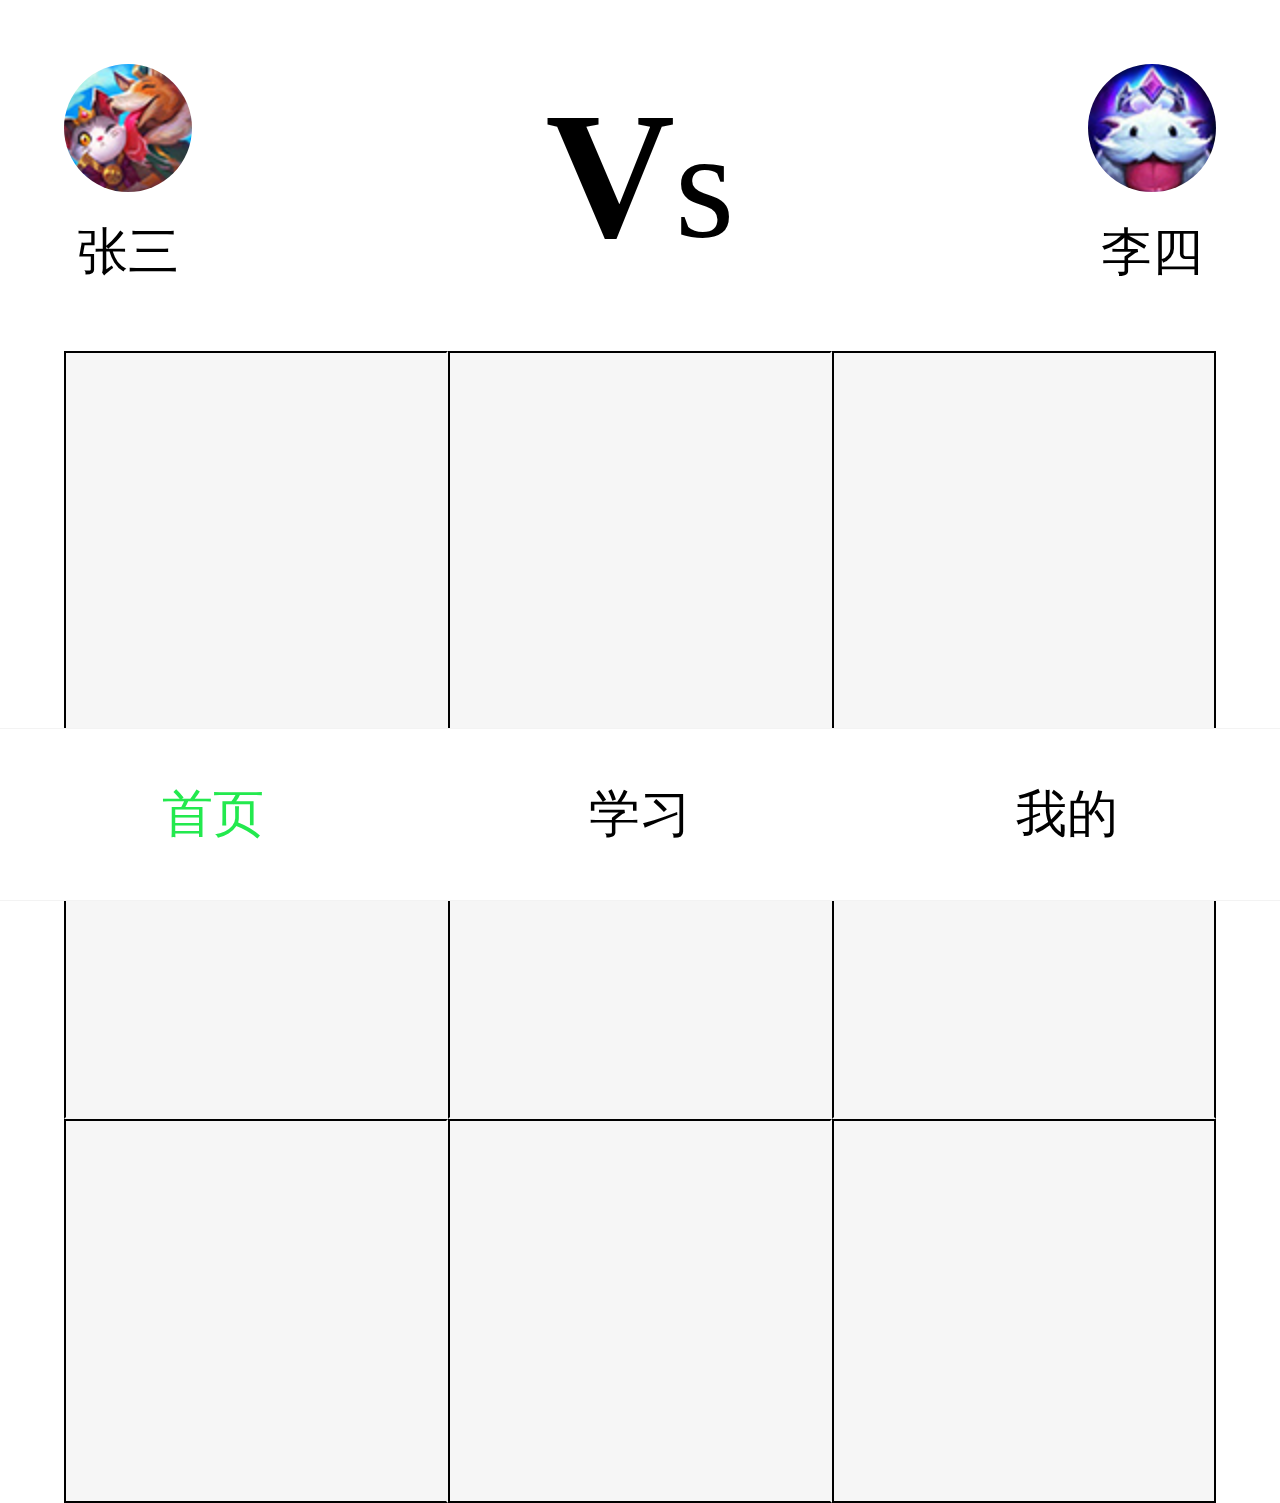
<file: index.html>
<!doctype html><html lang="en"><head><meta charset="utf-8"/><link rel="icon" href="./favicon.ico"/><meta name="viewport" content="width=device-width,initial-scale=1"/><meta name="theme-color" content="#000000"/><meta name="description" content="Web site created using create-react-app"/><title>feelChin</title><script defer="defer" src="./static/js/main.4b690838.js"></script><link href="./static/css/main.fe9390d1.css" rel="stylesheet"></head><body><div id="root"></div></body></html>
</file>
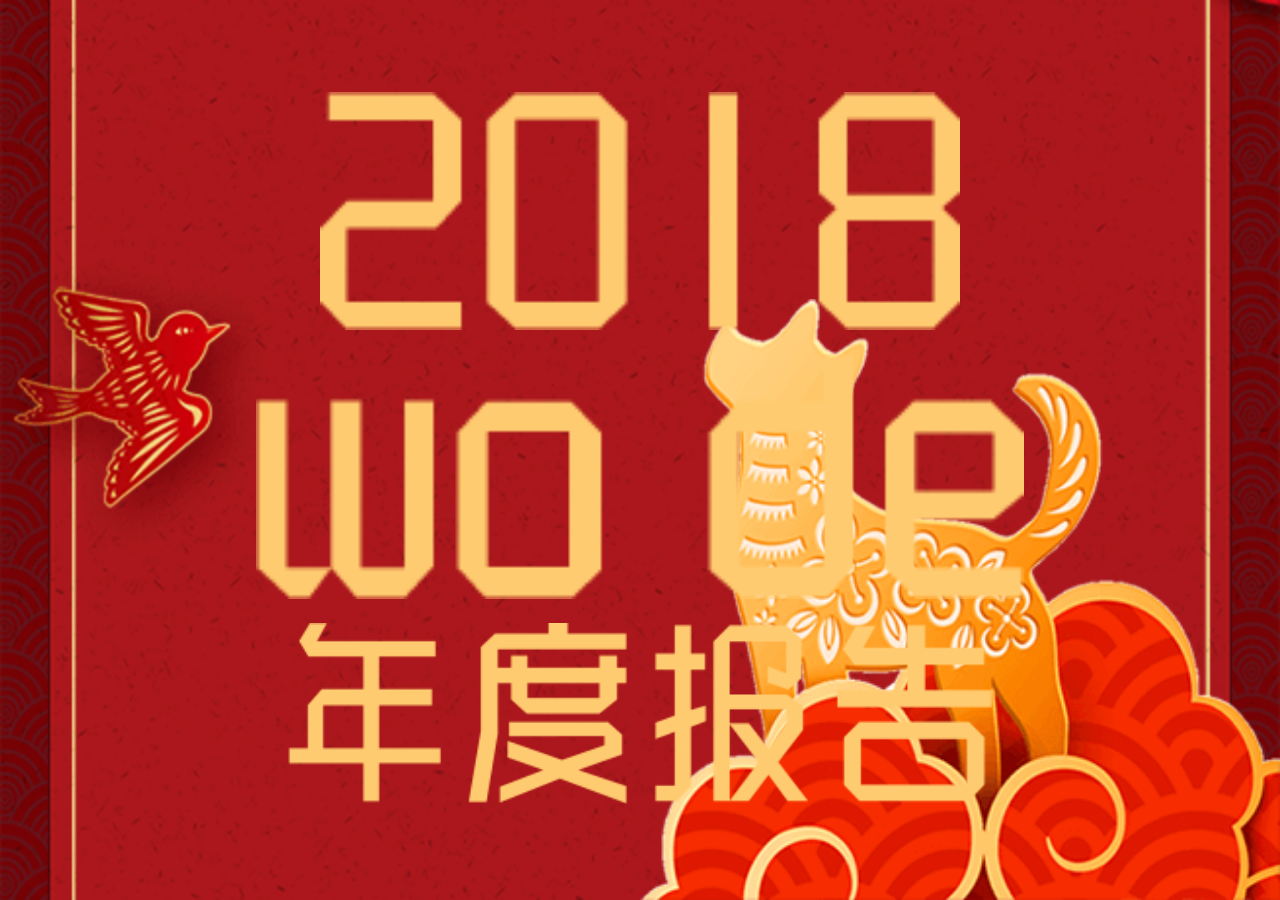
<file: demo/demo0/index.html>
<!DOCTYPE html>
<html>
<head>
<meta charset="utf-8">
<meta name="viewport" content="width=device-width,initial-scale=1,maximum-scale=1,user-scalable=no">
	<title></title>
<link rel="stylesheet" type="text/css" href="css/index.css">
</head>
<body>
<div class="swiper-container">
    <div class="swiper-wrapper">
        <div class="swiper-slide red">
        	<section>
        		<img id="bg" src="images/swiper_1/bg.png">
        		<img id="dog" src="images/swiper_1/dog.png">
        	</section>
        	<div>
        		<figure><img src="images/swiper_1/2018.png"></figure>
        		<figure><img src="images/swiper_1/wd.png"></figure>
        		<figure><img src="images/swiper_1/ndbg.png">	</figure>
        	</div>

        </div>
        <div class="swiper-slide blue">
            <section id="swiper_2_bg">
                <div>loser</div>
                <audio id="audio" src="audio/loser.mp3"></audio>
                <canvas width="300" height="300" id="canvas"></canvas>
                <div>
                    <img id="music_kz" src="images/swiper_2/play.png">
                </div>
                <section id="aa"></section>
            </section>
        </div>
        <div class="swiper-slide green">
            <section class="swiper_3_bg">
                <img  src="images/swiper_3/3.png">
                <img  src="images/swiper_3/4.png">
                <img  src="images/swiper_3/5.png">
                <img  src="images/swiper_3/6.png">
                <img  src="images/swiper_3/7.png">
                <img  src="images/swiper_3/8.png">
                <img  src="images/swiper_3/9.png">
                <img  src="images/swiper_3/10.png">
                <img  src="images/swiper_3/11.png">
                <img  src="images/swiper_3/12.png">
                <img  src="images/swiper_3/1.png">
                <img  src="images/swiper_3/2.png">
            </section>
        </div>
        <div class="swiper-slide yellow">
            <section>
                <img id="swiper_4_bg" src="images/swiper_4/bg.png">
            </section>
            <div>
                <img id="s2019" src="images/swiper_4/2019.png">
                <img id="xnkl" src="images/swiper_4/xnkl.png">
            </div>
        </div>

    </div>
</div>
<script src="js/jquery.min.js"></script>
<script src="js/swiper.min.js"></script>
<script src="js/music.js"></script>

<script>  
    let flag = true;
    const imgload = function(){
        let img = document.querySelectorAll(".swiper_3_bg img");
        for (let i = 0; i < img.length; i++) {
            img[i].style.height = 'auto';
            img[i].style.top = Math.floor(Math.random()*( 72 - 22 + 1) + 22) + '%';
            img[i].style.left = Math.floor(Math.random()*( 80 - 20 + 1) + 20) + '%';
            img[i].style.width = 8 + '%';
            img[i].style.transform = `translate3d(-50%,-50%,0) rotate(` + Math.random() * 180 + `deg)`;
            img[i].addEventListener('click',function(){
                if(img[i].classList.contains('active')){
                    img[i].classList.remove('active');
                }else{
                    img[i].classList.add('active');
                }
            })
        };
    };

    var mySwiper = new Swiper ('.swiper-container', {
        direction: 'vertical', // 垂直切换选项
        speed:600,
        on: {
            init: function(){

            },
            slideNextTransitionStart: function(){
                if(document.querySelector('.swiper-slide-active').classList.contains('green') && flag == true){
                    imgload();
                    flag = false;
                }
            }
        },
    })      
  </script>

</body>
</html>
</file>
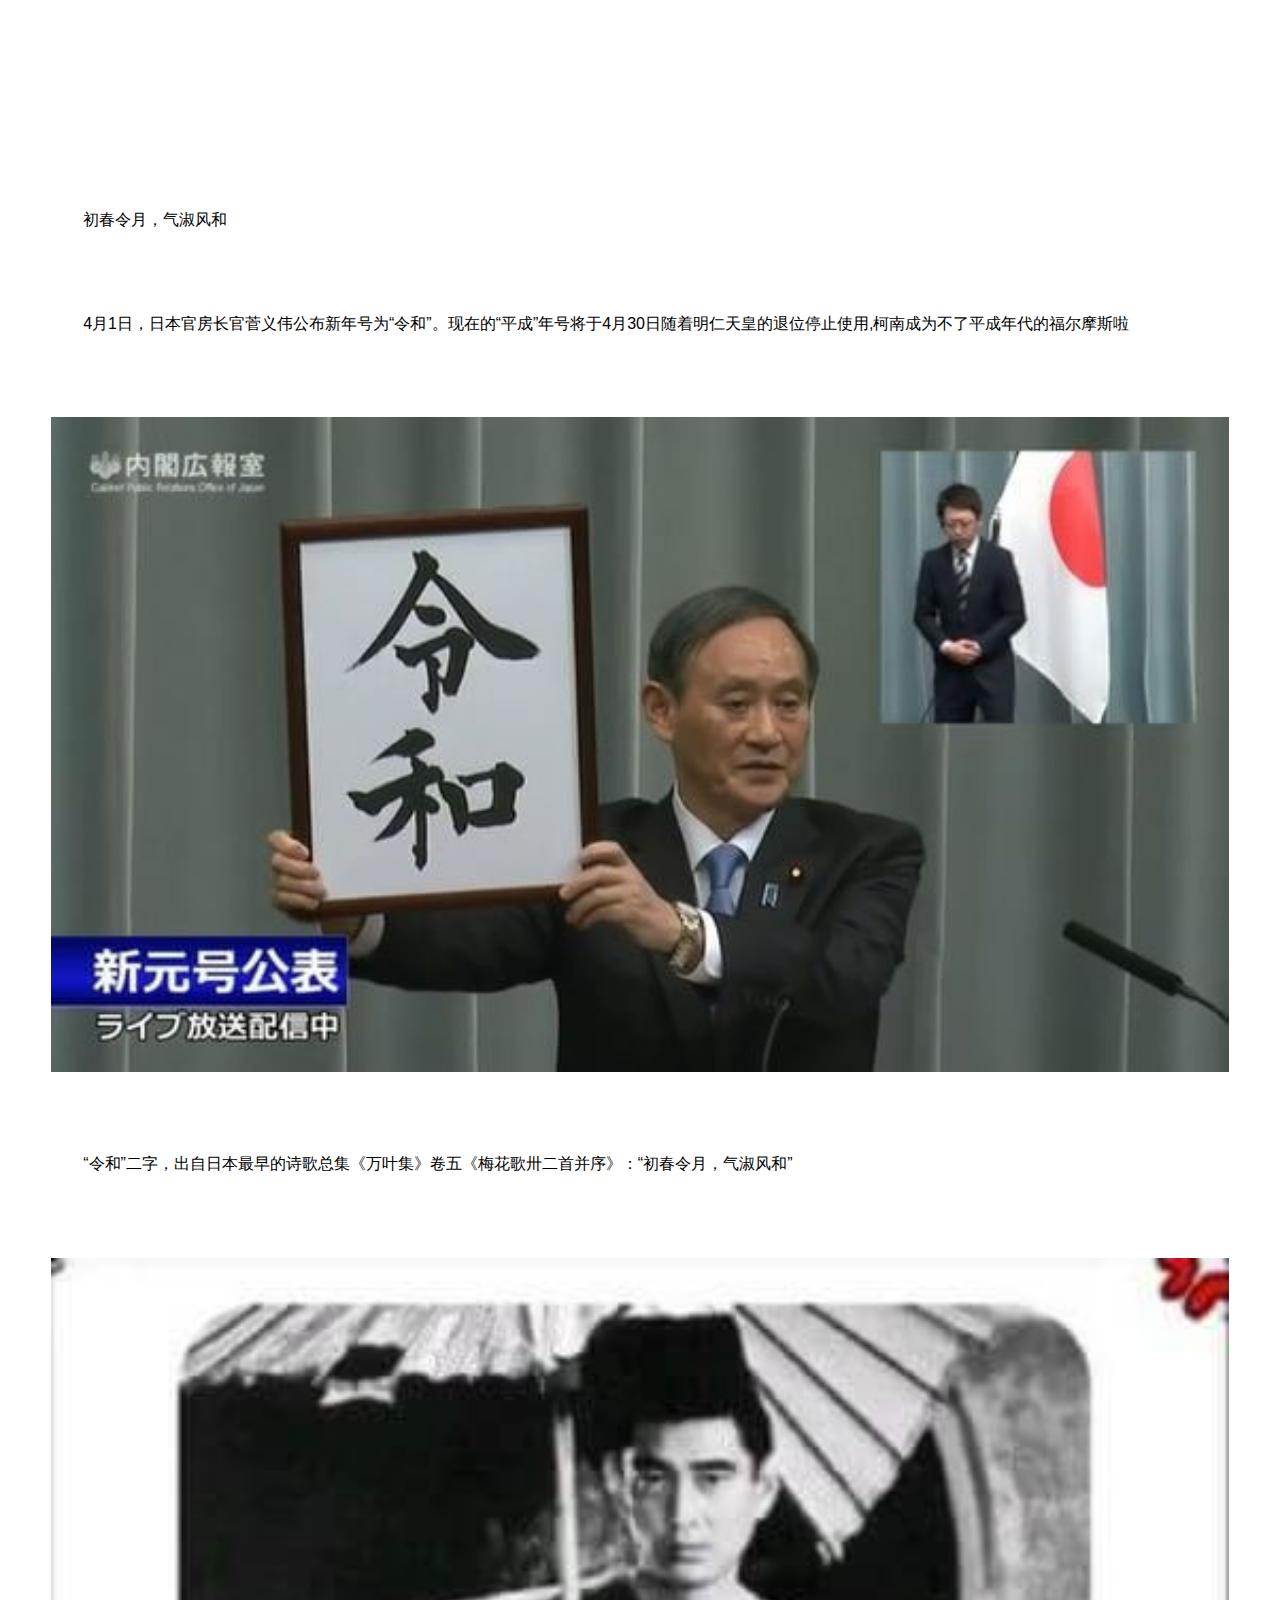
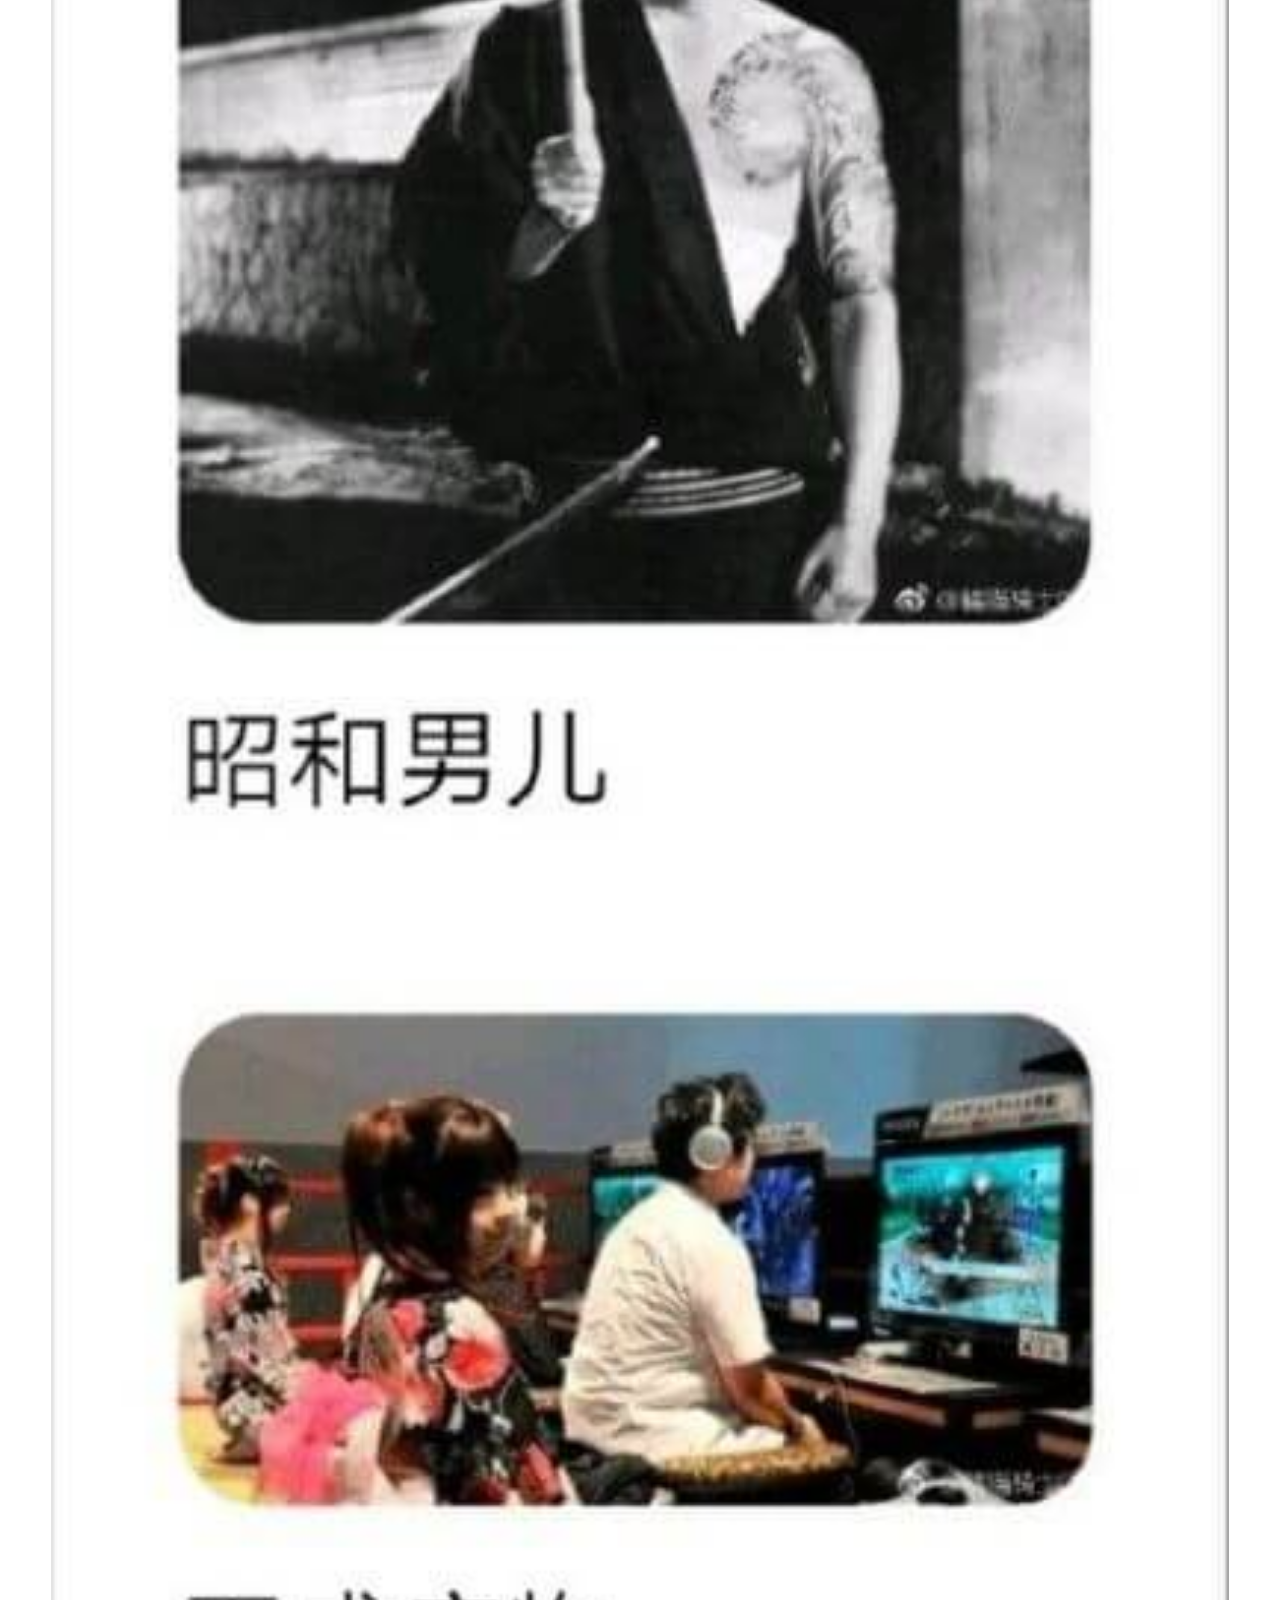
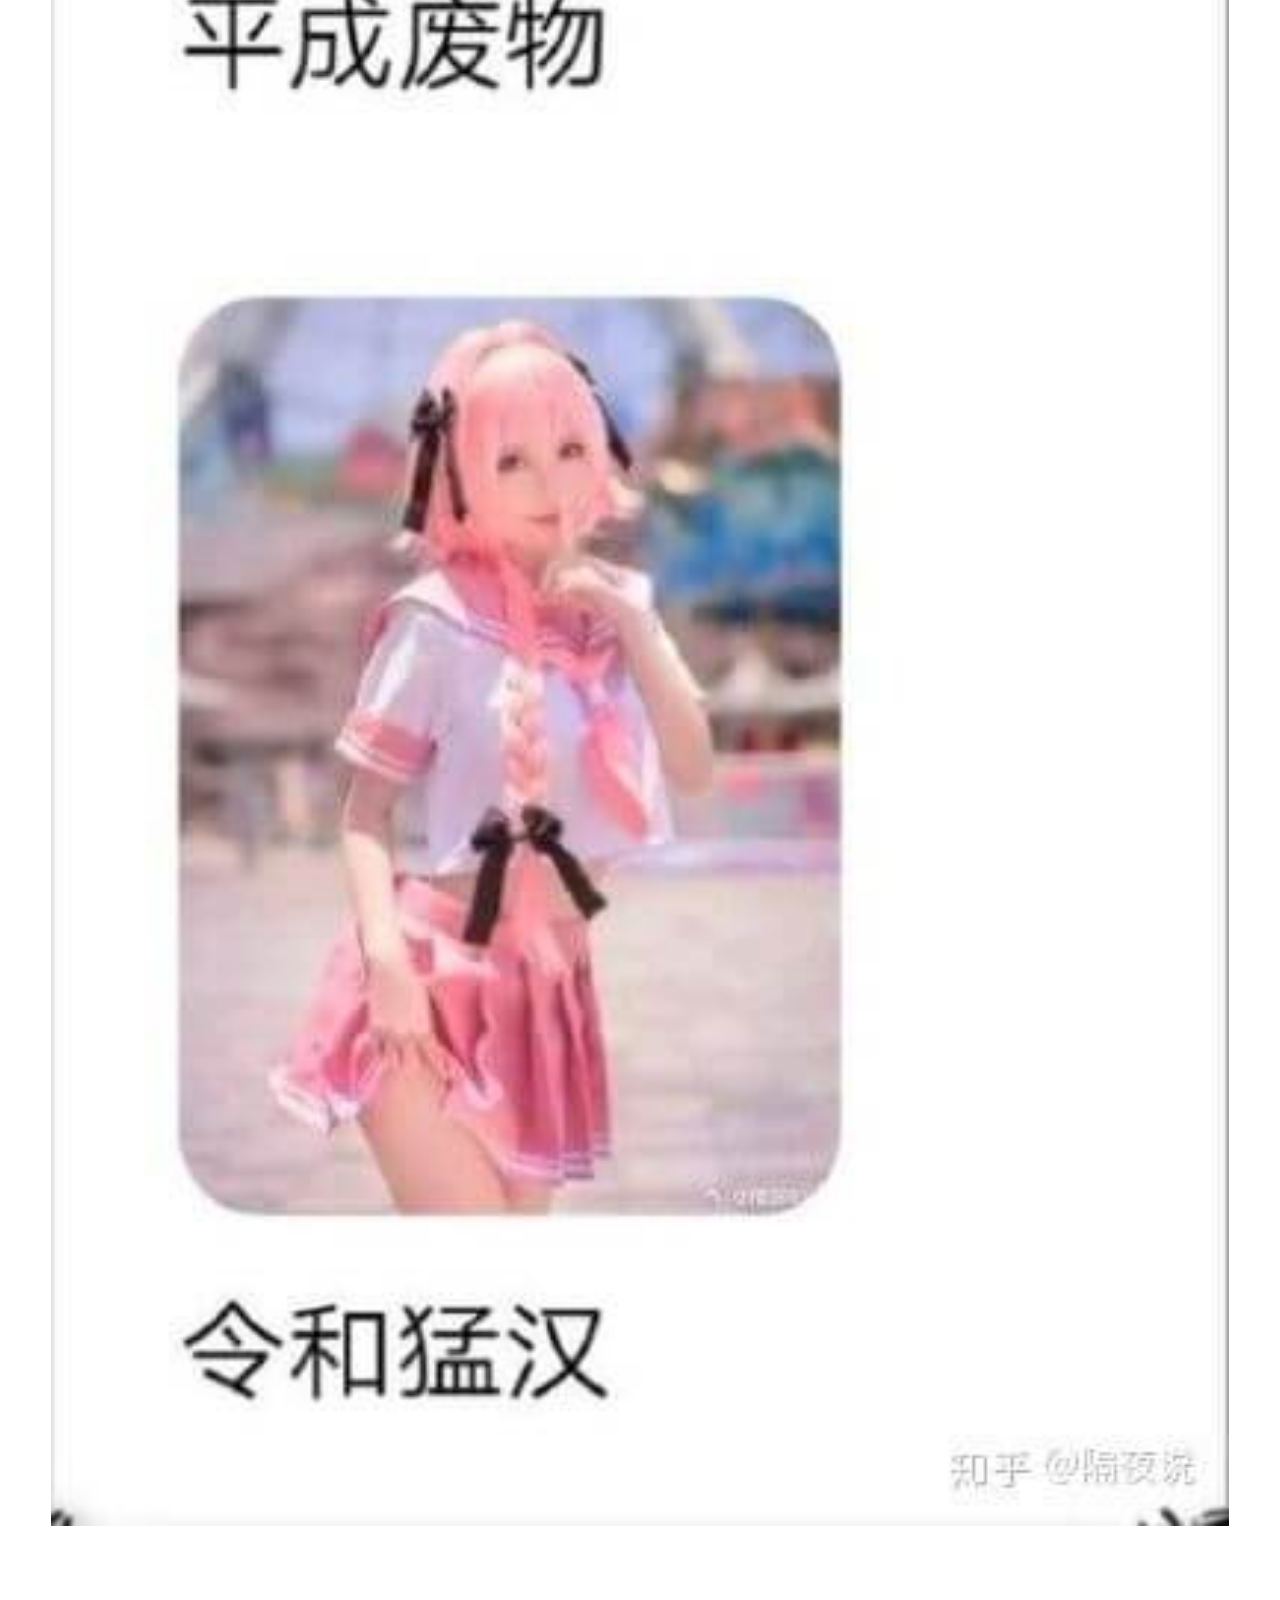
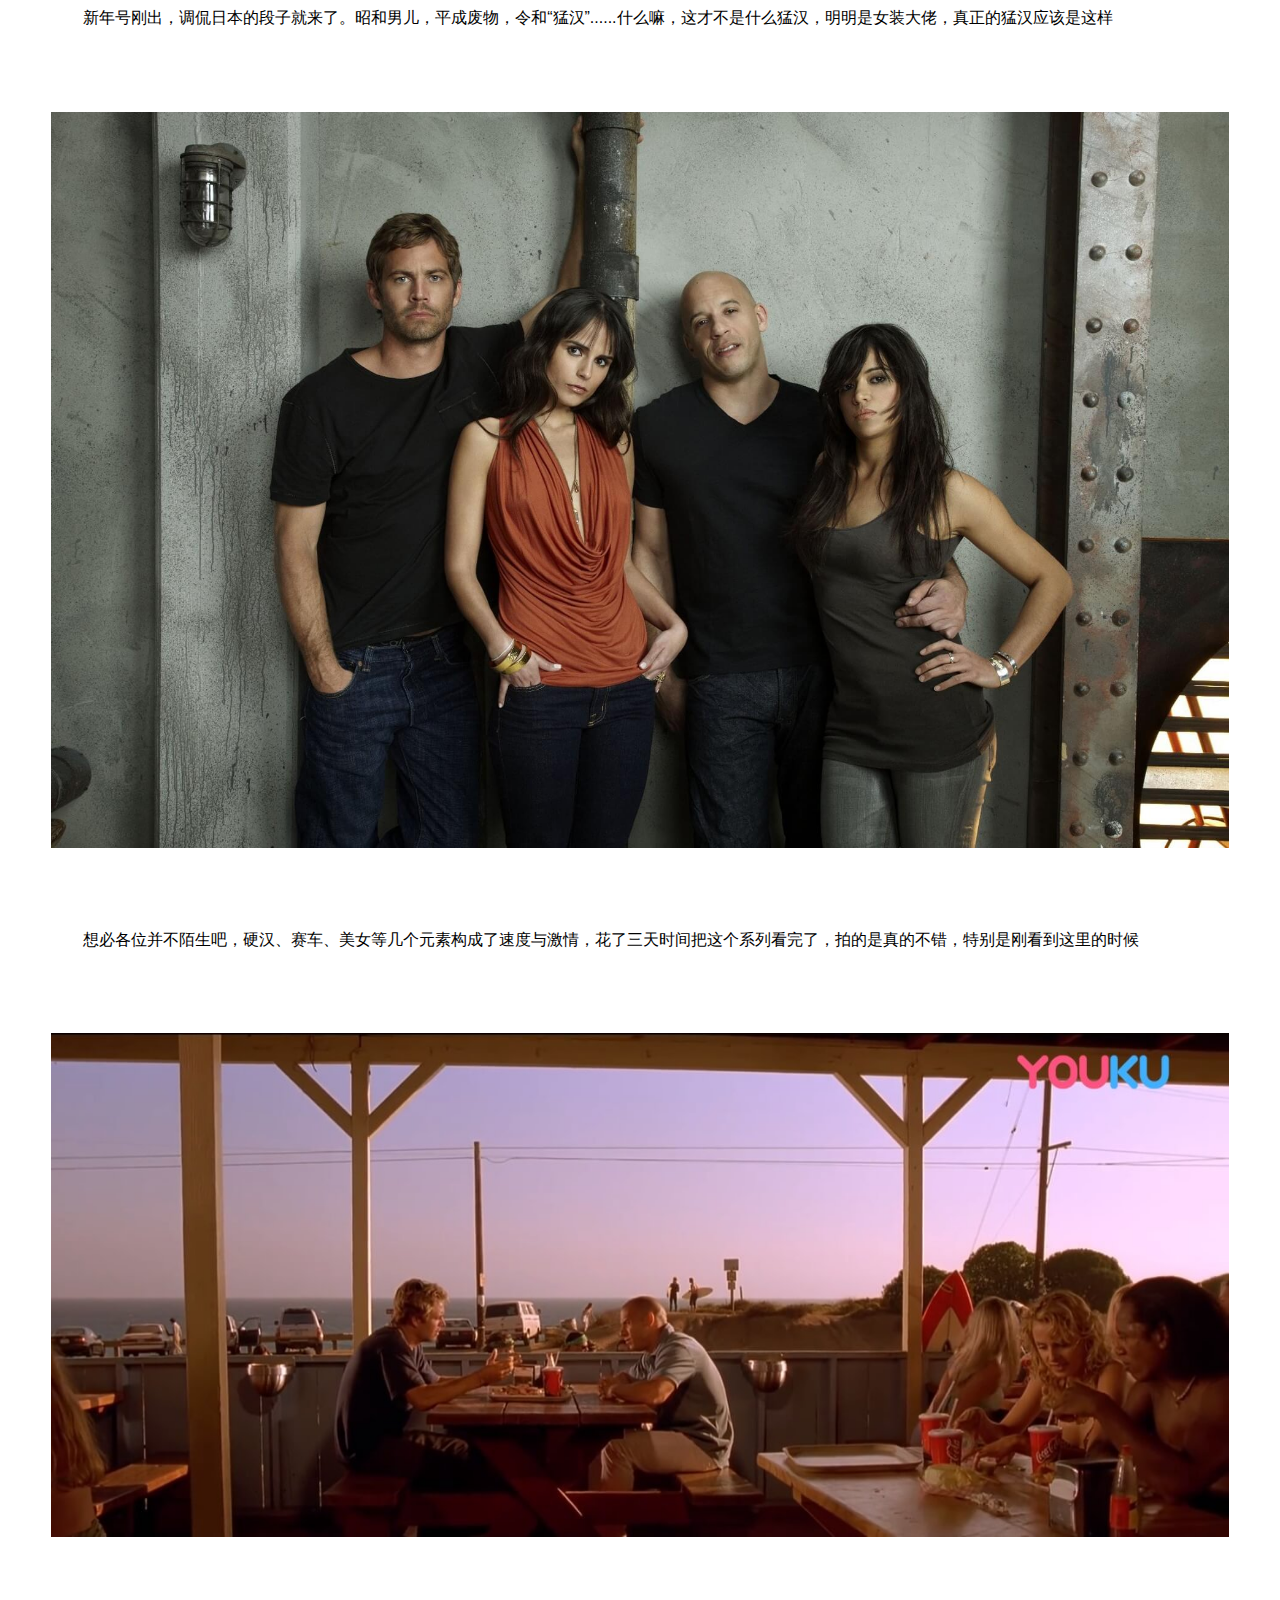
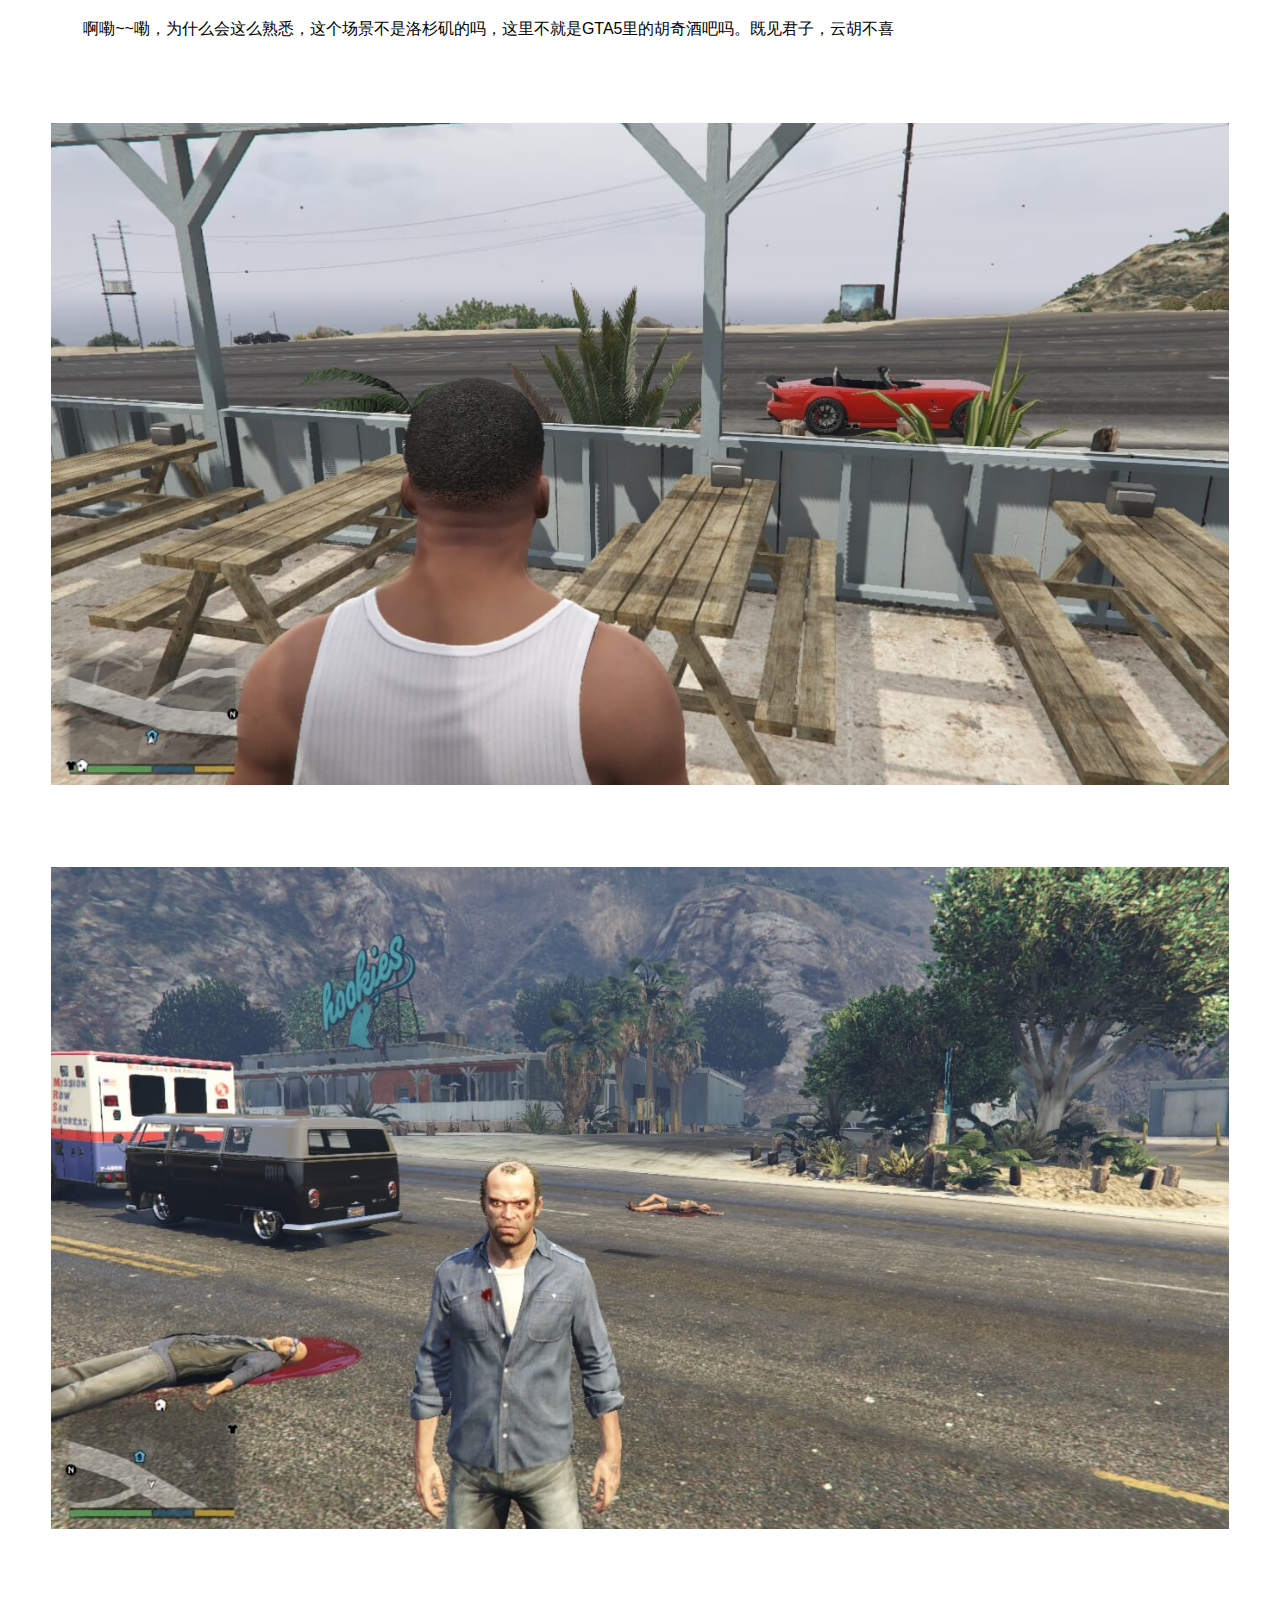
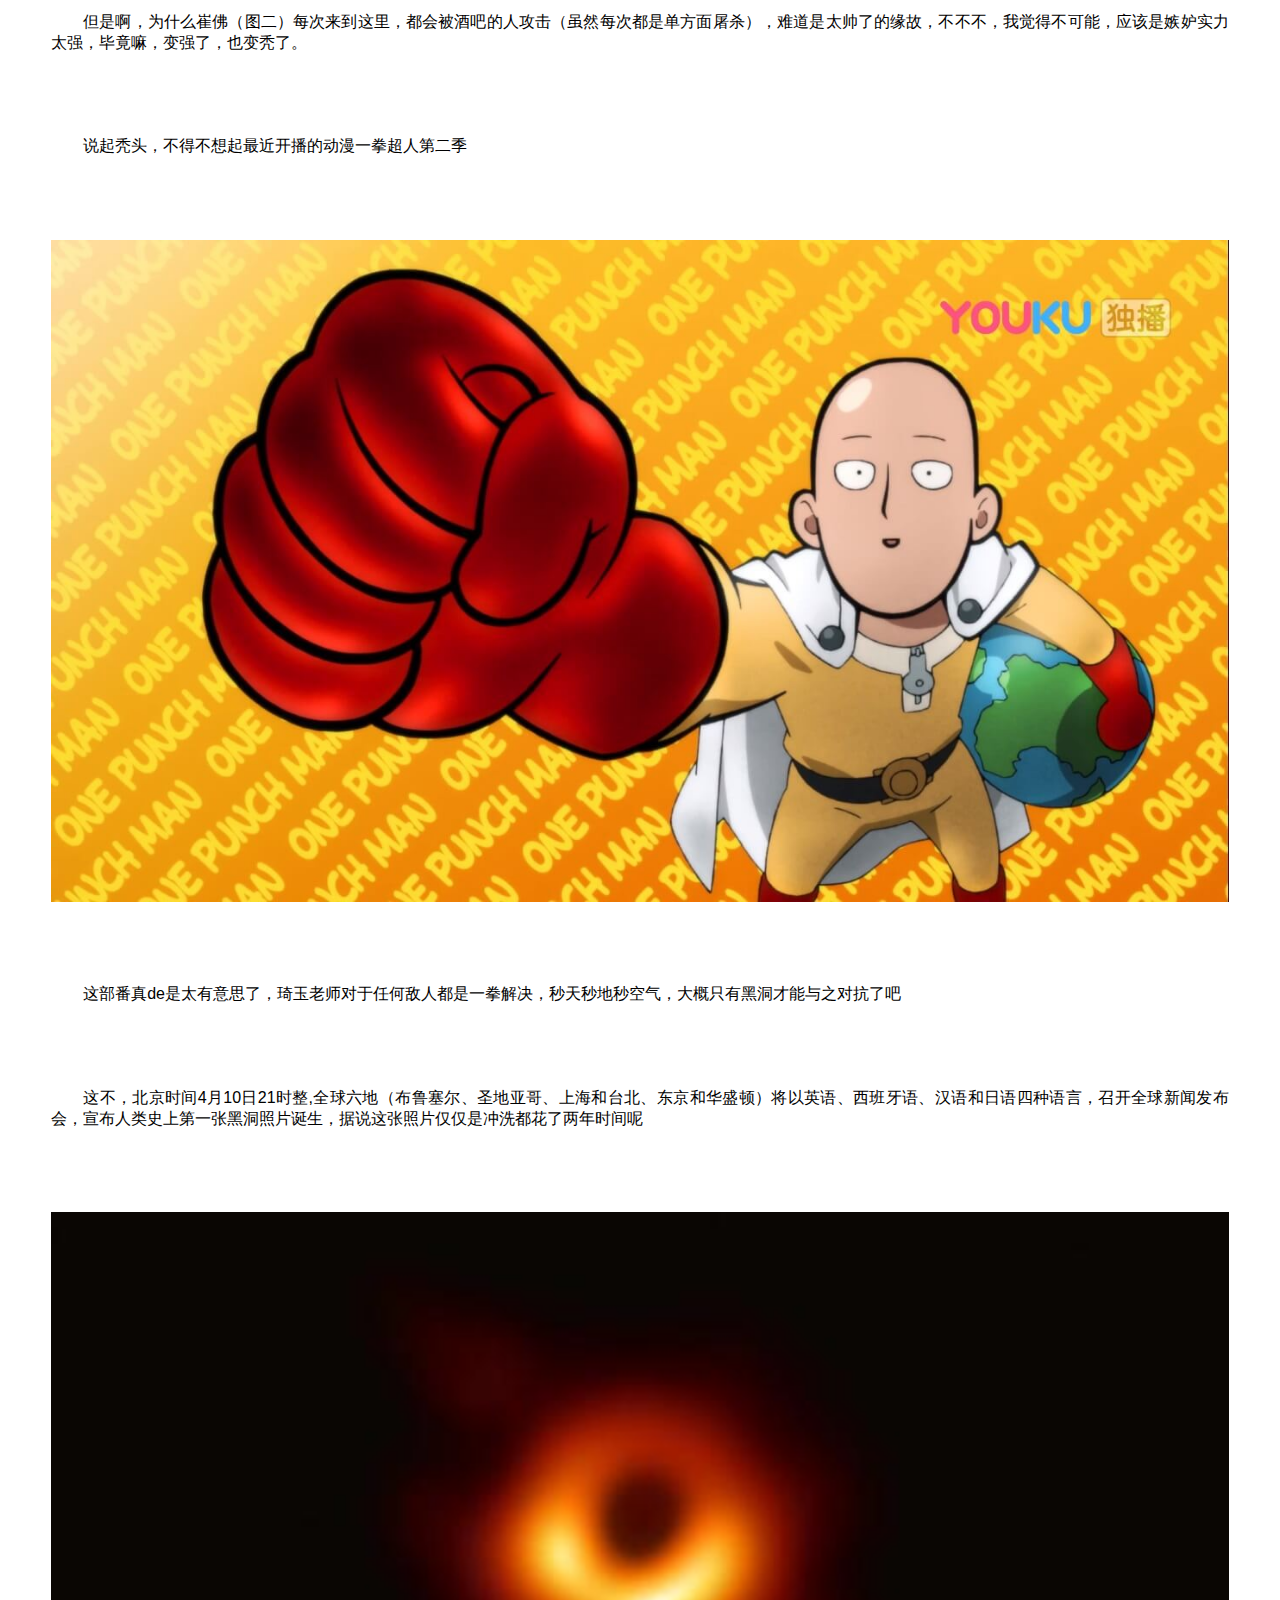
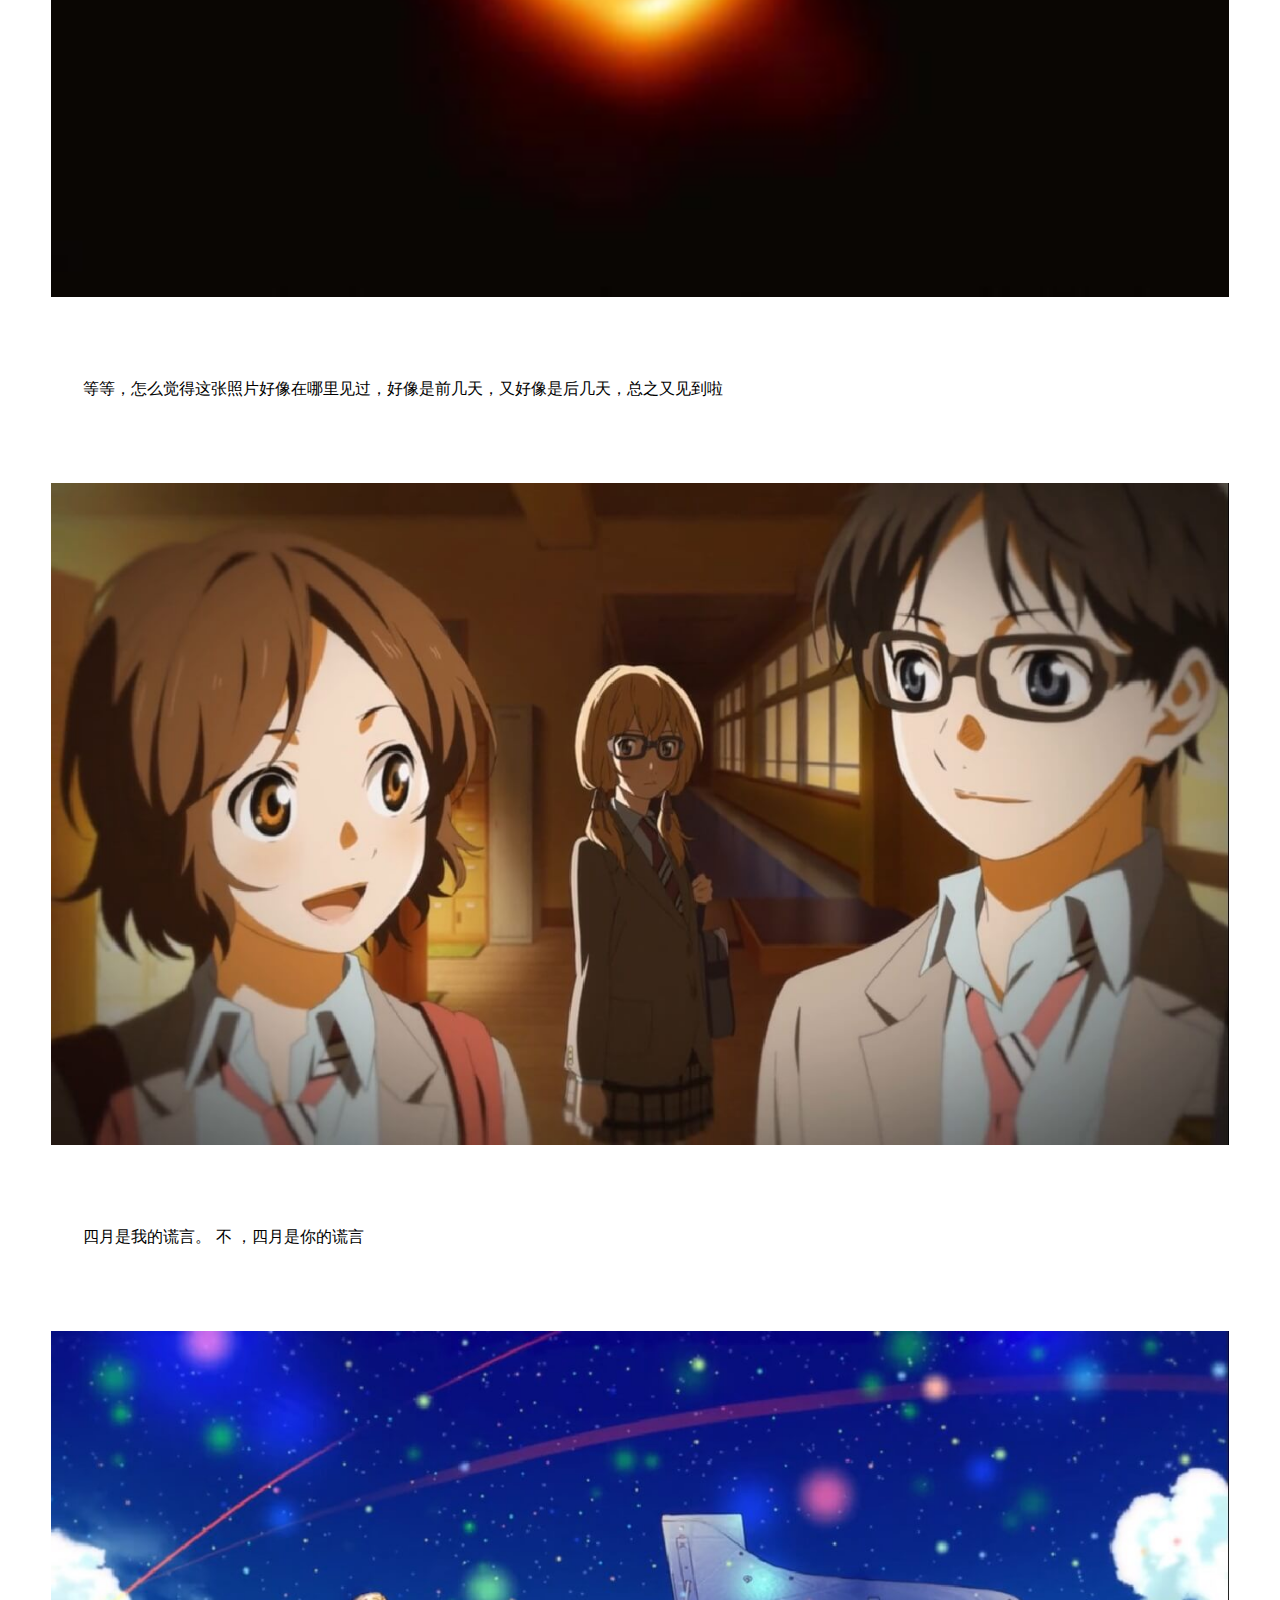
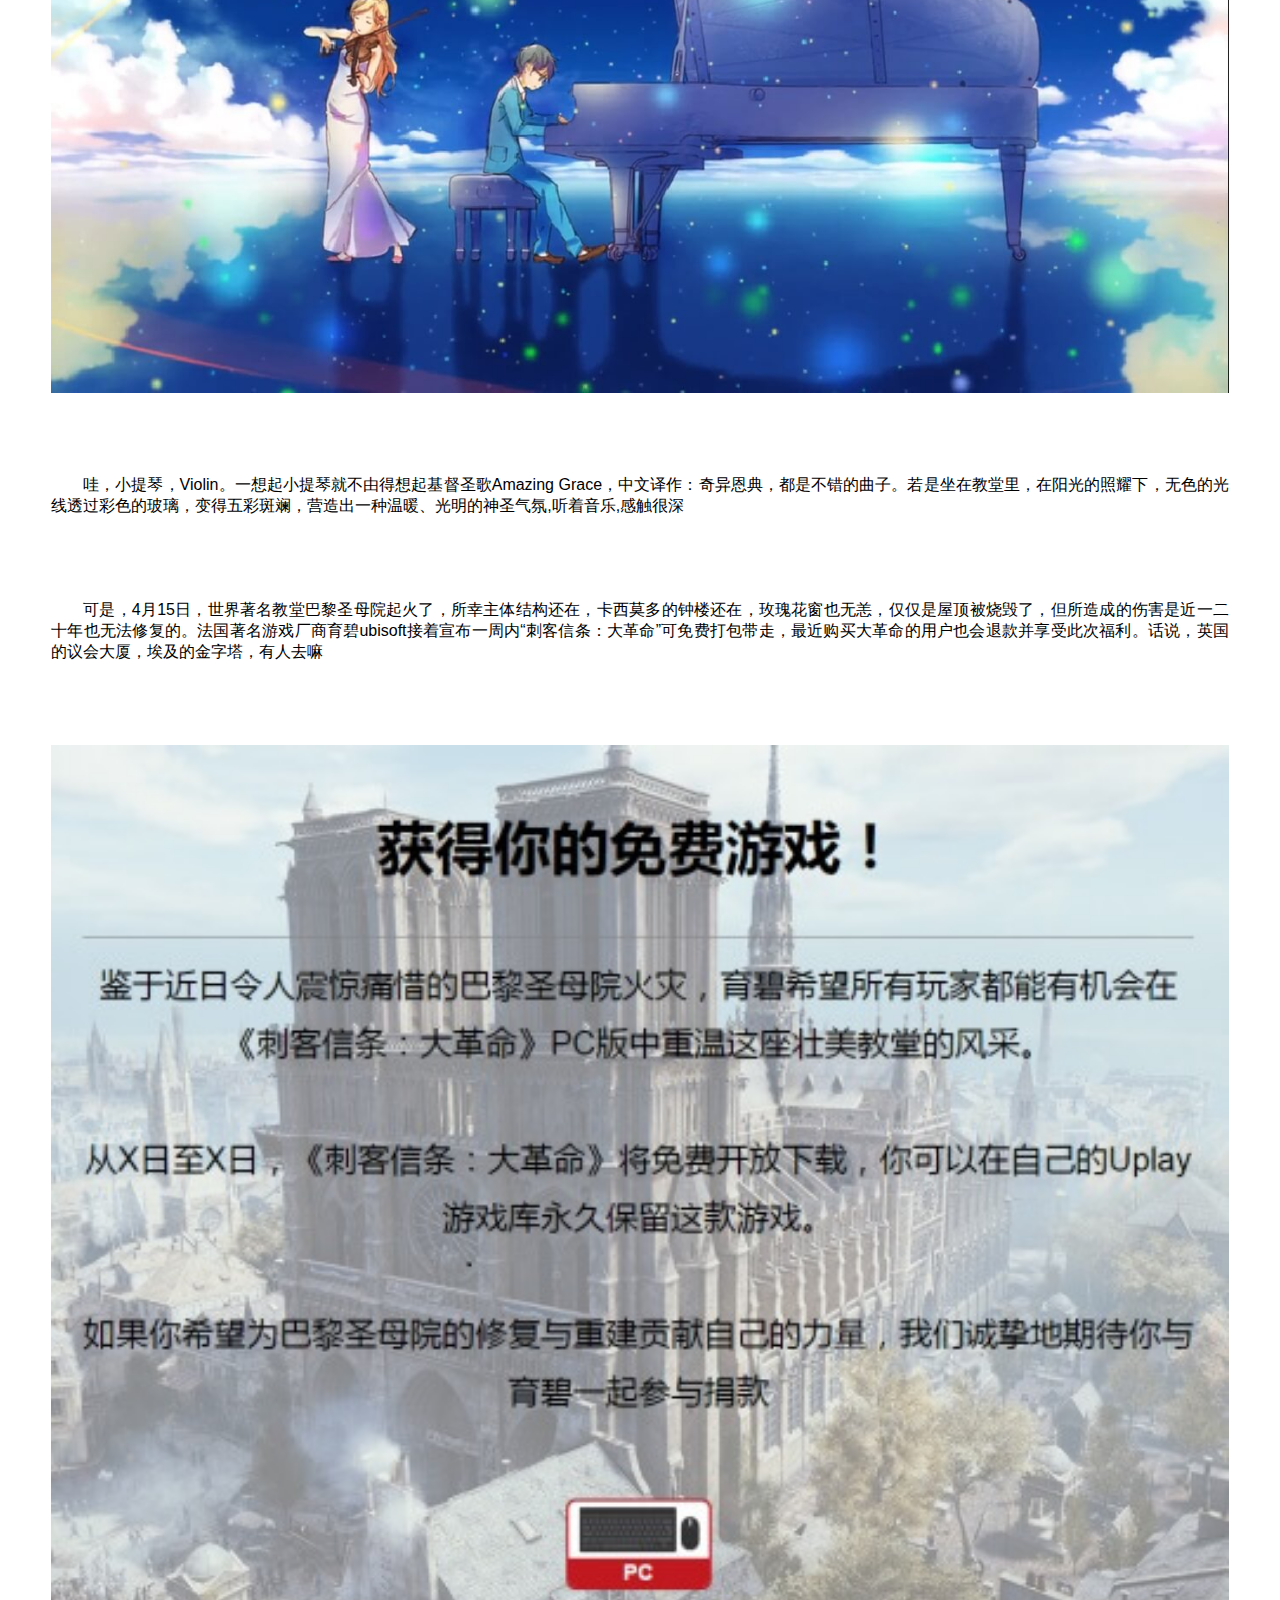
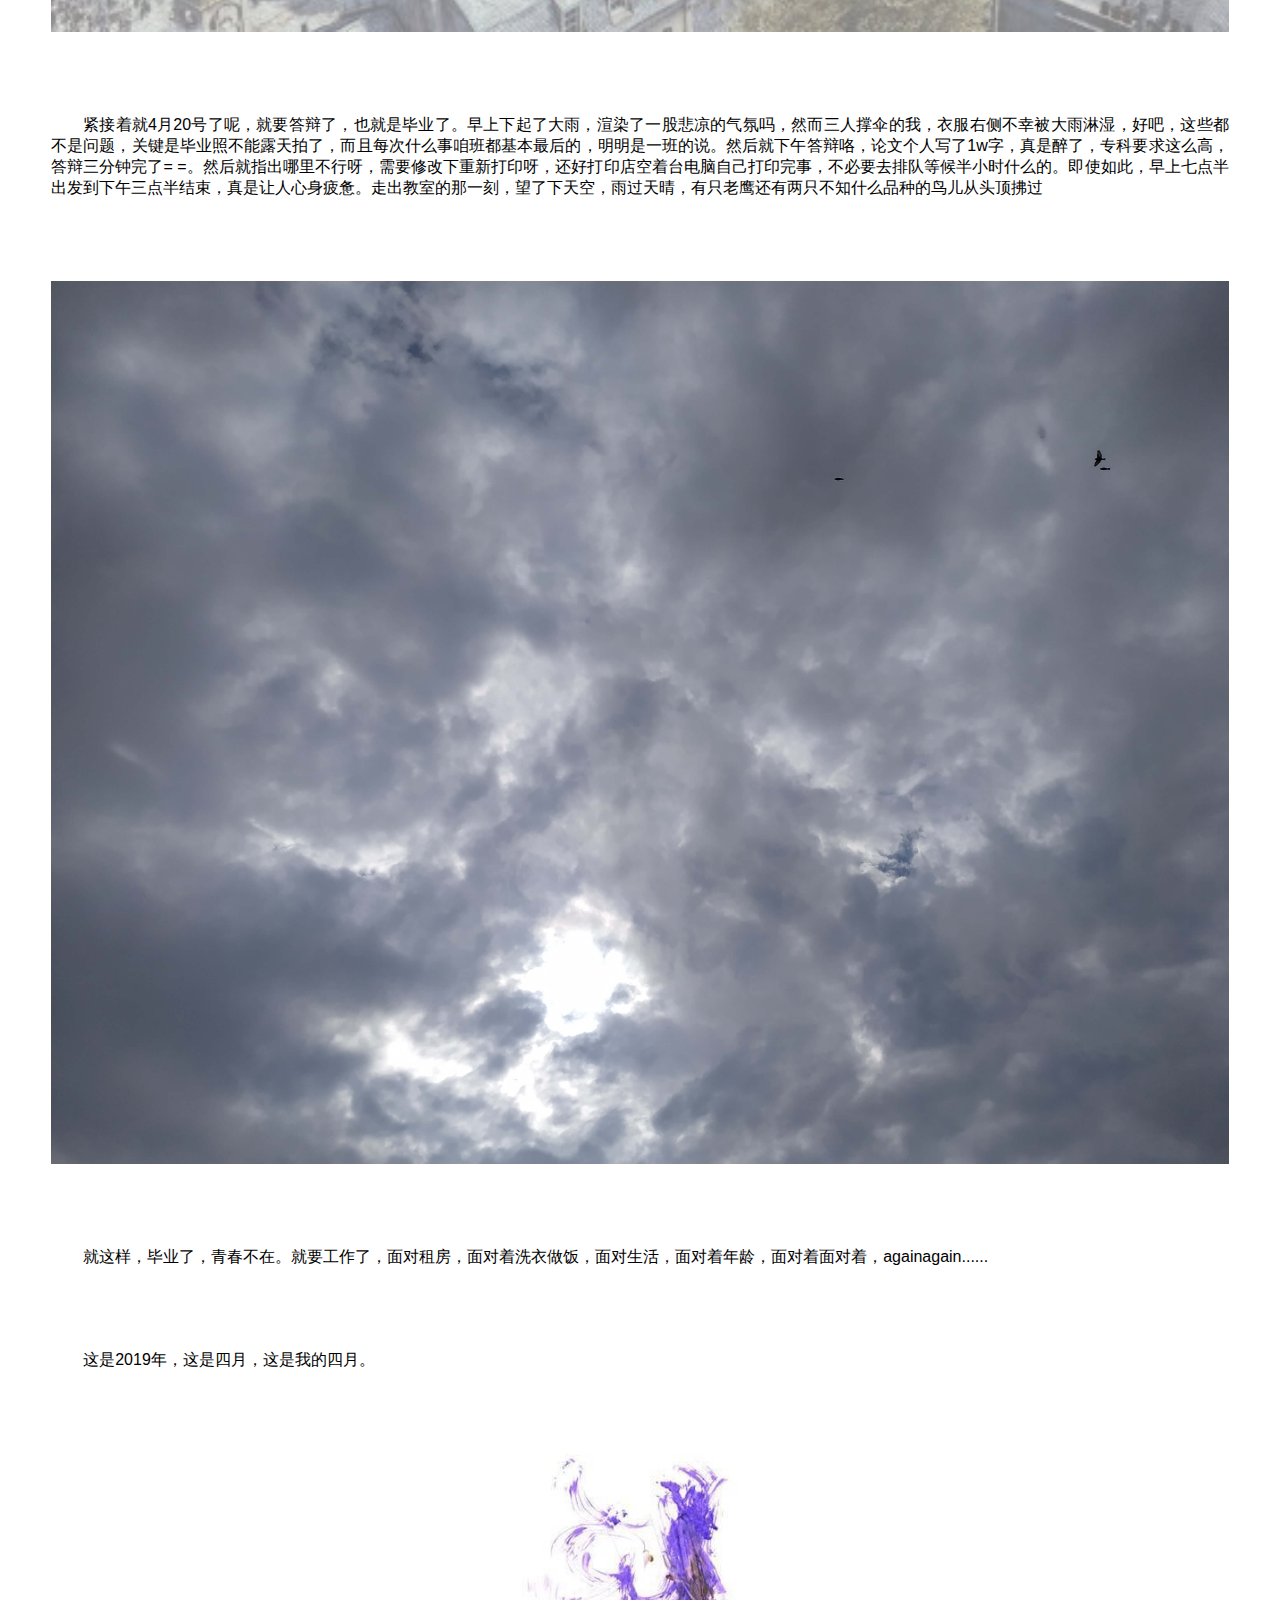
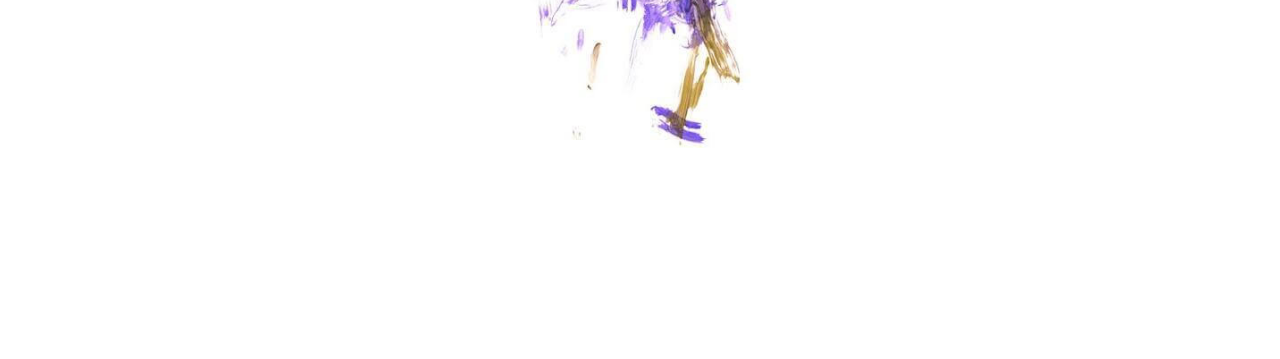
<file: demo/demo1/index.html>
<!DOCTYPE html><html lang=en><head><meta charset=utf-8><meta http-equiv=X-UA-Compatible content="IE=edge"><meta name=viewport content="width=device-width,initial-scale=1"><title>四月是我的谎言</title><link href=css/app.c54496db.css rel=preload as=style><link href=js/app.16b5bbd2.js rel=preload as=script><link href=js/chunk-vendors.f3d09703.js rel=preload as=script><link href=css/app.c54496db.css rel=stylesheet></head><body><div id=app></div><script src=js/chunk-vendors.f3d09703.js></script><script src=js/app.16b5bbd2.js></script></body></html>
</file>
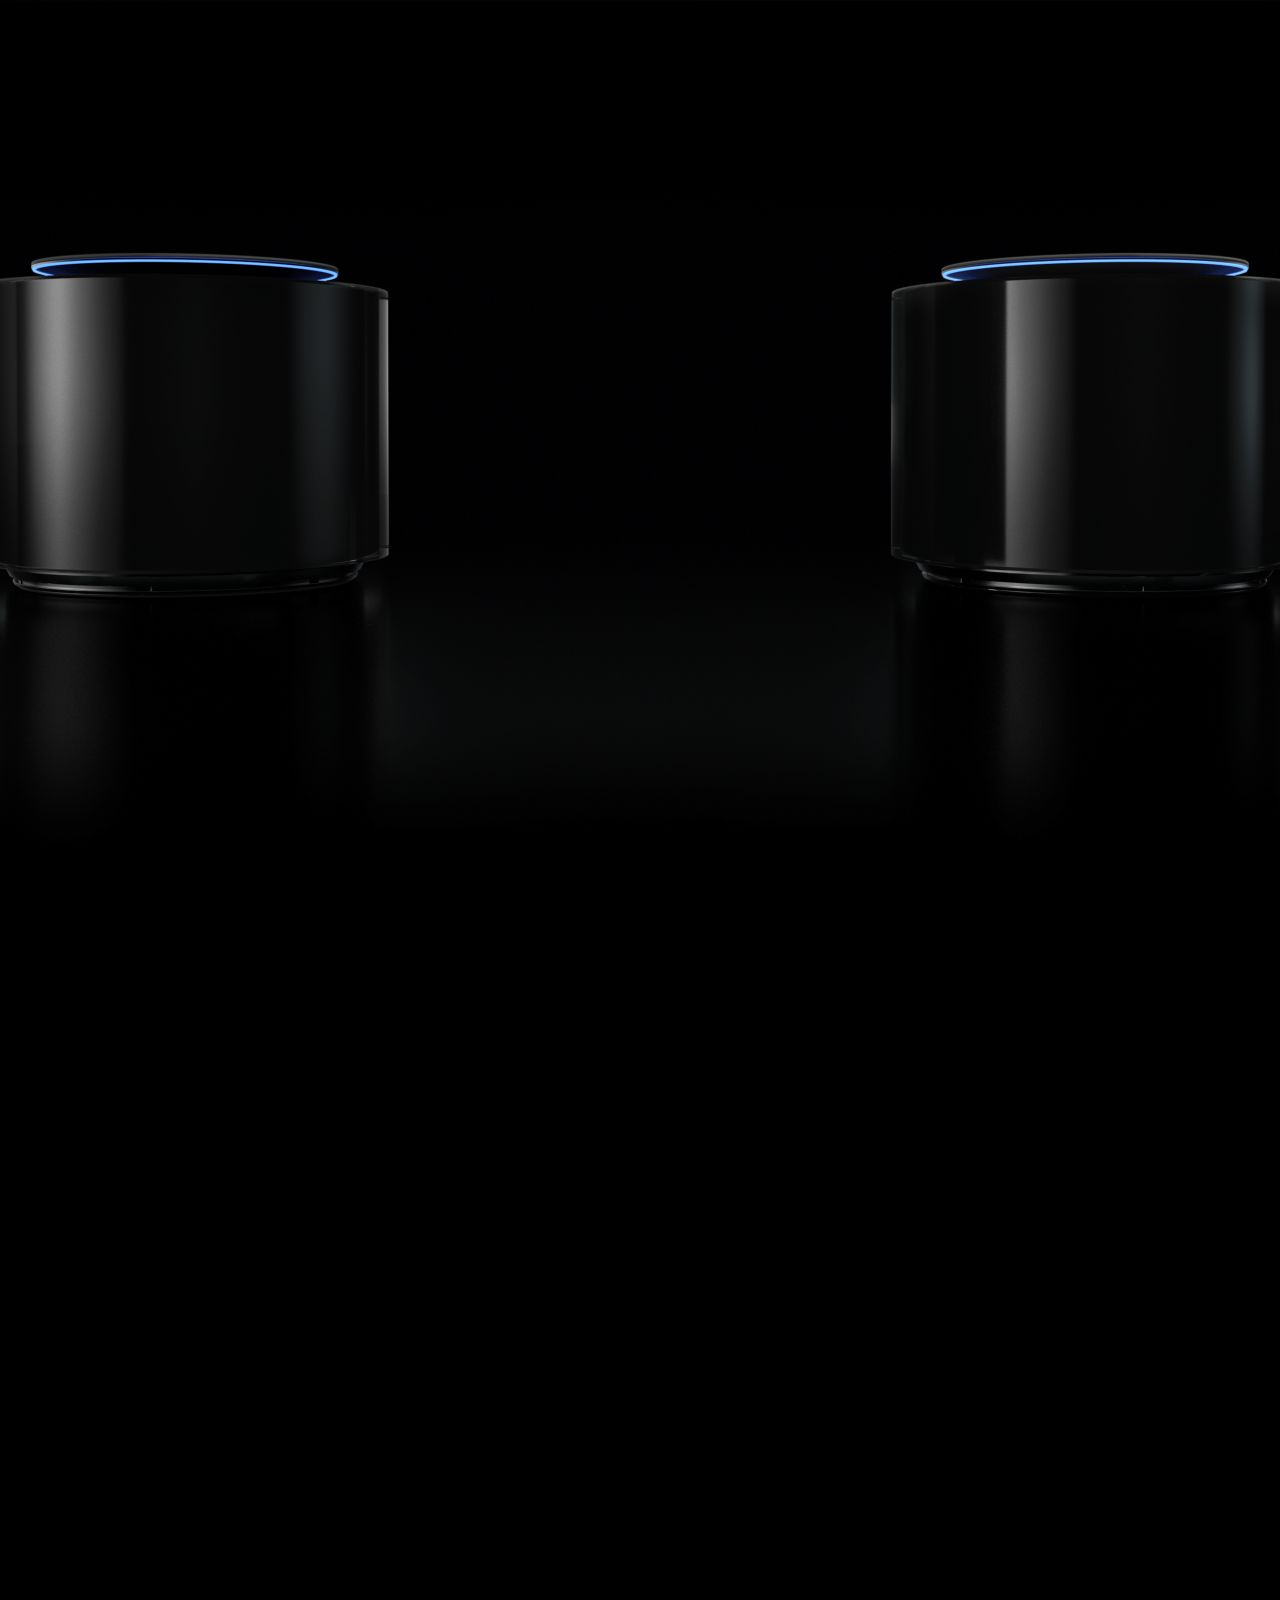
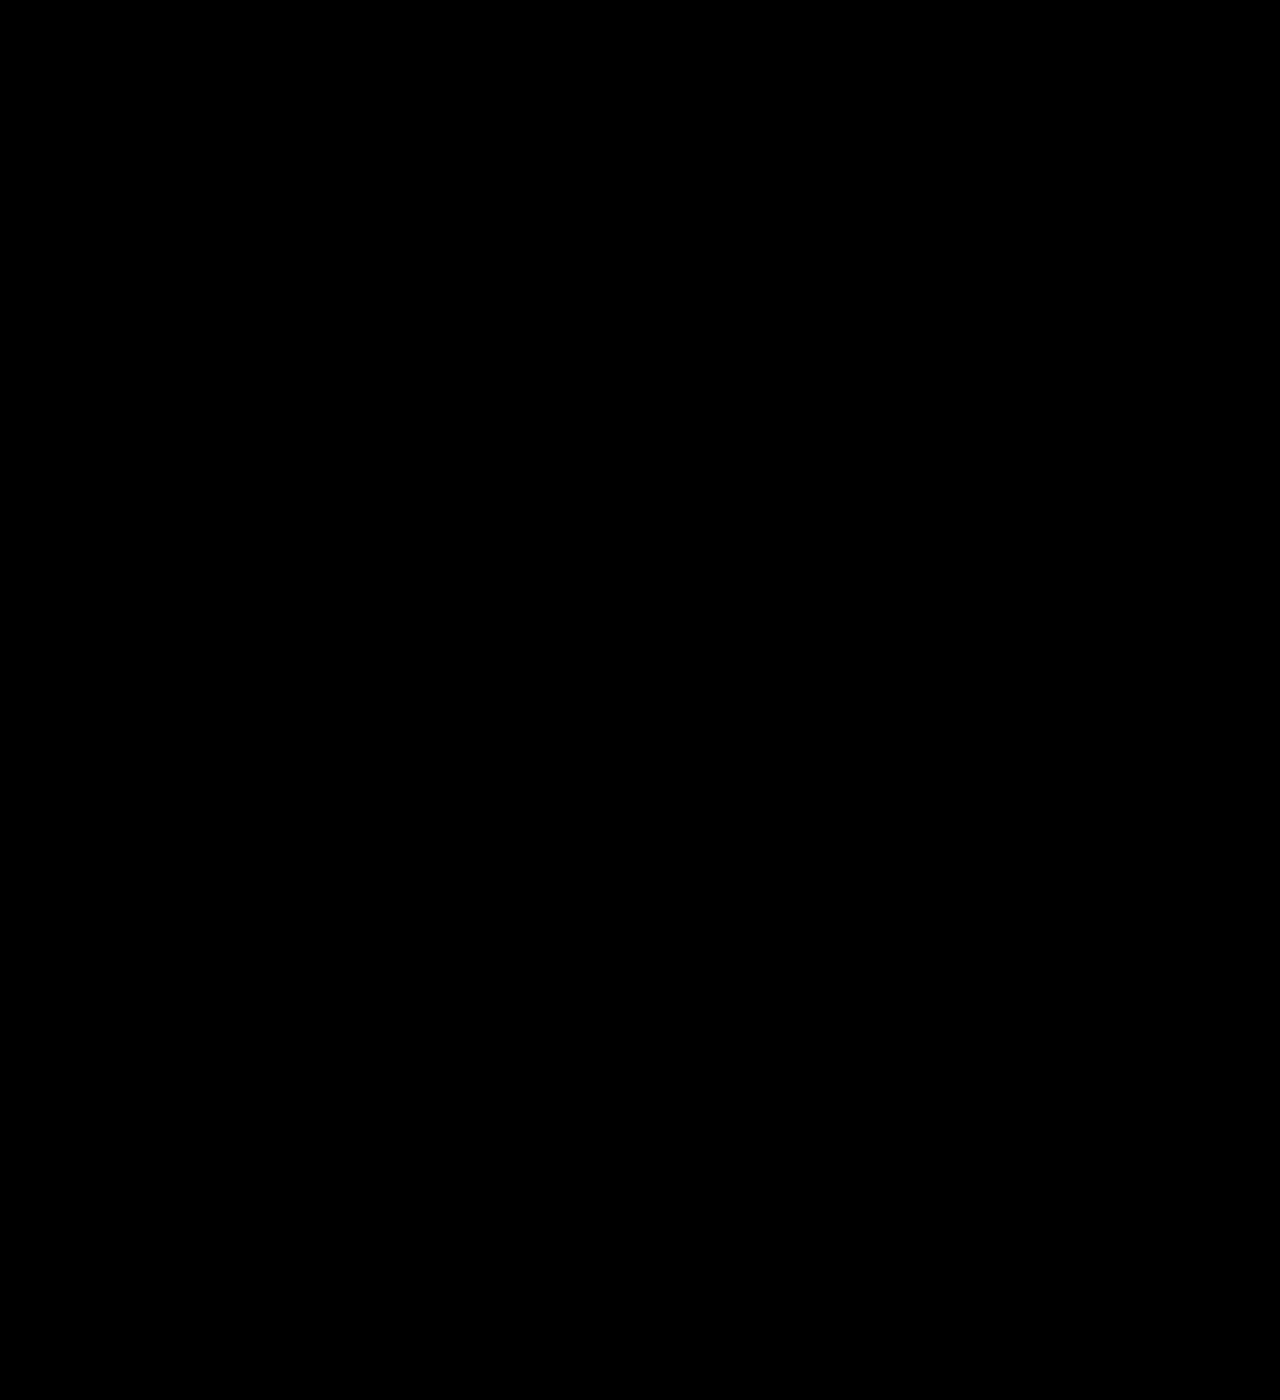
<file: demo/demo10/index.html>
<!DOCTYPE html>
<html lang="en">
<head>
    <meta charset="UTF-8">
    <meta http-equiv="X-UA-Compatible" content="IE=edge">
    <meta name="viewport" content="width=device-width, initial-scale=1.0">
    <link rel="stylesheet" href="css/index.css">
    <title>滚动控制-帧图片仿视频进度展示</title>
</head>
<body>
    <div class="scrollContainer">
        <div class="scrollItem scrollItem1">
            <div class="imageSequence">
                <div class="canvasContainer">
                    <canvas width="1440" height="900"></canvas>
                </div>
            </div>
        </div>
    </div>
</body>
<script>
    // function loadImages() {
    //     const loadNextImage = (src) => {
    //         const img = new Image();
    //         // 这里是同步加载图片，有性能问题，可优化为异步
    //         img.onload = (e) => {
    //             imagesManager.push(img)
    //             if (imagesManager.length === imagesLength) {
    //                 // 所有图片加载完成后回调方法
    //                 imagesLoadComplete()
    //             }
    //         }
    //         img.src = src;
    //         if (images.length === 0) return;
    //         loadNextImage(images.shift())
    //     }
    //     loadNextImage(images.shift());
    // }

    const scrollFun = (imagesLength, baseUrl, element) => {
        let images = []; // 图片路径数组集合
        for (let i = 0; i < imagesLength; i++) {
            images.push(baseUrl + i + '.png')
        }

        let imagesManager = [];
        let canvas = element.querySelector('canvas');
        let context = canvas.getContext('2d');
        // 加载图片

        async function loadImages() {
            let promise = function (url) {
                return new Promise((resolve, reject) => {
                    const img = new Image();
                    img.src = url;
                    img.onload = function () {
                        imagesManager.push(img)
                        resolve(img);
                    }
                })
            }
            const promises = images.map(i => promise(i)); //实现并行加载
            const results = await Promise.all(promises);
            results.forEach((image, index) => {
                if (index == imagesLength - 1) {
                    run()
                }
            });
        }

        function init() {
            window.addEventListener('scroll', handleScroll)
            // 执行加载每一帧的所有图片
            loadImages();
        }

        init();

        let scrollIndex = 0; // 当前滚动进度待显示的图片索引值
        let scrolled = 0; // 当前滚动进度待显示的图片百分比
        let currentIndex = 0; // 当前显示的图片索引值
        let raf = null;
        // 图片加载完成回调

        function run() {
            raf = window.requestAnimationFrame(draw)
        }

        function handleScroll() {
            const docElement = document.documentElement;
            const scrollHeight = element.scrollHeight;
            const clientHeight = document.body.clientHeight;
            const scrollTop = document.scrollTop;

   
            const {top,height} = element.getBoundingClientRect();
            // 根据滚动距离，等比例算出应该滚动到第几张图
            scrollIndex = Math.round(-top * imagesLength / (scrollHeight - clientHeight));
            scrolled = Math.min(Math.max(-top / (scrollHeight - clientHeight), 0), 1)

            if(scrollIndex >= imagesLength){
                scrollIndex = imagesLength
            }

            if(scrollIndex <= 0){
                scrollIndex = 0
            }

            if(scrolled >= 0.6){

            }
        }


        function draw() {
            if (currentIndex <= scrollIndex) {
                drawImages(imagesManager[currentIndex])
                currentIndex + 1 < scrollIndex && currentIndex++;
            } else if (currentIndex >= scrollIndex) {
                drawImages(imagesManager[currentIndex])
                currentIndex - 1 > scrollIndex && currentIndex--;
            }
            raf = window.requestAnimationFrame(draw)
        }

        // 画布画图
        function drawImages(img) {
            context.clearRect(0, 0, canvas.width, canvas.height);
            context.drawImage(img, 0, 0);
        }
    }

    window.addEventListener('load',function(){
        scrollFun(57,`img/sound/`,document.querySelector('.scrollItem1'))
    })
</script>
</html>
</file>
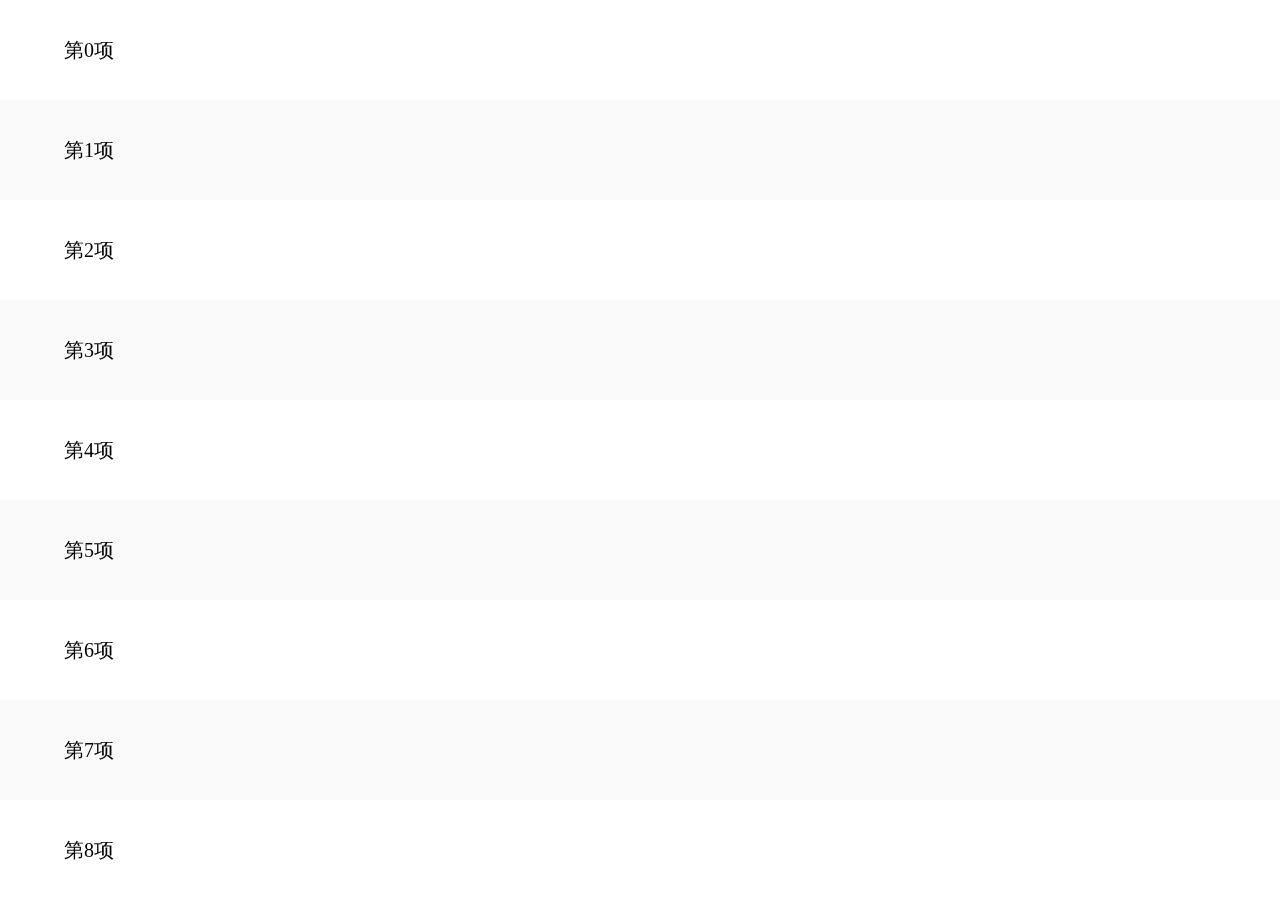
<file: demo/demo11/index.html>
<!DOCTYPE html>
<html lang="en">
<head>
    <meta charset="UTF-8">
    <meta http-equiv="X-UA-Compatible" content="IE=edge">
    <meta name="viewport" content="width=device-width, initial-scale=1.0">
    <link rel="stylesheet" href="css/index.css">
    <title>长列表虚拟化</title>
</head>
<body>
    <div class="App">
        <div class="virtual">
            <div class="virtualList"></div>
            <div class="virtualPlaceHolder"></div>
        </div>
    </div>
    <script>
        const $ = function (selector) {
            return document.querySelector(selector)
        }

        const virtual = $('.virtual');
        const virtualList = $('.virtualList');
        const virtualPlaceHolder = $('.virtualPlaceHolder');


        const VIRTUAL_HEIGHT = virtual.offsetHeight;
        const COUNT = 10  // 渲染数
        const TOTAL_COUNT = 100000; // 总条数

        const ITEM_HEIGHT = 100 // 高度
        const TOTAL_HEIGHT = TOTAL_COUNT * ITEM_HEIGHT  // 总高度

        virtualPlaceHolder.style.height = TOTAL_HEIGHT + 'px'

        const render = (start, end) => {
            const child = virtualList.children;
            let html = ''

            function renderHTML(index) {
                return `
                    <div class="item" style="height:${ITEM_HEIGHT}px;font-size: ${ITEM_HEIGHT / 5}px;" data-index=${index}>第${index}项</div>
                `
            }

            for (const item of child) {
                const index = Number(item.dataset.index);
                if (index < start || index >= end) {  //列表少于start 或大于 end 则 移除
                    item.remove();
                }
            }

            function renderChild1() {
                const lastStart = Number(child[0].dataset.index);
                const lastEnd = Number(child[child.length - 1].dataset.index);

                if (end - 1 - lastEnd > 0) {    // 下滑
                    for (let i = lastEnd + 1; i < end; i++) {
                        html += renderHTML(i)
                    }
                    virtualList.insertAdjacentHTML('beforeend', html);
                } else if (start - lastStart < 0) {   // 上滑
                    for (let i = start; i < lastStart; i++) {
                        html += renderHTML(i)
                    }
                    virtualList.insertAdjacentHTML('afterbegin', html);
                }
            }

            function renderChild2() {  //  初始化
                for (let i = start; i < end; i++) {
                    html += renderHTML(i)
                }
                virtualList.innerHTML = html
            }

            child.length > 0 ? renderChild1() : renderChild2()

        }
        render(0, COUNT)

        let scrollTop = 0, translateY = 0;
        virtual.addEventListener('scroll', function (e) {
            scrollTop = this.scrollTop
            const start = Math.max(Math.floor(scrollTop / ITEM_HEIGHT), 0)
            const end = Math.min(start + COUNT, TOTAL_COUNT)
            const y = start * ITEM_HEIGHT

            if (scrollTop === 0 || scrollTop === TOTAL_HEIGHT - VIRTUAL_HEIGHT || Math.abs(translateY - y) >= 100) {
                render(start, end);
                translateY = y;
                virtualList.style.transform = 'translate3d(0px, ' + translateY + 'px, 0px)';
            }
        });
    </script>
</body>

</html>
</file>
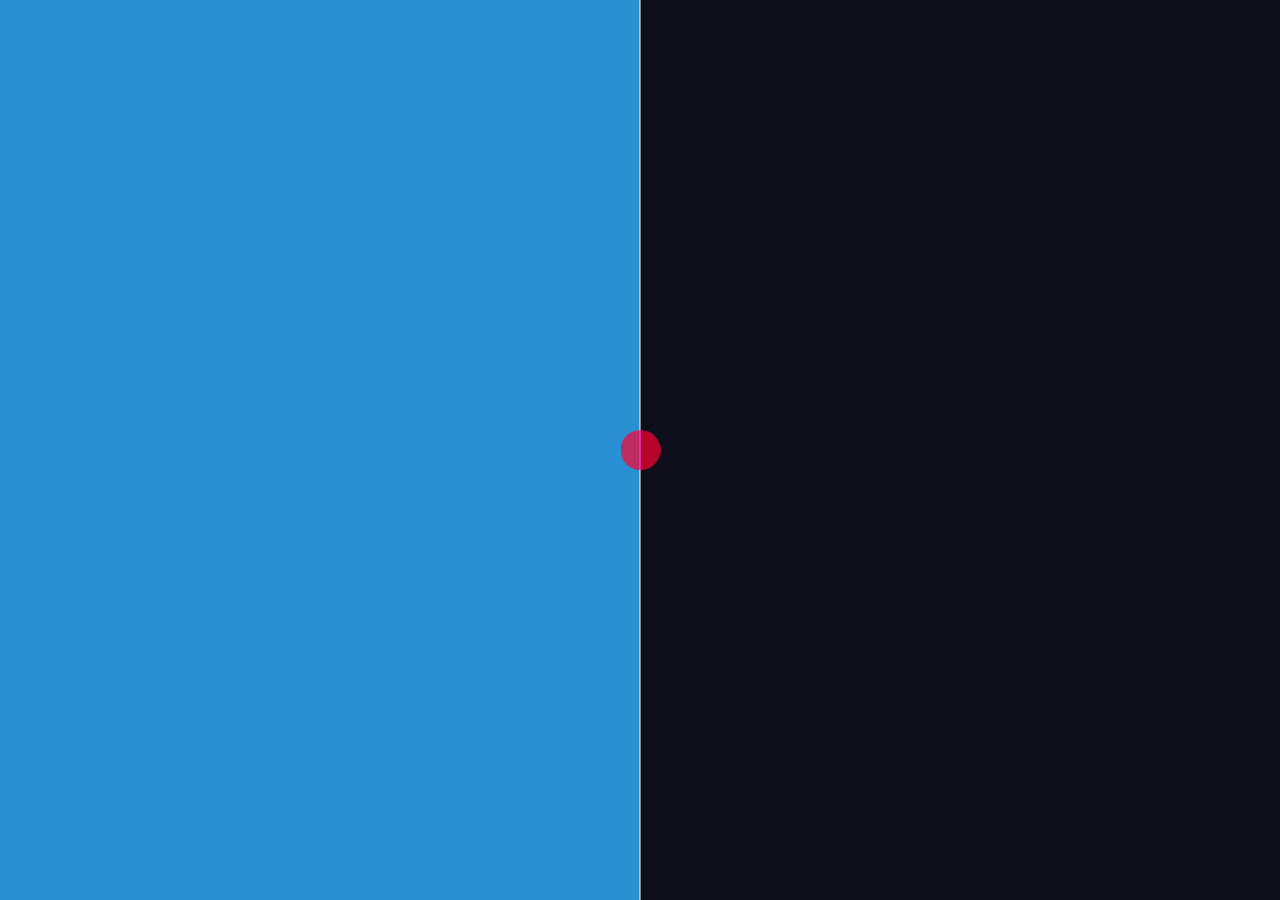
<file: demo/demo12/index.html>
<!DOCTYPE html>
<html lang="en">
<head>
    <meta charset="UTF-8">
    <meta http-equiv="X-UA-Compatible" content="IE=edge">
    <meta name="viewport" content="width=device-width, initial-scale=1.0">
    <link rel="stylesheet" href="css/index.css">
    <title>图片对比器</title>
</head>
<body>
    <section class="App">
        <div class="leftImg"></div>
        <div class="rightImg"></div>
        <div class="control">
            <div class="menu"></div>
        </div>
    </section>
    <script>
        (()=>{
            const compareImg = function(opt){
                const { leftImg, control } = opt
                this.leftImg = document.querySelector(leftImg)
                this.control = document.querySelector(control)

                this.mouseovers()
                this.leftImgClitPath()
            };
   
            compareImg.prototype = {
                mouseovers: function(){
                    const parent =  this.control.parentNode
                    const wid = parent.parentNode.offsetWidth
                    const getLeft = parent.parentNode.offsetLeft
                    let marginX;

                    const handler = (e) =>{
                        marginX = e.pageX - getLeft
                        const num = (marginX / wid) * 100 + '%'
                        parent.style.left = num
                        this.leftImg.style.clipPath = `polygon(0 0, ${num} 0, ${num} 100%, 0% 100%)`
                    }

                    this.control.addEventListener('mousedown',()=>{
                        parent.parentNode.addEventListener('mousemove',handler)
                    })

                    parent.parentNode.addEventListener('mouseup',()=>{
                        parent.parentNode.removeEventListener('mousemove',handler)
                    })
                },
                leftImgClitPath:function(){
                    this.leftImg.style.clipPath = `polygon(0 0, 50% 0, 50% 100%, 0% 100%)`
                },
            }

            window.compareImg = compareImg
        })();

        new compareImg({
            leftImg: '.leftImg',
            control:'.control .menu'
        });
    </script>
</body>
</html>
</file>
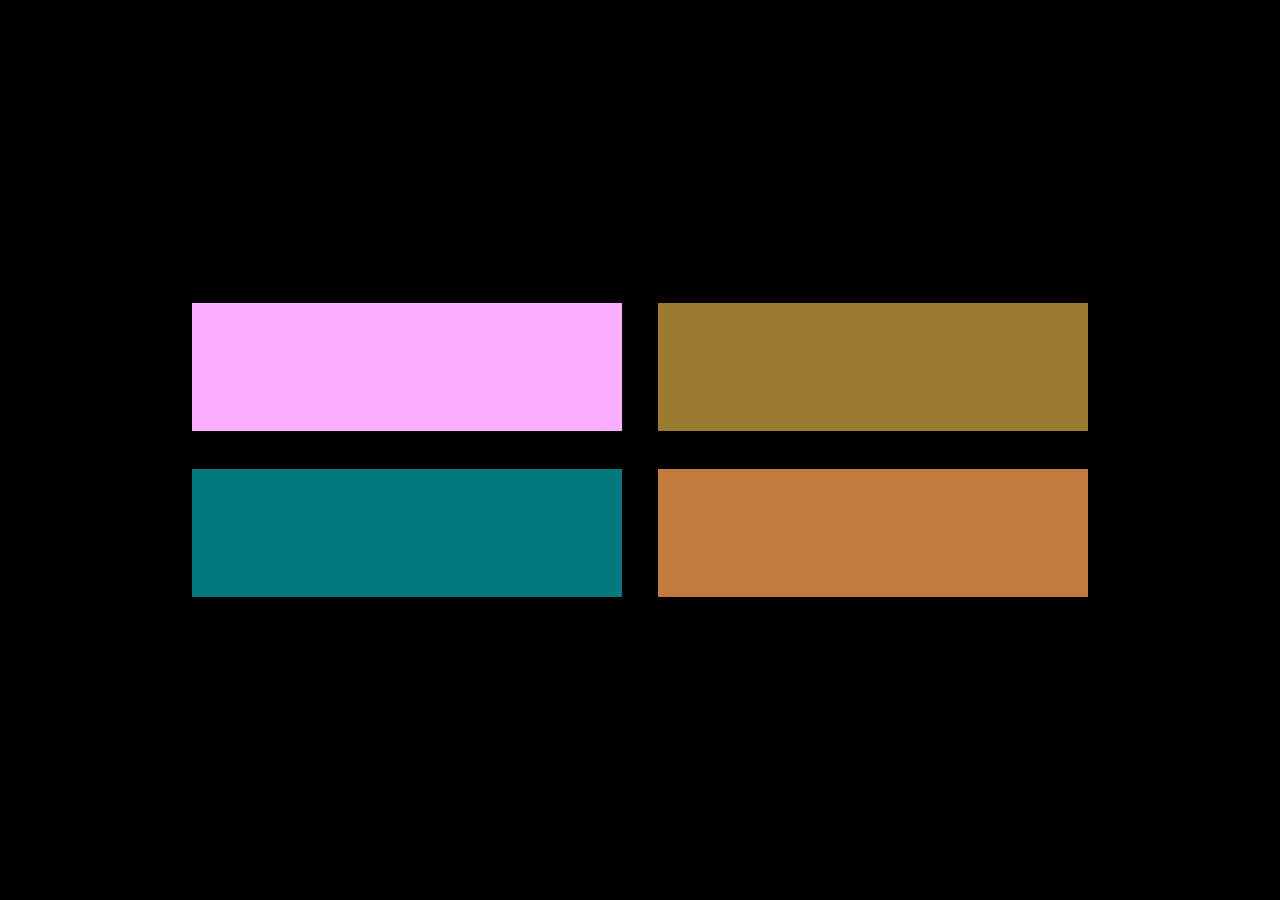
<file: demo/demo13/index.html>
<!DOCTYPE html>
<html lang="en">
<head>
    <meta charset="UTF-8">
    <meta http-equiv="X-UA-Compatible" content="IE=edge">
    <meta name="viewport" content="width=device-width, initial-scale=1.0">
    <link rel="stylesheet" href="css/index.css">
    <title>跟随鼠标-平滑速度</title>
</head>
<body>
    <div class="App">
        <div class="items">
            <div class="item"></div>
            <div class="item"></div>
            <div class="item"></div>
            <div class="item"></div>
        </div>
    </div>
    <script>
        const cursorDot = function (easingnum, bool) {
            let diameter = 50,
                borderWidth = 1,
                borderColor = '#E62129',
                easing = easingnum,
                background = 'transparent',
                index = 999,
                inited = bool,
                alt = { x: 0, y: 0, o: 1, d: diameter },
                cur = { x: 0, y: 0, o: 0, d: diameter },
                dot = document.createElement('div'),
                tim = easing / 10;
            dot.className = 'cursordot';
            dot.style.width = diameter + 'px';
            dot.style.height = diameter + 'px';
            dot.style.background = background;
            dot.style.borderWidth = borderWidth + 'px';
            dot.style.borderColor = borderColor;
            dot.style.zIndex = index;
            dot.style.transition = tim;

            document.addEventListener('mousemove', function (e) {
                alt.x = e.clientX;
                alt.y = e.clientY;
                dot.style.opacity = 0;
                if (!inited) {
                    document.body.appendChild(dot);
                    cur.x = alt.x;
                    cur.y = alt.y;
                    inited = true;
                    draw();
                }
            });
            const draw = function () {
                let dX = alt.x - cur.x;
                let dY = alt.y - cur.y;
                cur.x += (dX / easing);
                cur.y += (dY / easing);
                let t3d = "translate3d(" + (cur.x - cur.d / 2) + "px," + (cur.y - cur.d / 2) + "px,0)";
                dot.style.webkitTransform = t3d;
                dot.style.transform = t3d;

                const dO = alt.o - cur.o;
                cur.o += dO / easing;
                dot.style.opacity = cur.o;

                const dD = alt.d - cur.d;
                cur.d += dD / easing;
                dot.style.height = cur.d + 'px'
                dot.style.width = cur.d + 'px';

                try {
                    requestAnimationFrame(draw)
                } catch (_) {
                    setImmediate(draw)
                }
            };
            Array.prototype.forEach.call(document.querySelectorAll('.item'), function (el) {
                el.addEventListener('mouseover', function () {
                    alt.d = diameter * 1.3;
                });
                el.addEventListener('mouseout', function () {
                    alt.d = diameter;
                });
            });
        }
        cursorDot(4, false);
    </script>
</body>
</html>
</file>
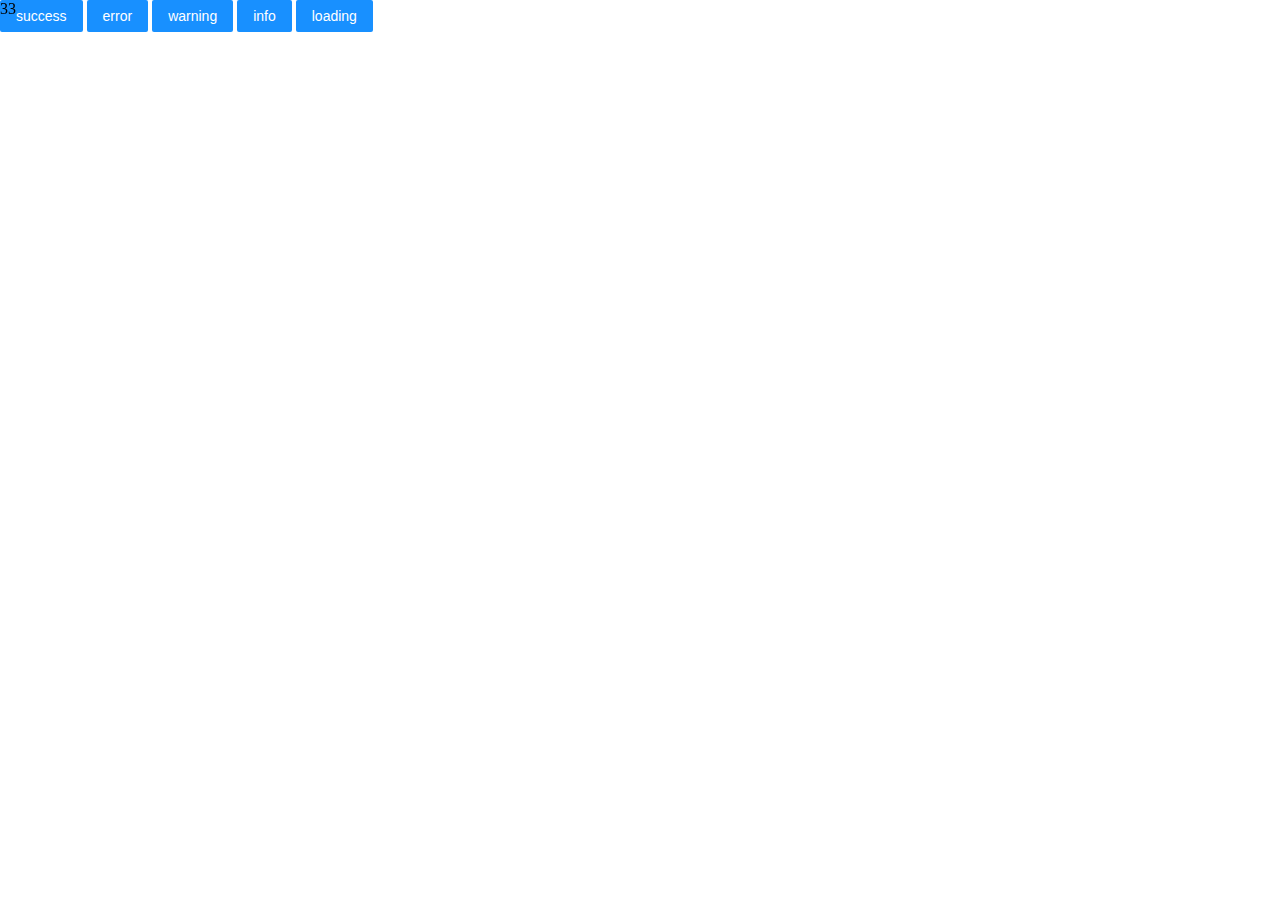
<file: demo/demo14/index.html>
<!DOCTYPE html>
<html lang="en">
<head>
    <meta charset="UTF-8">
    <meta http-equiv="X-UA-Compatible" content="IE=edge">
    <meta name="viewport" content="width=device-width, initial-scale=1.0">
    <link rel="stylesheet" href="css/index.css">
    <title></title>
</head>
<body>
    <div class="overlay">33
		<ul class="message-list"></ul>
	</div>
    <div class="App">
        <button type="button" onclick="showMessage('success')">success</button>
        <button type="button" onclick="showMessage('error')">error</button>
        <button type="button" onclick="showMessage('warning')">warning</button>
        <button type="button" onclick="showMessage('info')">info</button>
        <button type="button" onclick="showMessage('loading')">loading</button>
    </div>
    <script>
        const ul = document.querySelector('ul.message-list');

        // 构造函数
        function Message() { }
        // 用于移除message的id
        Message.id = 0;
        /**
         * 创建全局提示
         * @param {string} content 提示内容
         * @param {number} duration 持续时间
         * @param {string} type 提示类型
         */
        Message.prototype.create = function (content, duration, type) {
            const icon = {
                success: '<svg t="1627298140320" class="icon success" viewBox="0 0 1024 1024" version="1.1" xmlns="http://www.w3.org/2000/svg" p-id="5758" width="32" height="32"><path d="M512 1024C229.2352 1024 0 794.7648 0 512S229.2352 0 512 0s512 229.2352 512 512-229.2352 512-512 512z m271.5264-653.7088l-54.2976-54.3104-307.7376 307.7376-126.72-126.72-54.2976 54.3104L385.28 696.128l36.1984 36.1984z" fill="#07c160" p-id="5759"></path></svg>',
                error: '<svg t="1627298268609" class="icon error" viewBox="0 0 1024 1024" version="1.1" xmlns="http://www.w3.org/2000/svg" p-id="7917" width="32" height="32"><path d="M512 0A512 512 0 1 0 1024 512 512 512 0 0 0 512 0z m209.204301 669.673978a36.555699 36.555699 0 0 1-51.750538 51.640431L511.779785 563.64043 353.995699 719.662796a36.555699 36.555699 0 1 1-52.301075-51.089893 3.303226 3.303226 0 0 1 0.88086-0.88086L460.249462 511.779785l-157.013333-157.453763a36.665806 36.665806 0 1 1 48.777634-55.053764 37.876989 37.876989 0 0 1 2.972904 2.972903l157.233548 158.114409 157.784086-156.132473a36.555699 36.555699 0 0 1 51.420215 52.08086L563.750538 512.220215l157.013333 157.453763z" fill="#fa5151" p-id="7918"></path></svg>',
                info: '<svg t="1627359095099" class="icon info" viewBox="0 0 1027 1024" version="1.1" xmlns="http://www.w3.org/2000/svg" p-id="4258" width="32" height="32"><path d="M983.838803 313.362669A511.938806 511.938806 0 1 0 1023.96018 512.035755a508.619448 508.619448 0 0 0-40.121377-198.673086zM561.712074 796.404116c0 21.929697-21.540943 39.662847-48.115749 39.662847s-48.115749-17.763054-48.115748-39.662847V409.494486c0-21.929697 21.540943-39.662847 48.115748-39.662847s48.115749 17.763054 48.115749 39.662847zM513.596325 305.607531a58.81146 58.81146 0 1 1 58.81146-58.81146 58.81146 58.81146 0 0 1-58.81146 58.81146z" p-id="4259" fill="#10aeff"></path></svg>',
                warning: '<svg t="1627298339421" class="icon warning" viewBox="0 0 1024 1024" version="1.1" xmlns="http://www.w3.org/2000/svg" p-id="9679" width="32" height="32"><path d="M512 0C230.4 0 0 230.4 0 512s230.4 512 512 512 512-230.4 512-512-230.4-512-512-512z m-51.2 281.6c0-25.6 25.6-51.2 51.2-51.2s51.2 25.6 51.2 51.2v281.6c0 25.6-25.6 51.2-51.2 51.2s-51.2-25.6-51.2-51.2V281.6z m51.2 512c-32 0-57.6-25.6-57.6-57.6s25.6-57.6 57.6-57.6 57.6 25.6 57.6 57.6-25.6 57.6-57.6 57.6z" fill="#ffc300" p-id="9680"></path></svg>',
                loading: '<svg t="1627352319027" class="icon loading" viewBox="0 0 1024 1024" version="1.1" xmlns="http://www.w3.org/2000/svg" p-id="10734" width="32" height="32"><path d="M537.568 64.32a25.6 25.6 0 0 0 0 51.136c204.48 0 370.816 166.368 370.816 370.816a25.6 25.6 0 0 0 51.136 0c0-232.672-189.312-421.984-421.984-421.984z" p-id="10735" fill="#1890ff"></path></svg>'
            }
            const html = `
        <li class="message-item fade-in" data-id="${Message.id}">
            <div>
                ${icon[type]}
                <span>${content}</span>
            </div>
        </li>`;
            ul.insertAdjacentHTML('beforeend', html);
            Message.id++;
            const lis = document.querySelectorAll('li.message-item');
            const length = lis.length;
            const lastLi = lis[length - 1];
            // 延时移除
            lastLi._timeout = setTimeout(function () {
                lastLi.classList.remove('fade-in');
                lastLi.classList.add('fade-out');
                lastLi.addEventListener('animationend', function (e) {
                    this.remove();
                });
            }, duration);
            // 最多显示7条
            if (length > 7) {
                clearTimeout(lis[0]._timeout);
                lis[0].remove();
            }
        }
        Message.prototype.success = function (content, duration = 3000) {
            this.create(content, duration, 'success');
            return Message.id;
        }
        Message.prototype.error = function (content, duration = 3000) {
            this.create(content, duration, 'error');
            return Message.id;
        }
        Message.prototype.warning = function (content, duration = 3000) {
            this.create(content, duration, 'warning');
            return Message.id;
        }
        Message.prototype.info = function (content, duration = 3000) {
            this.create(content, duration, 'info');
            return Message.id;
        }
        Message.prototype.loading = function (content, duration = 3000) {
            this.create(content, duration, 'loading');
            return Message.id;
        }
        Message.prototype.remove = function (id) {
            const li = document.querySelector(`li.message-item[data-id="${id}"]`);
            clearTimeout(li._timeout);
            li.remove();
        }
        const message = new Message();
        function showMessage(type) {
            message[type](`This is a message of ${type}`);
        }
    </script>
</body>
</html>
</file>
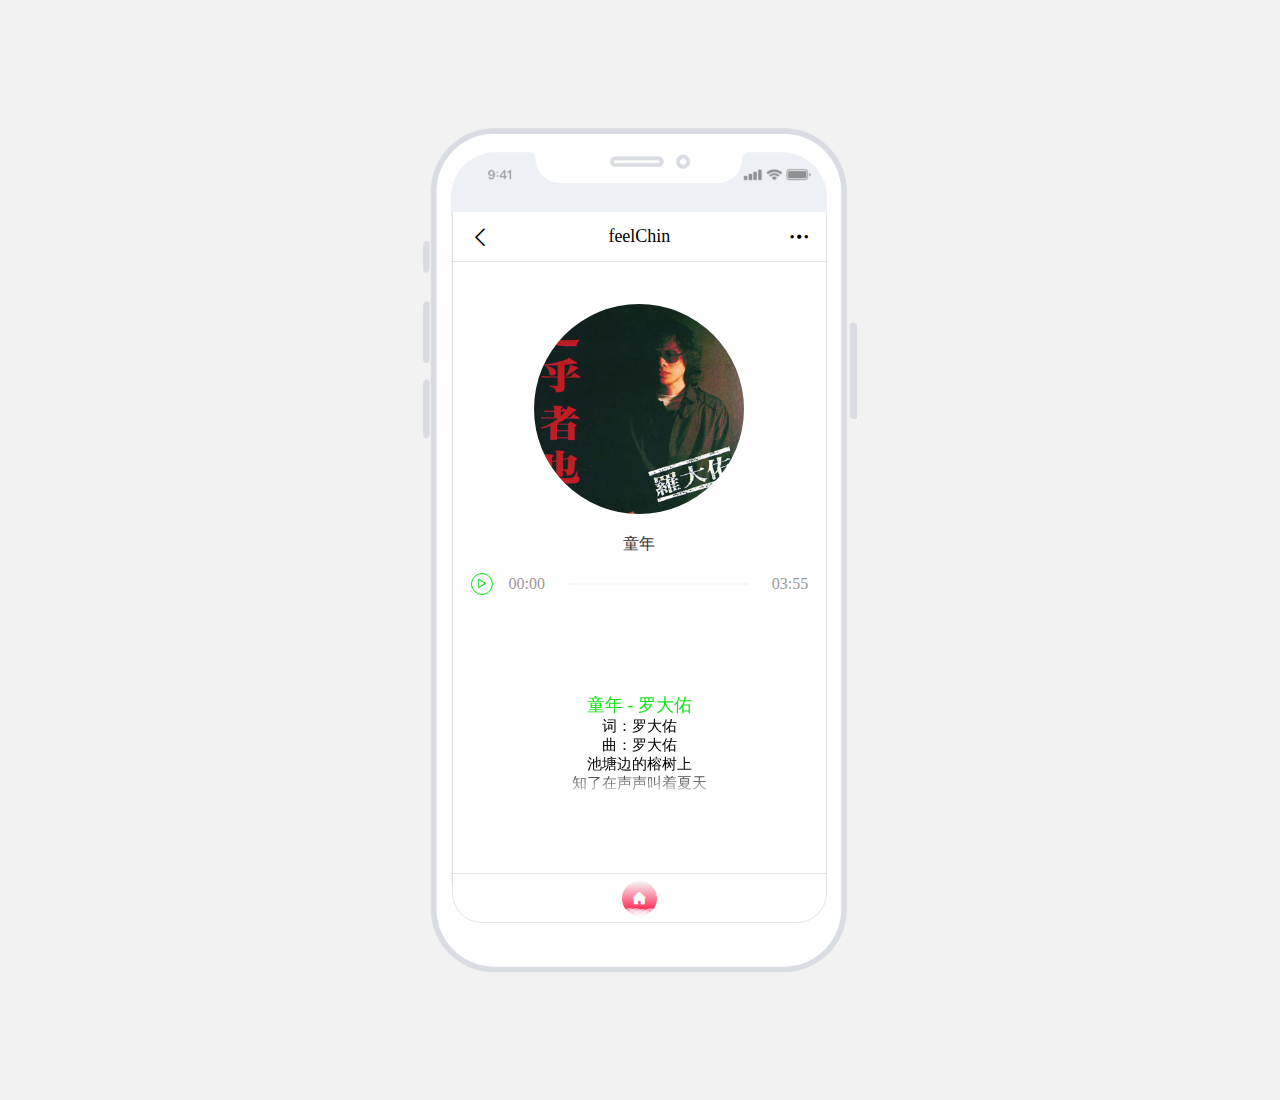
<file: demo/demo3/index.html>
<!DOCTYPE html>
<html lang="en">
<head>
    <meta charset="UTF-8">
    <meta http-equiv="X-UA-Compatible" content="IE=edge">
    <meta name="viewport" content="width=device-width, initial-scale=1.0">
    <link rel="stylesheet " href="css/index.css">
    <link rel="stylesheet" href="css/responsive.css">
    <title>音乐播放器-歌词匹配</title>
</head>
<body>
    <div class="App">
        <div class="AppMobile">
            <figure class="AppMobileImg">
                <img class="imgs" src="../style/img/phone.png" alt="" />
                <div class="AppHtml">
                    <div class="AppWrapper">
                        <header>
                            <i class="webclose iconfont">&#xe633;</i>
                            <h5>feelChin</h5>
                            <i class="webmore iconfont">&#xe624;</i>
                        </header>
                        <div class="htmlWrapper">
                            <div class="musicBox">
                                <audio  src="music/music.mp3"></audio>
                                <div class="music">
                                    <div class="musictx">
                                        <figure><img class="musictximg" src="img/0.jpg" alt=""></figure>
                                    </div>
                                    <h5>童年</h5>
                                </div>
                                <div class="ctrl">
                                    <div class="musicctrl">
                                        <i class="iconfont play">&#xe64b;</i>
                                        <i class="iconfont pause">&#xe601;</i>
                                    </div>
                                    <time class="nowtime"></time>
                                    <div class="musictimeline">
                                        <span></span>
                                    </div>
                                    <time class="endtime"></time>
                                </div>
                                <div class="lrc"></div>
                            </div>
                        </div>
                        <footer class="Appnav">
                            <a href="">
                                <div class="icon active">
                                    <span class='iconfont'>&#xe600;</span>
                                    <figure><img class="imgs" src="../style/img/phone-yun.png" alt="" /></figure>
                                </div>
                            </a>
                        </footer>
                    </div>
                    <div class="AppWrapperBg"></div>
                </div>
            </figure>
        </div>
    </div>
    <script src='js/index.js'></script>
    <script>
        const audio = _('audio');

       const httpGet = (url, callback, err = console.error) => {
            const request = new XMLHttpRequest();
            request.open("GET", url, true);
            request.onload = () => callback(request.responseText);
            request.onerror = () => err(request);
            request.send();
        };

        const parseLyric = function (text) {    //解析歌词
            let lyricArr = text.split('\n');
            let result = [];
            for (i = 0; i < lyricArr.length; i++) {
                let playTimeArr = lyricArr[i].match(/\[\d{2}:\d{2}((\.|\:)\d{2})\]/g);
                let lineLyric = "";
                if (lyricArr[i].split(playTimeArr).length > 0) {
                    lineLyric = lyricArr[i].split(playTimeArr);
                }
                if (playTimeArr != null) {
                    for (let j = 0; j < playTimeArr.length; j++) {
                        let time = playTimeArr[j].substring(1, playTimeArr[j].indexOf("]")).split(":");
                        if (String(lineLyric).substr(1) !== '') {
                            result.push({
                                time: (parseInt(time[0]) * 60 + parseFloat(time[1])).toFixed(4),
                                content: String(lineLyric).substr(1)
                            });
                        }
                    }
                }
            }
            return result;
        };

        const tin = function (time) {   // 歌曲时间计算
            if (time < 60) {
                return time = '00' + ':' + time.toString().padStart(2, '0');
            }
            var ot = Math.floor(time / 60).toString().padStart(2, '0');
            var oh = Math.floor(time % 60).toString().padStart(2, '0');
            return time = ot + ":" + oh;
        };

        const musicCtrl = function () {  // 控制歌曲
            let ctrl = _('.musicctrl'),
                musictximg = _('.musictximg'),
                nowtime = _('.nowtime'),
                endtime = _('.endtime'),
                timelinebox = _('.musictimeline'),
                timeline = _('.musictimeline span'),
                timeDisplay;

            audio.load();
            audio.addEventListener("canplay", function () {  // 音乐可以播放时
                endtime.innerHTML = tin(audio.duration);
            });

            audio.addEventListener("timeupdate", function () {  //音乐播放时
                timeDisplay = Math.floor(audio.currentTime);
                timeline.style.width = timeDisplay / audio.duration * 100 + '%';
                nowtime.innerHTML = tin(timeDisplay);
            });

            timelinebox.addEventListener(clickEvent, function (e) {
                let timeboxWidth = timelinebox.offsetWidth;
                let rect = e.target.getBoundingClientRect(),
                    x;
                if (!e.touches) {
                    x = ((e.clientX - rect.left) / timeboxWidth);
                } else {
                    x = ((e.touches[0].pageX - rect.left) / timeboxWidth);
                };
                audio.currentTime = x * audio.duration;
                if (ctrl.classList.contains('active')) {

                } else {
                    audio.play();
                    ctrl.classList.add('active');
                    musictximg.classList.add('active');
                }
            });

            function ctrlclick() {
                if (ctrl.classList.contains('active')) {
                    audio.pause();
                    ctrl.classList.remove('active');
                    musictximg.classList.remove('active');
                } else {
                    audio.play();
                    ctrl.classList.add('active');
                    musictximg.classList.add('active');
                }
            }
            ctrl.addEventListener('click', ctrlclick, false);
        };

        const lrcDisplay = function () {  //歌词展示   //执行lyc解析
            const lrcUpdate = function (res) {
                let result = parseLyric(res),
                    lrcFather = _('.lrc'),
                    createul = document.createElement('ul'),
                    lineNo = 0,  //歌词行数
                    MusicListWrapper;

                for (let i = 0; i < result.length; i++) {
                    let createli = document.createElement('li');
                    createli.innerHTML = result[i].content;
                    createul.appendChild(createli);
                    createul.className = 'createMusicList';
                }
                lrcFather.innerHTML = '';
                lrcFather.append(createul);
                MusicListWrapper = _('.createMusicList');

                // 滚动播放 歌词高亮  增加类名active
                function highLight() {
                    let musicList = _$('.createMusicList li');
                    let musicListActive;
                    for (let i = 0; i < musicList.length; i++) {
                        if (i == lineNo) {
                            musicList[i].classList.add('active');
                            musicListActive = musicList[i];
                        } else {
                            musicList[i].classList.remove('active');
                        }
                    };
                    let actTop = musicListActive.offsetTop,
                        acth = musicListActive.offsetHeight,
                        transTop,
                        wrapperh = MusicListWrapper.offsetHeight;
                    function draw() {
                        transTop = -actTop - (acth / 2) + (wrapperh / 2);
                        MusicListWrapper.style.transform = `translate3d(0,` + transTop + `px,0)`;
                        requestAnimationFrame(draw);
                    }
                    requestAnimationFrame(draw);
                };
                highLight();

                audio.addEventListener("timeupdate", function () {
                    if (lineNo == result.length) {
                        lineNo--
                        return
                    }
                    lineNo = getLineNo(audio.currentTime);
                    highLight();
                    lineNo++;
                    MusicListWrapper.style.transition = '.3s';
                    MusicListWrapper.style.transitionTimingFunction = ' ease-in-out'
                });
   
                function getLineNo(currentTime) {   // 当快进或者倒退的时候，找到最近的后面那个result[i].time
                    if (currentTime >= parseFloat(result[lineNo].time)) {
                        // 快进
                        for (let i = result.length - 1; i >= lineNo; i--) {
                            if (currentTime >= parseFloat(result[i].time)) {
                                return i;
                            }
                        }
                    } else {
                        // 后退
                        for (let i = 0; i <= lineNo; i++) {
                            if (currentTime < parseFloat(result[i].time)) {
                                return i - 1;
                            }
                        }
                    }
                };

                audio.addEventListener("ended", function () {     //播放结束重置
                    lineNo = 0;
                    highLight();
                    audio.play();
                    MusicListWrapper.style.transition = '0s';
                    MusicListWrapper.style.transform = `translate3d(0,0,0)`;
                });
            }
            httpGet('music/music.lrc',function (res) {
                if (res) {
                    lrcUpdate(res)
                }
            })
        };

        musicCtrl();
        lrcDisplay();


    </script>
</body>

</html>
</file>
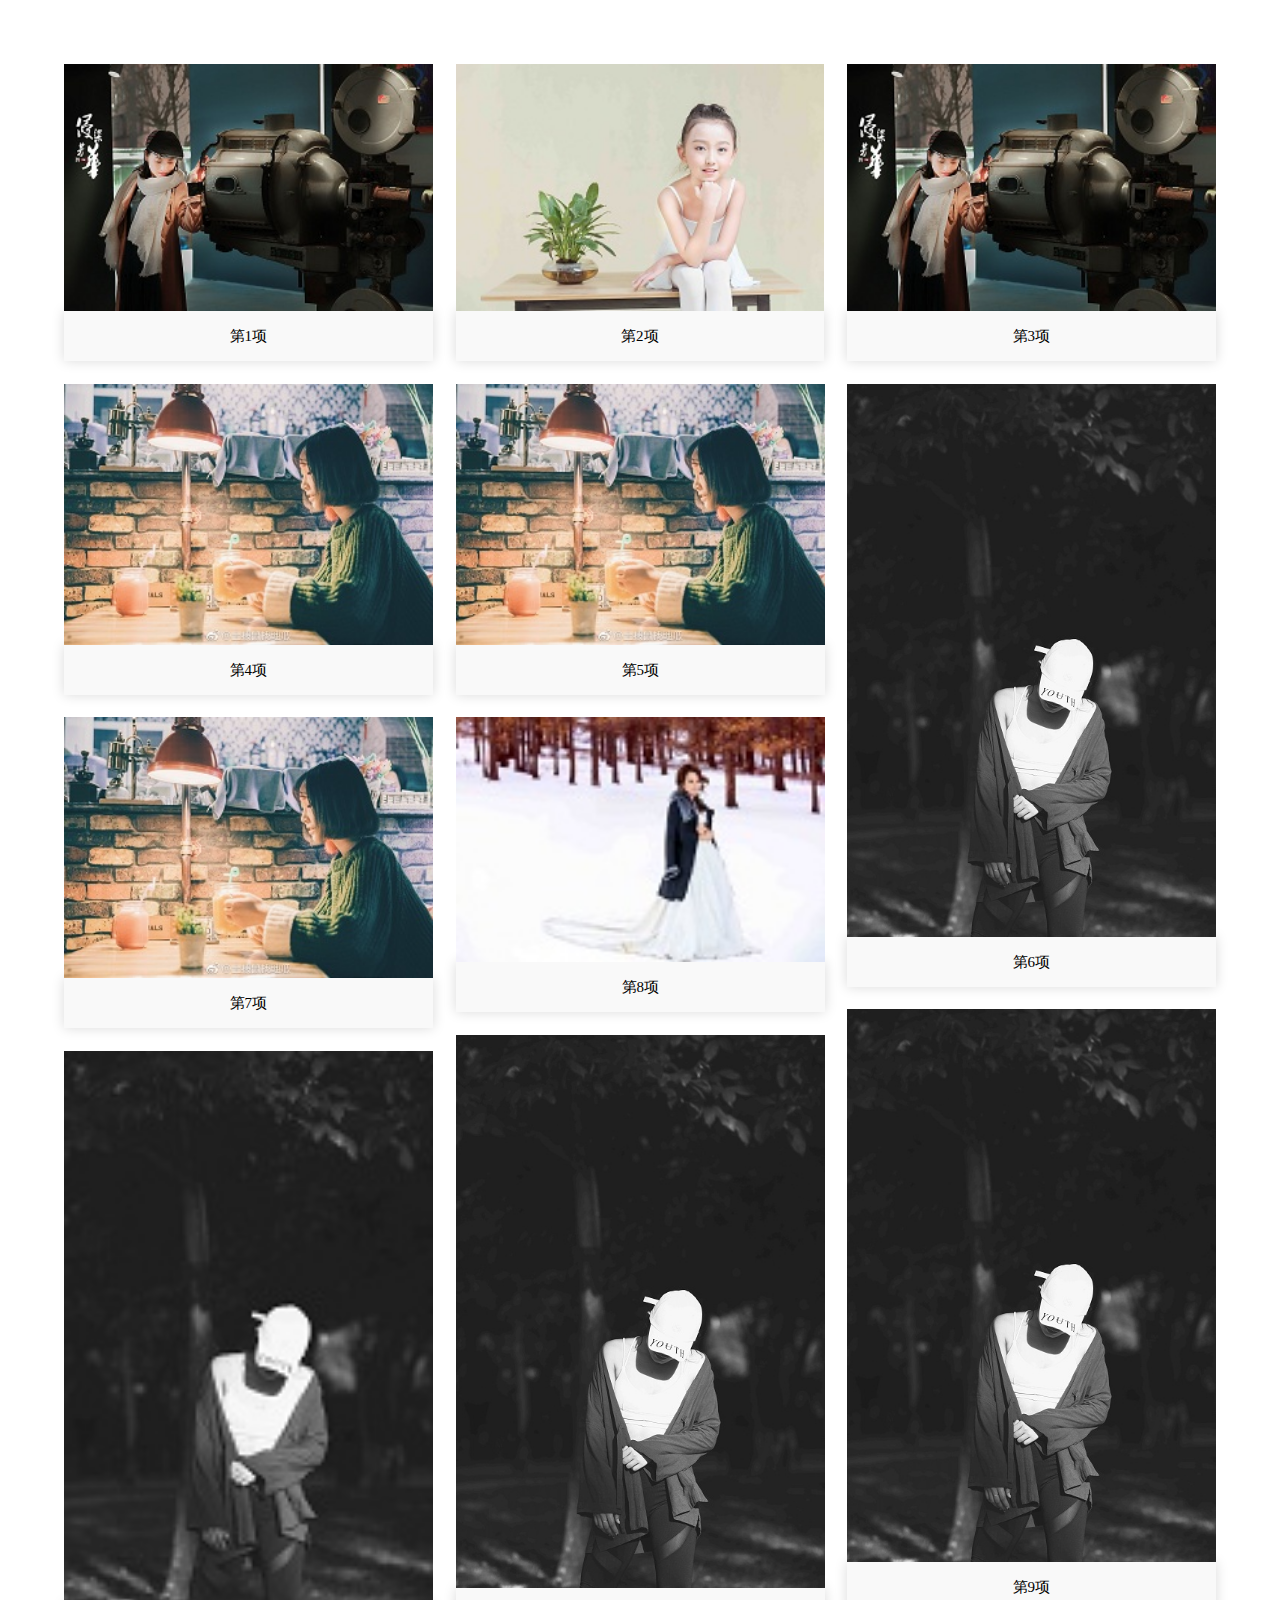
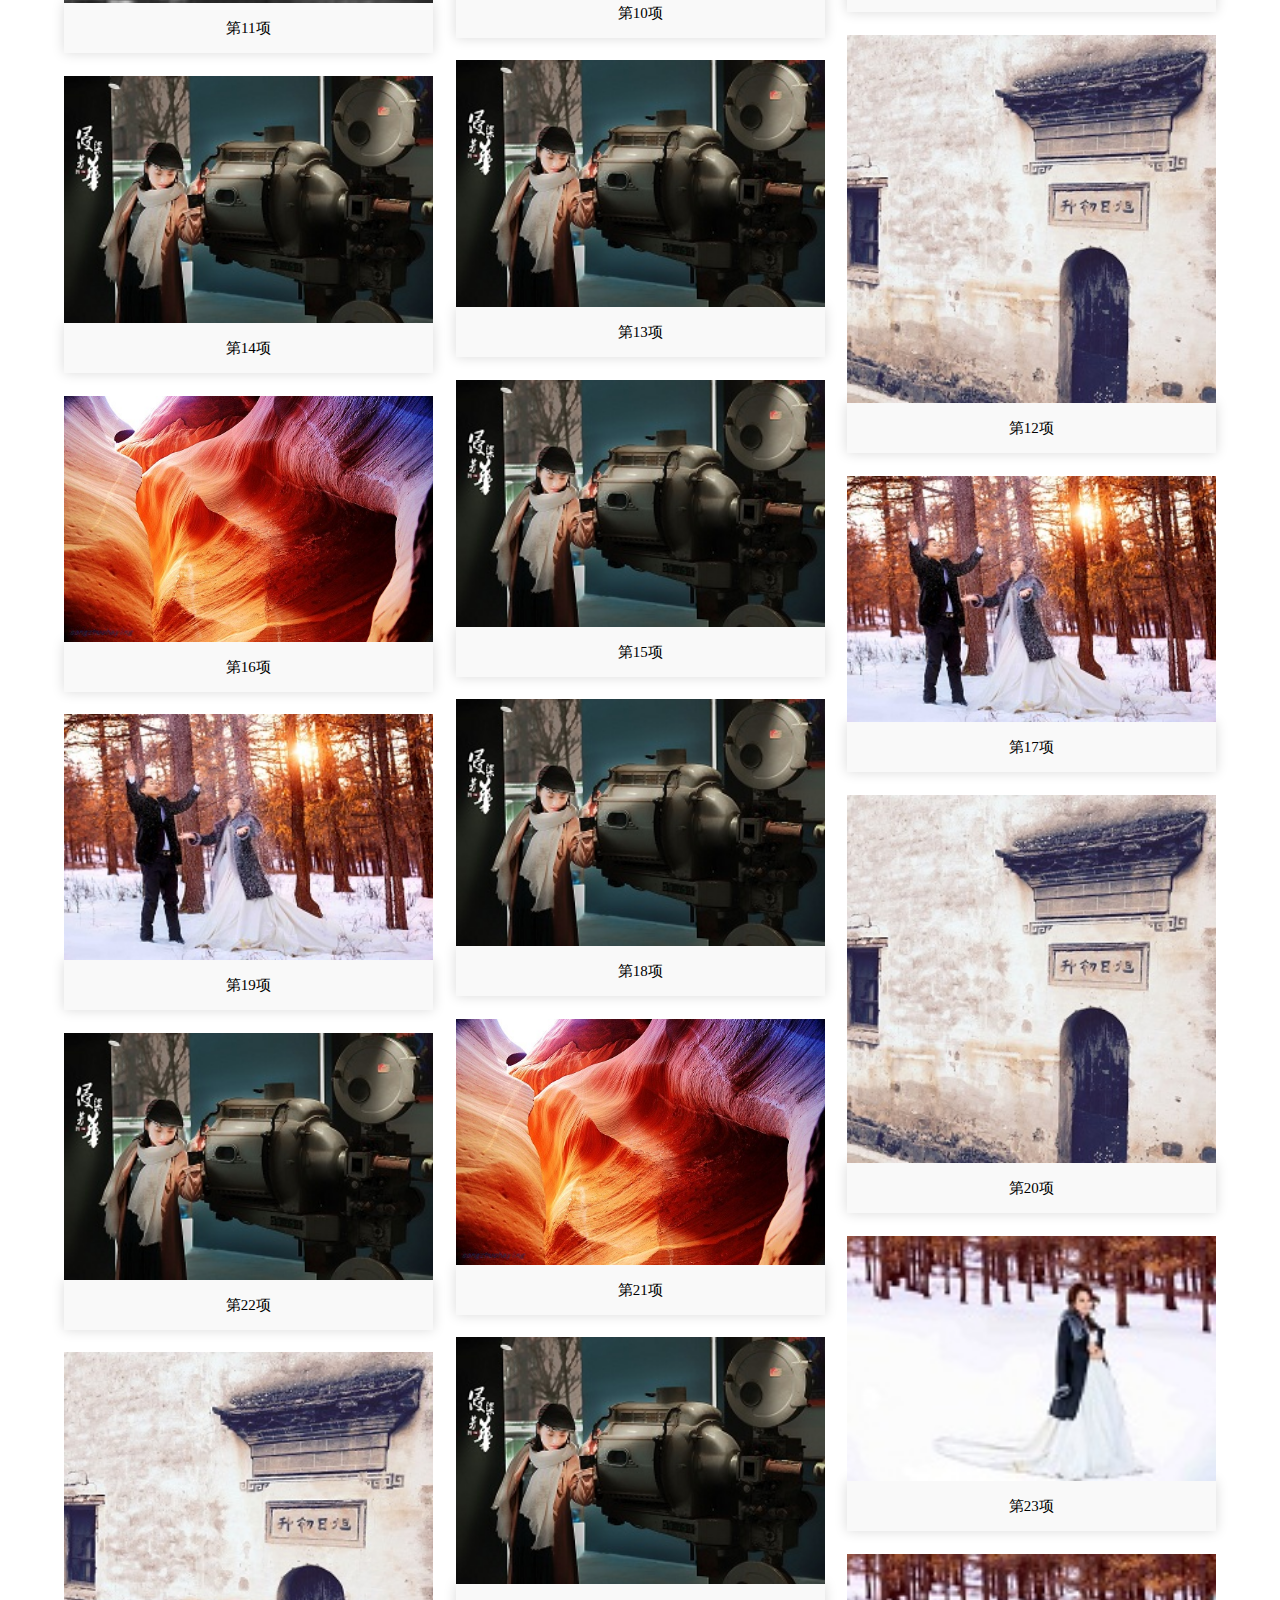
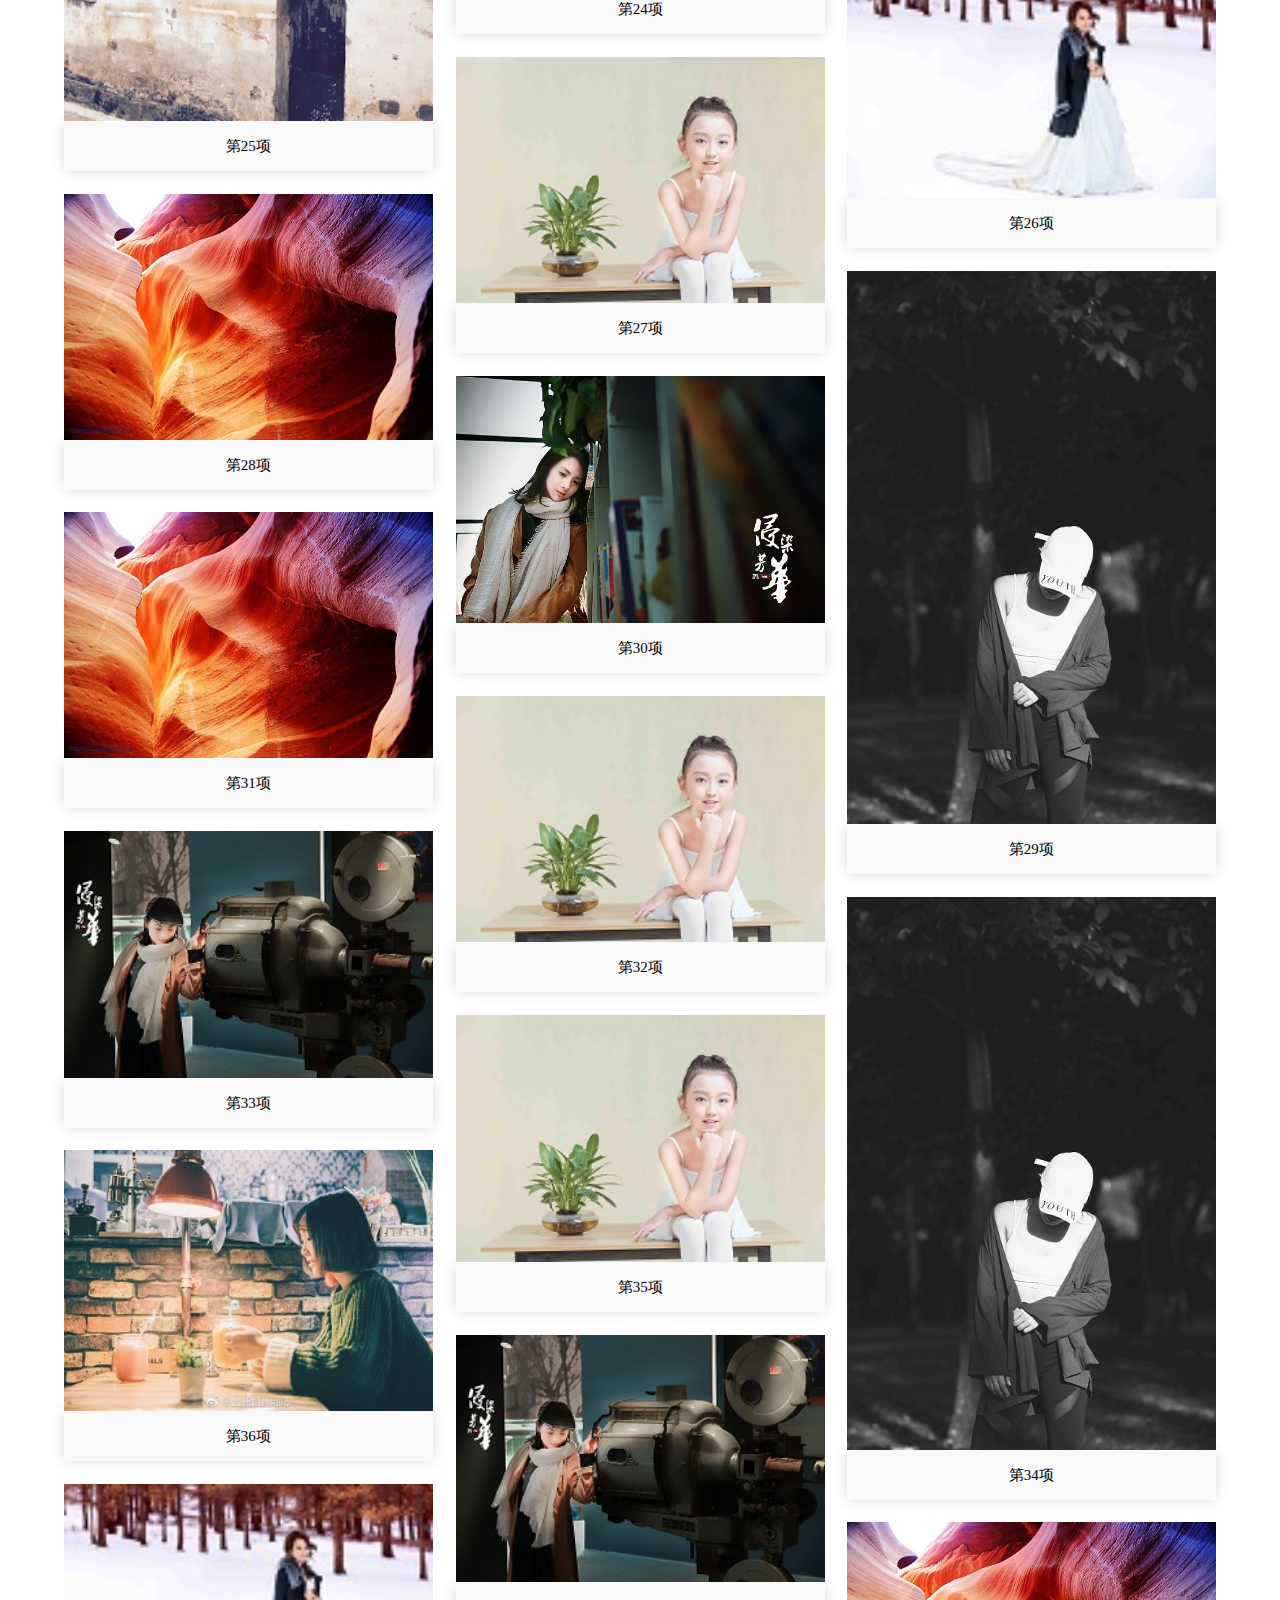
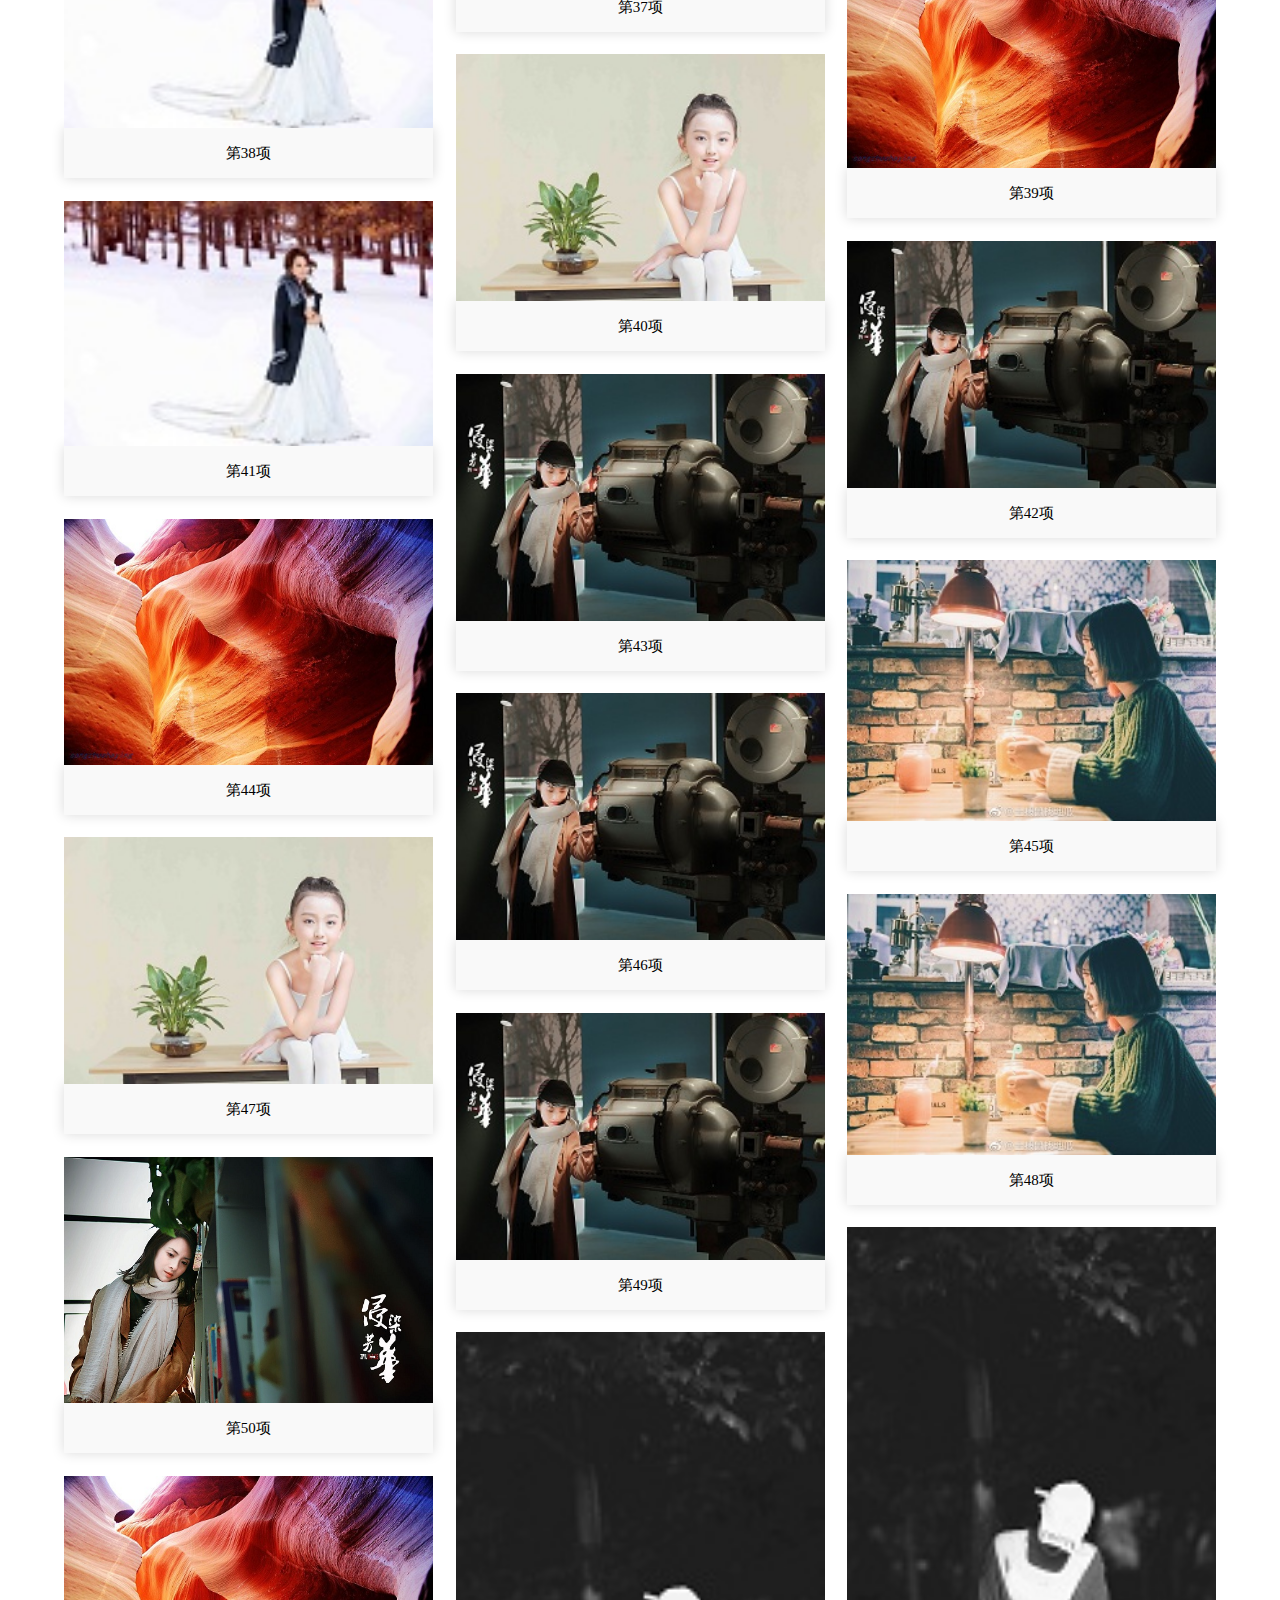
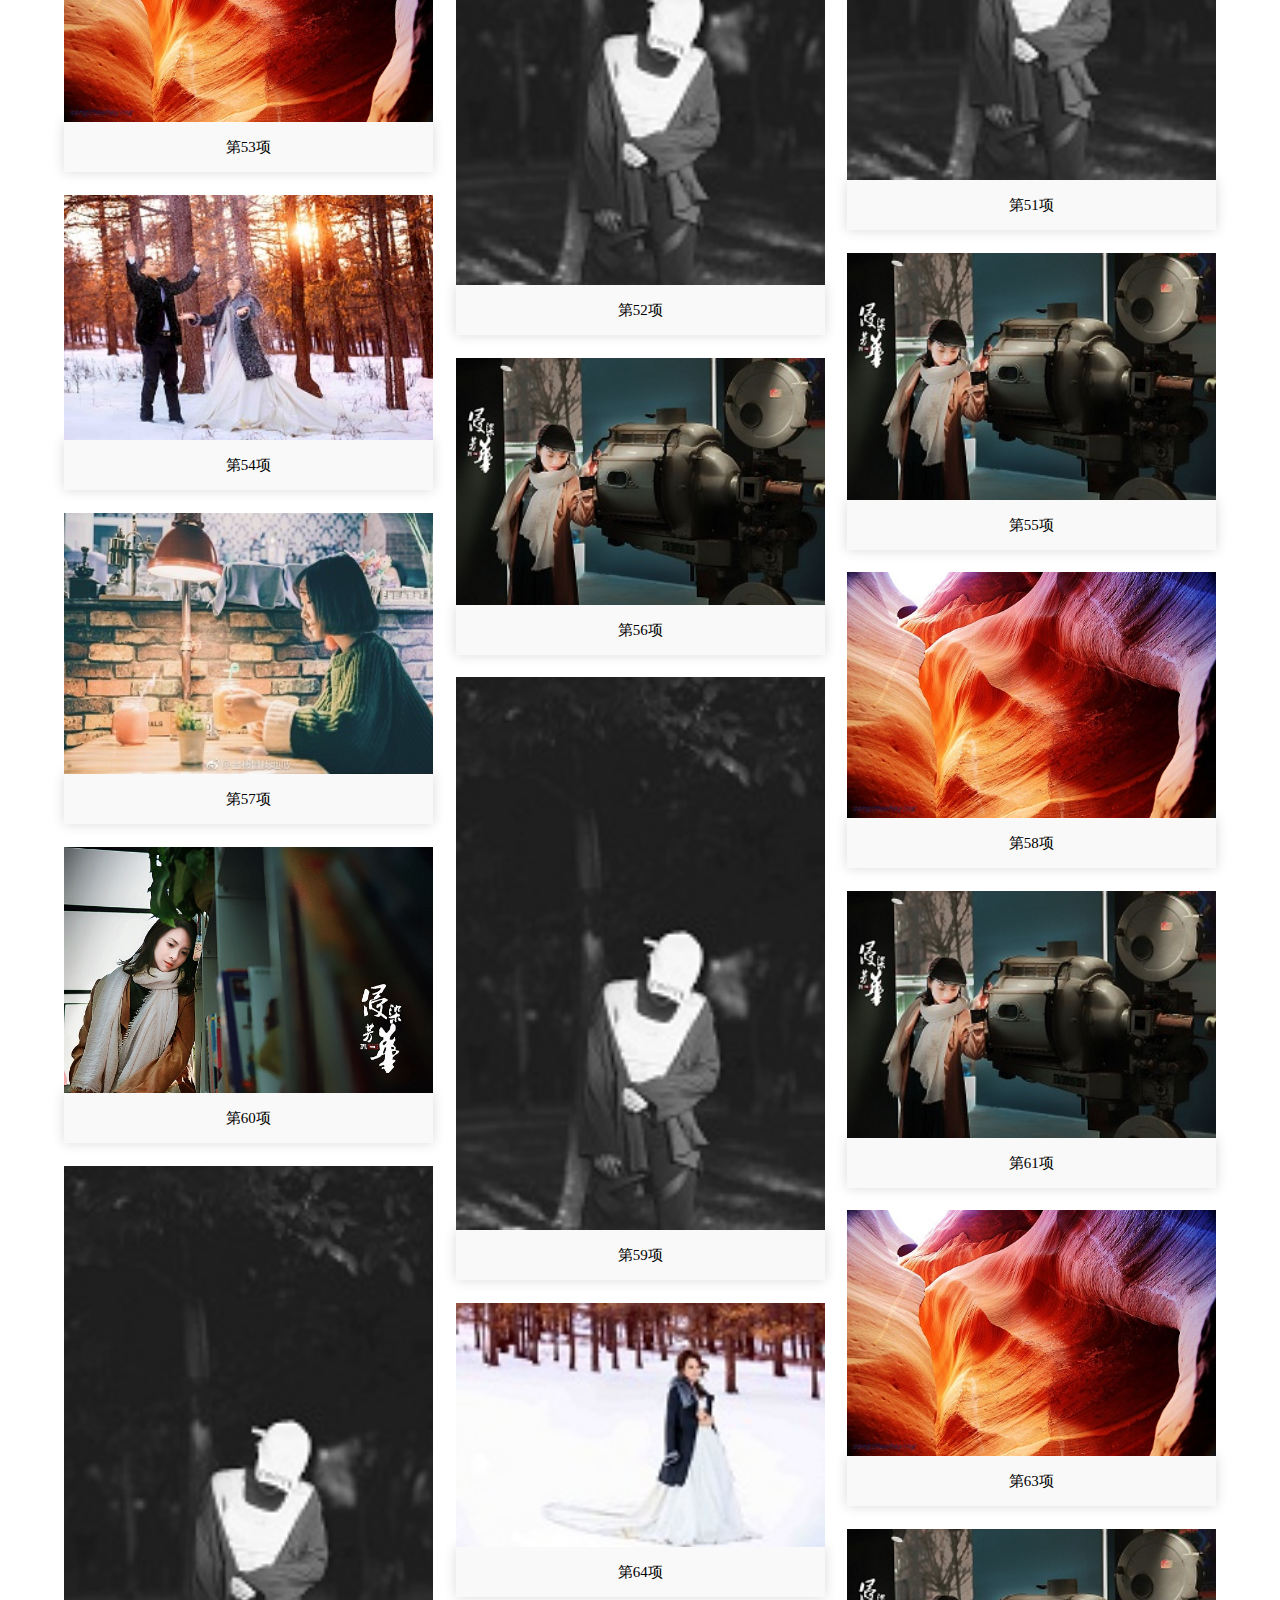
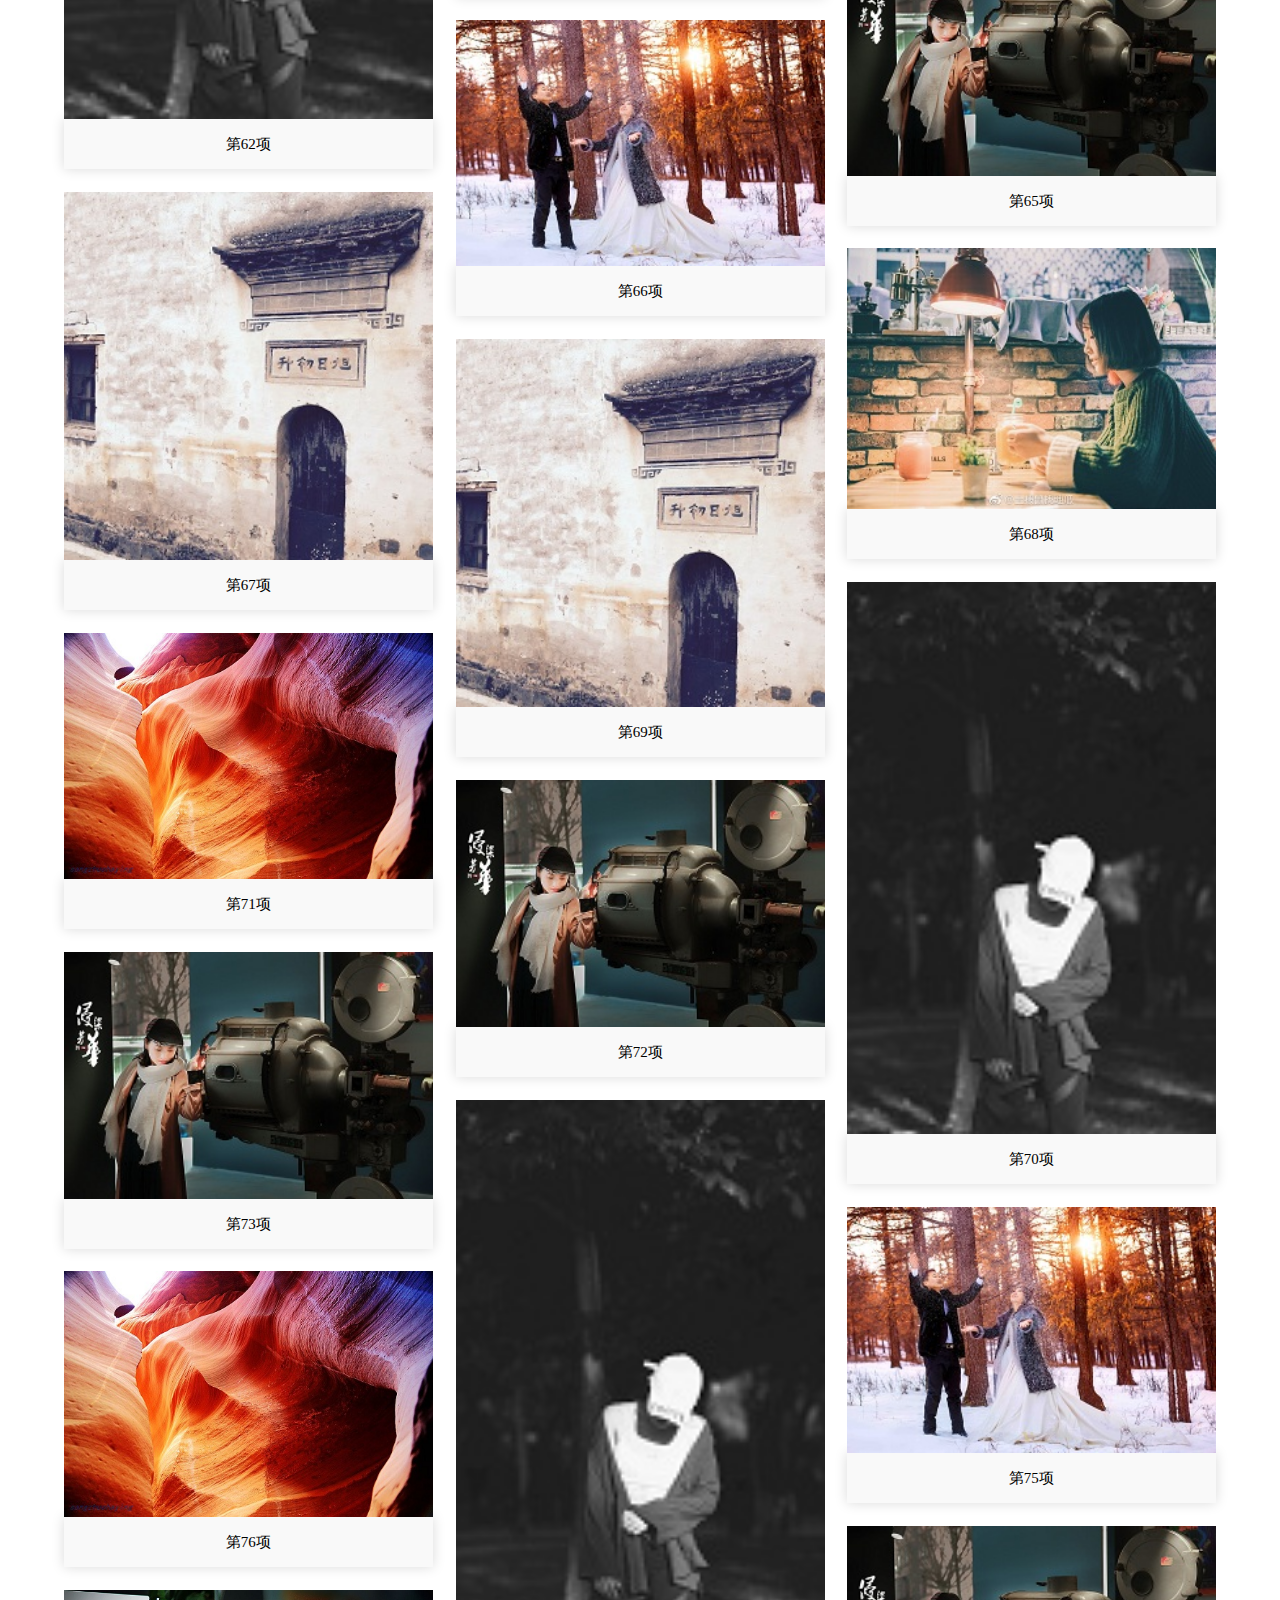
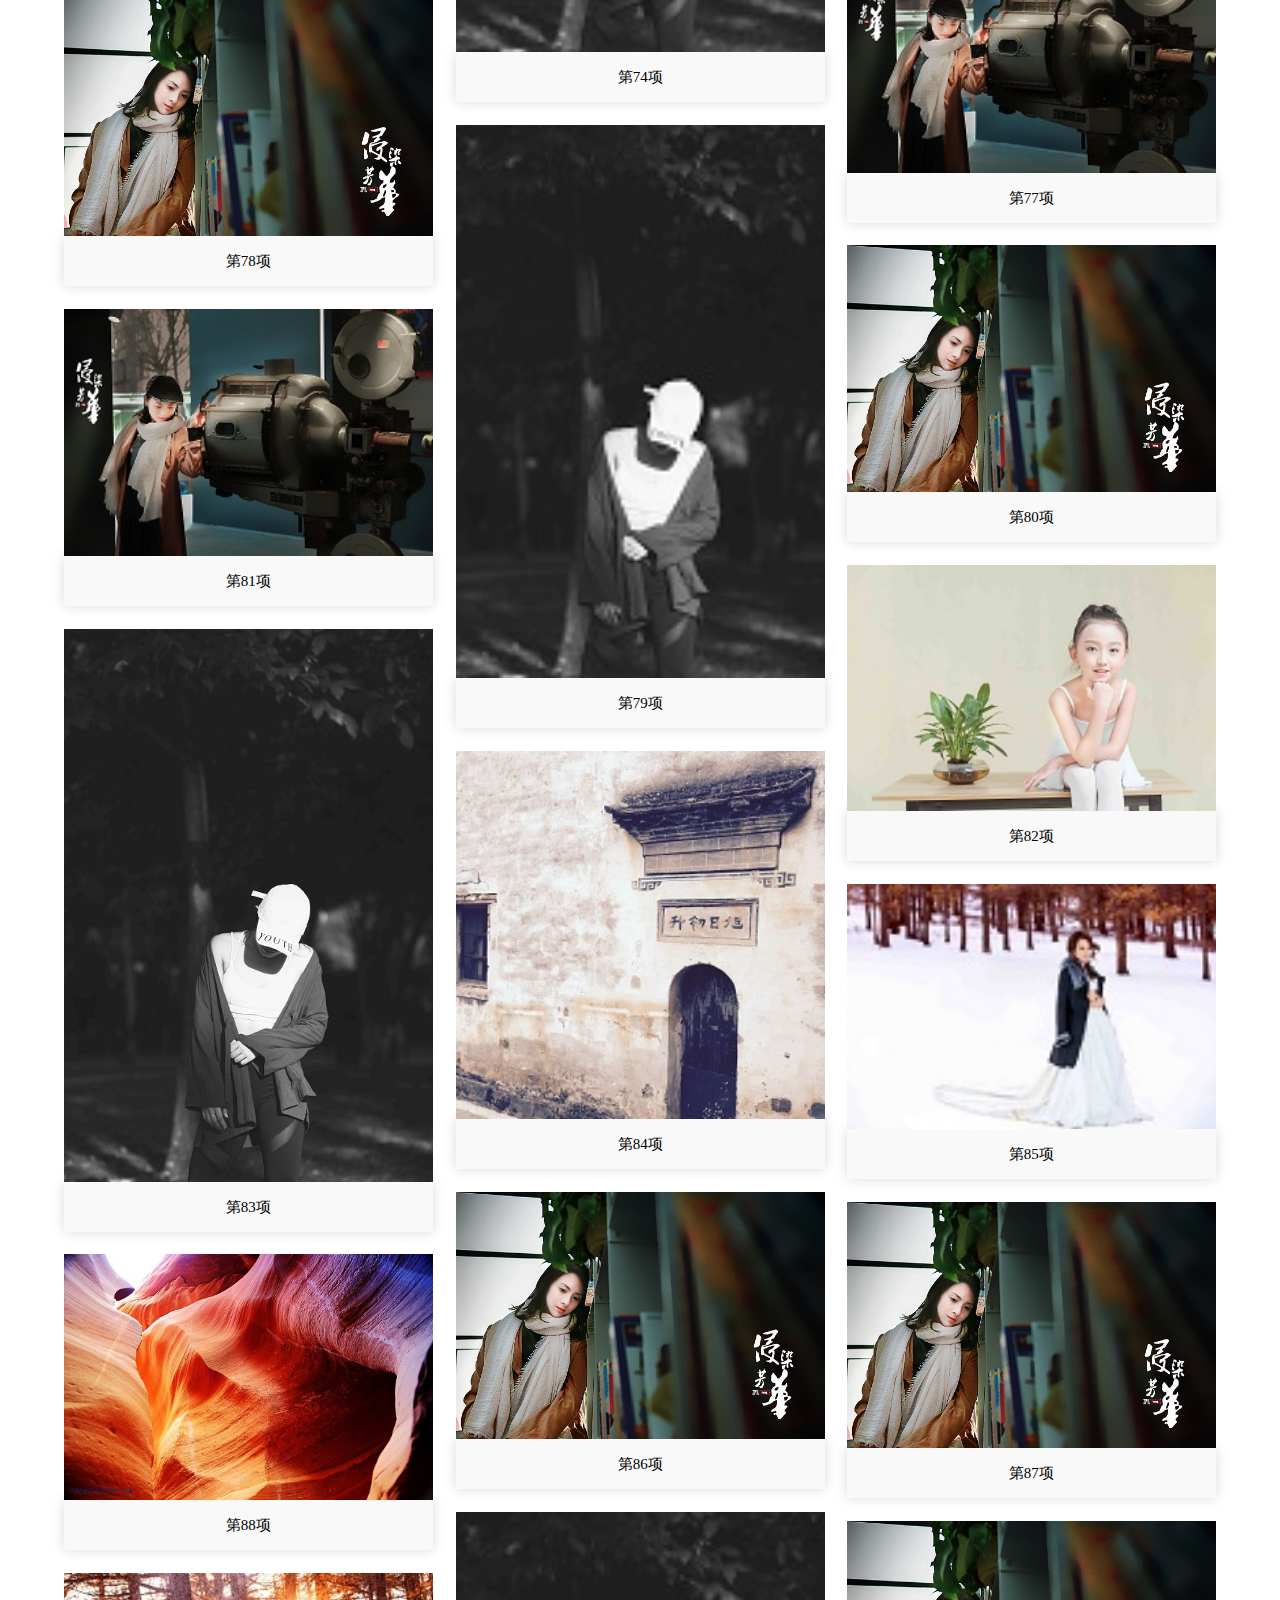
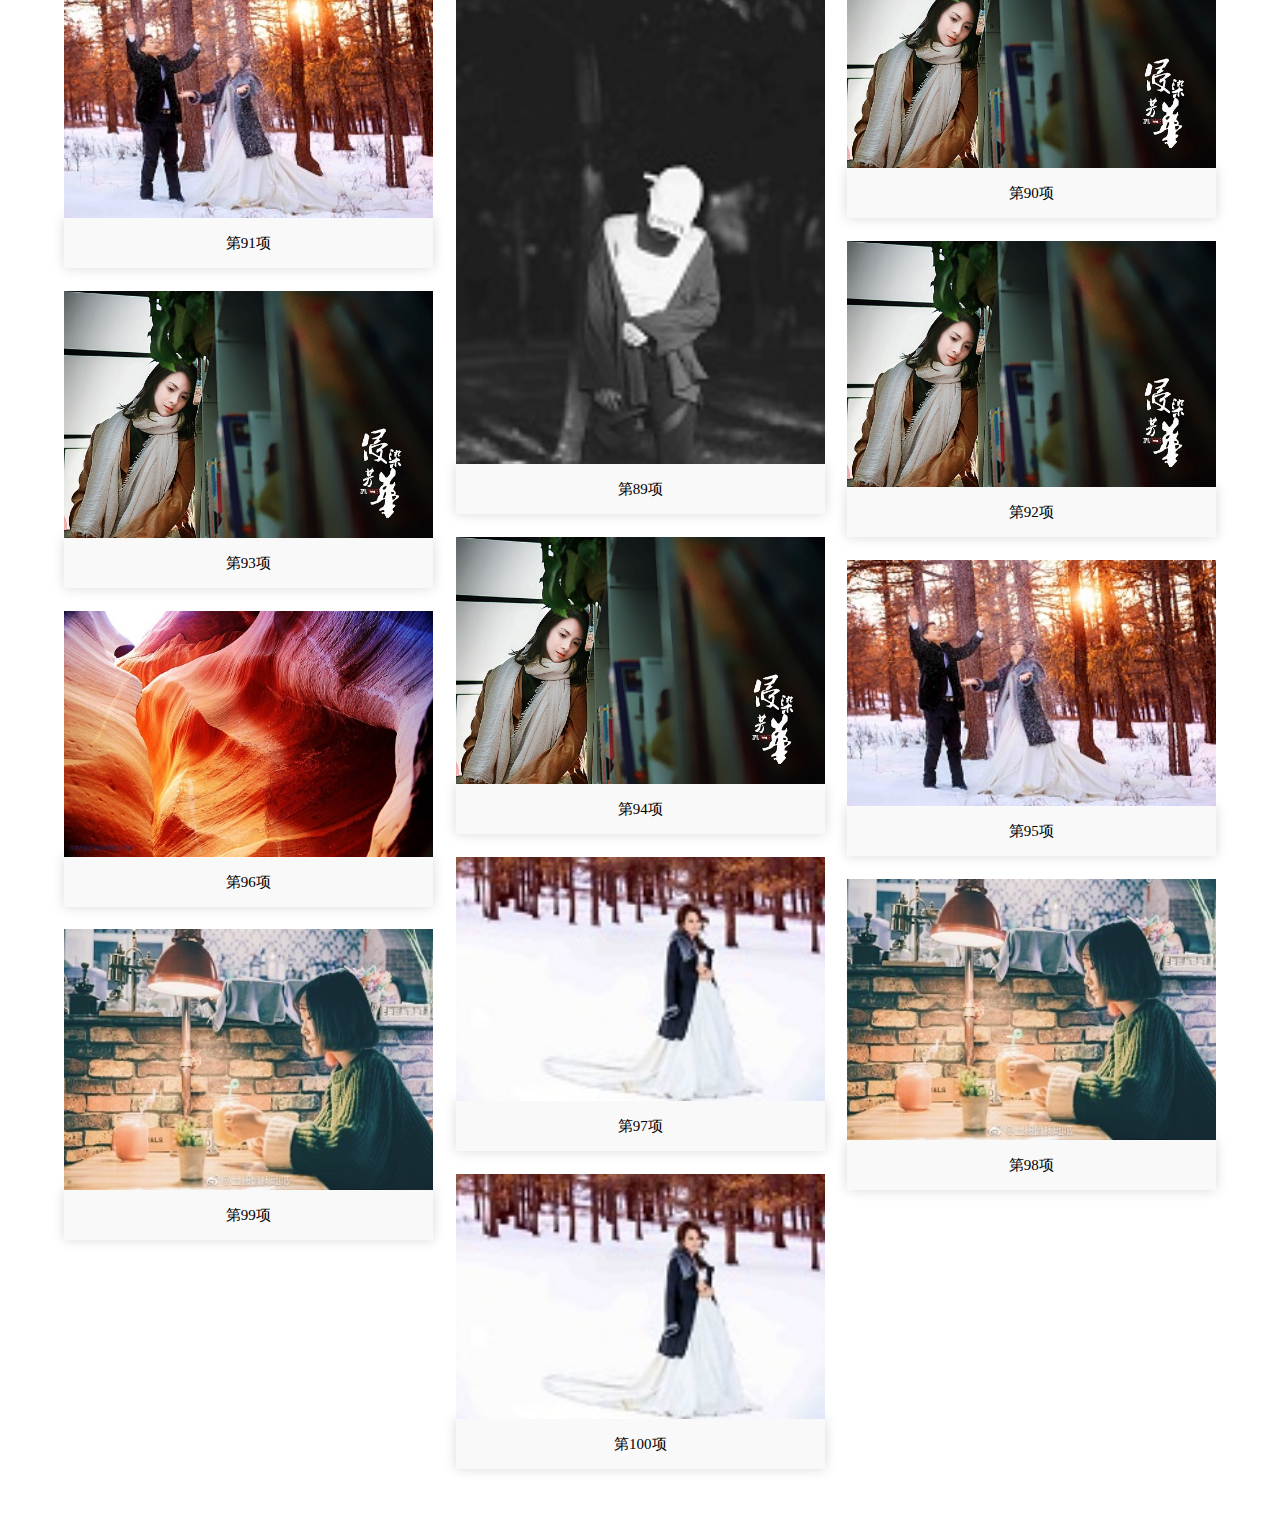
<file: demo/demo4/index.html>
<!DOCTYPE html>
<html lang="en">
<head>
    <meta charset="UTF-8">
    <meta http-equiv="X-UA-Compatible" content="IE=edge">
    <meta name="viewport" content="width=device-width, initial-scale=1.0">
    <link rel="stylesheet " href="css/index.css">
    <link rel="stylesheet" href="css/responsive.css">
    <title>瀑布流</title>
</head>
<body>
    <ul class="pubuliu"></ul>
    <script src='js/index.js'></script>
    <script>
        let pubuliu = _('.pubuliu'),
            num = 30,  // 分页数据
            arr = [],  // 存放分页数据
            pagIndex = 0; // 分页索引

        const waters = function () {  // 瀑布流实现
            let item = _$('.pubuliu li'),
                itemimg;

            for (let i = 0; i < item.length; i++) {
                if (!item[i].classList.contains('wfc')) {
                    item = item;
                    item[i].classList.add('wfc');
                    itemimg = item[i].querySelectorAll('img');
                }
            };

            function waterFall(column, pubuliu) {
                let itemWidth = item[0].offsetWidth,
                    columns = column,   // 列
                    gaps = column - 1,  // 间距
                    arr = [];
                let gap = (pubuliu.offsetWidth - (itemWidth * columns)) / gaps;
                if (gaps == 0) {
                    gap = 20;
                }
                for (let i = 0; i < item.length; i++) {
                    if (i < columns) {
                        item[i].style.top = 0;
                        item[i].style.left = (itemWidth + gap) * i + 'px';
                        arr.push(item[i].offsetHeight);
                    } else {
                        let minHeight = arr[0];
                        let index = 0;
                        for (let j = 0; j < arr.length; j++) {
                            if (minHeight > arr[j]) {
                                minHeight = arr[j];
                                index = j;
                            }
                        }
                        item[i].style.top = arr[index] + gap + 'px';
                        item[i].style.left = item[index].offsetLeft + 'px';
                        arr[index] += item[i].offsetHeight + gap;
                    }
                };
            };

            function changewater() {
                if (w > 1280) {
                    waterFall(4, pubuliu);
                }
                if (w <= 1280) {
                    waterFall(3, pubuliu);
                }
                if (w <= 860) {
                    waterFall(2, pubuliu);
                }
                if (w <= 640) {
                    waterFall(1, pubuliu);
                }
                pubuliu.style.height = pubuliu.scrollHeight + 'px';
            };

            function imgonload() {
                for (let k = 0; k < itemimg.length; k++) {
                    itemimg[k].onload = function () {
                        changewater();
                    }
                    if (itemimg[k].complete) {
                        changewater();
                    }
                    itemIndex = itemimg[k].parentNode.offsetTop;
                }
            };
            imgonload();

            window.addEventListener('resize', function () {
                pubuliu.style.height = 0;
                changewater();
            });
        };

        const calculateDanage = function (min, max) {
            return Math.max(Math.floor(Math.random() * max) + 1, min);
        };

        for (let i = 1; i < 101; i++) {
            pubuliu.innerHTML += `
                <li>
                    <img src="img/${calculateDanage(0,10)}.jpg" alt="">
                    <h5>第${i}项</h5>
                </li>
            `
            waters();
        };

    </script>
</body>

</html>
</file>
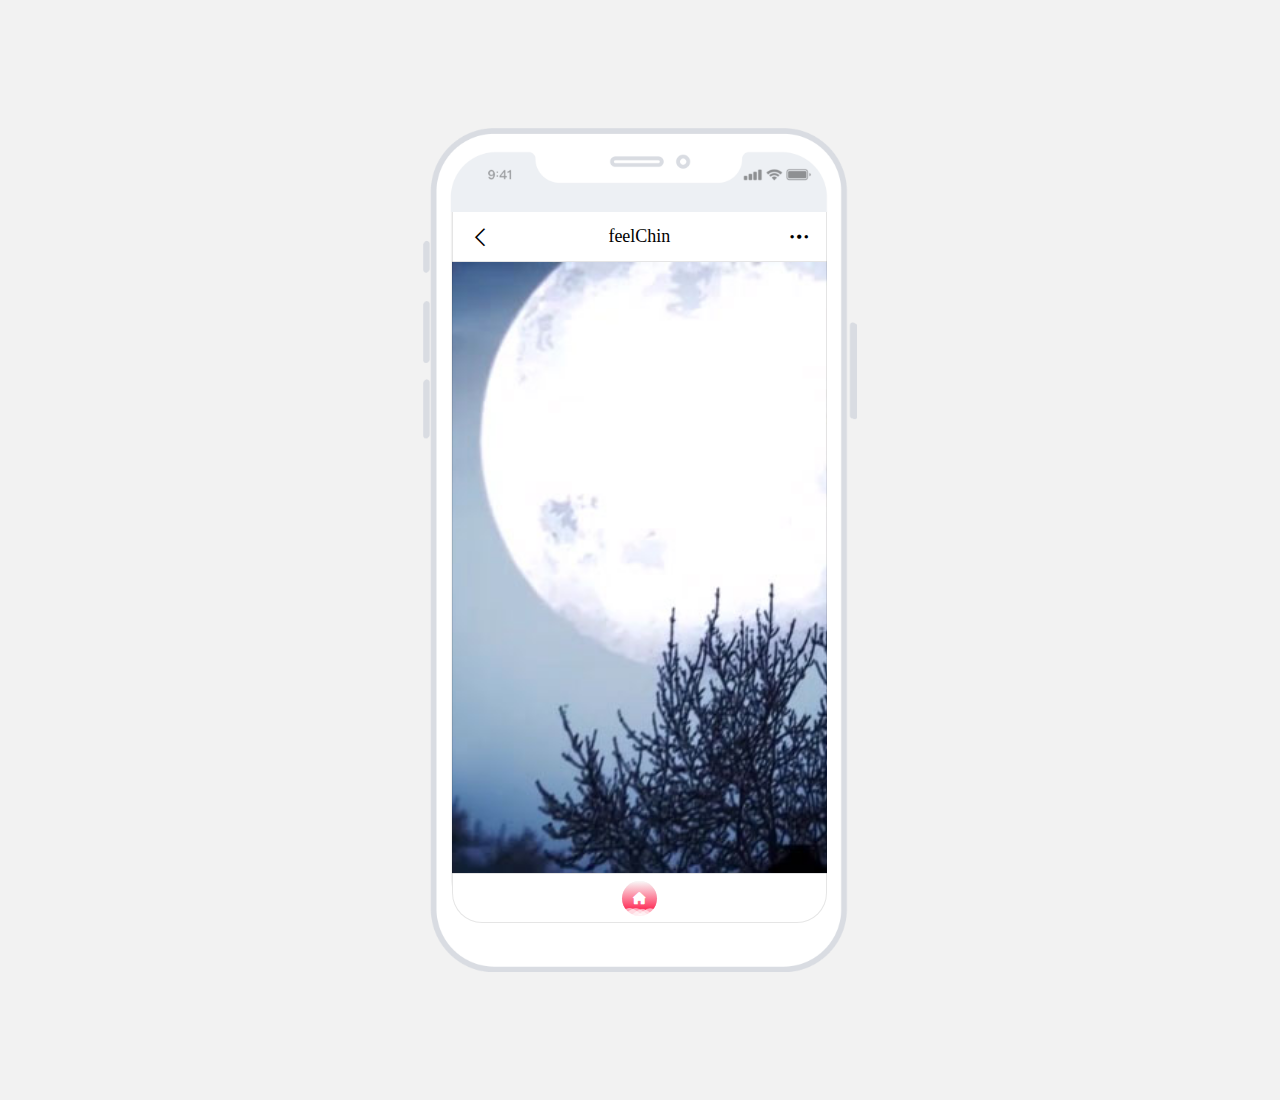
<file: demo/demo5/index.html>
<!DOCTYPE html>
<html lang="en">
<head>
    <meta charset="UTF-8">
    <meta http-equiv="X-UA-Compatible" content="IE=edge">
    <meta name="viewport" content="width=device-width, initial-scale=1.0">
    <link rel="stylesheet " href="css/index.css">
    <link rel="stylesheet" href="css/responsive.css">
    <title>移动端图片序列化模拟视频</title>
</head>
<body>
    <div class="App">
        <div class="AppMobile">
            <figure class="AppMobileImg">
                <img class="imgs" src="../style/img/phone.png" alt="" />
                <div class="AppHtml">
                    <div class="AppWrapper">
                        <header>
                            <i class="webclose iconfont">&#xe633;</i>
                            <h5>feelChin</h5>
                            <i class="webmore iconfont">&#xe624;</i>
                        </header>
                        <div class="htmlWrapper">
                            <div class="container"></div>
                        </div>
                        <footer class="Appnav">
                            <a href="">
                                <div class="icon active">
                                    <span class='iconfont'>&#xe600;</span>
                                    <figure><img class="imgs" src="../style/img/phone-yun.png" alt="" /></figure>
                                </div>
                            </a>
                        </footer>
                    </div>
                    <div class="AppWrapperBg"></div>
                </div>
            </figure>
        </div>
    </div>
    <script src='js/index.js'></script>
    <script>
        var urlRoot = 'img/';
        var indexRange = [0, 134];
        var maxLength = indexRange[1] - indexRange[0] + 1;

        var eleContainer = _('.container');
        // 存储预加载的DOM对象和长度信息
        var store = {
            length: 0
        };

        for (let i = 0; i <= indexRange[1]; i++) {
            var img = new Image();
            img.onload = function () {
                store.length++;
                store[i] = this;
                play();
            };
            img.complete = function () {
                store.length++;
                store[i] = this;
                play();
            };
            img.onerror = function () {
                store.length++;
                play();
            };
            img.src = urlRoot + i + '.jpg';
        }

        var play = function () {
            // loading进度
            var percent = Math.round(100 * store.length / maxLength);
            eleContainer.setAttribute('data-percent', percent);

            if (percent == 100) {
                var index = indexRange[0];
                var step = function () {
                    if (store[index - 1]) {
                        eleContainer.removeChild(store[index - 1]);
                    }
                    eleContainer.appendChild(store[index]);

                    // 序列增加
                    index++;
                    // 如果超过最大限制
                    if (index <= indexRange[1]) {
                        setTimeout(step, 42);
                    } else {
                        eleContainer.innerHTML = ''
                        play()
                        // 本段播放结束回调
                    }
                };
                // 等100%动画结束后执行播放
                setTimeout(step, 0);
            }
        };
    </script>
</body>
</html>
</file>
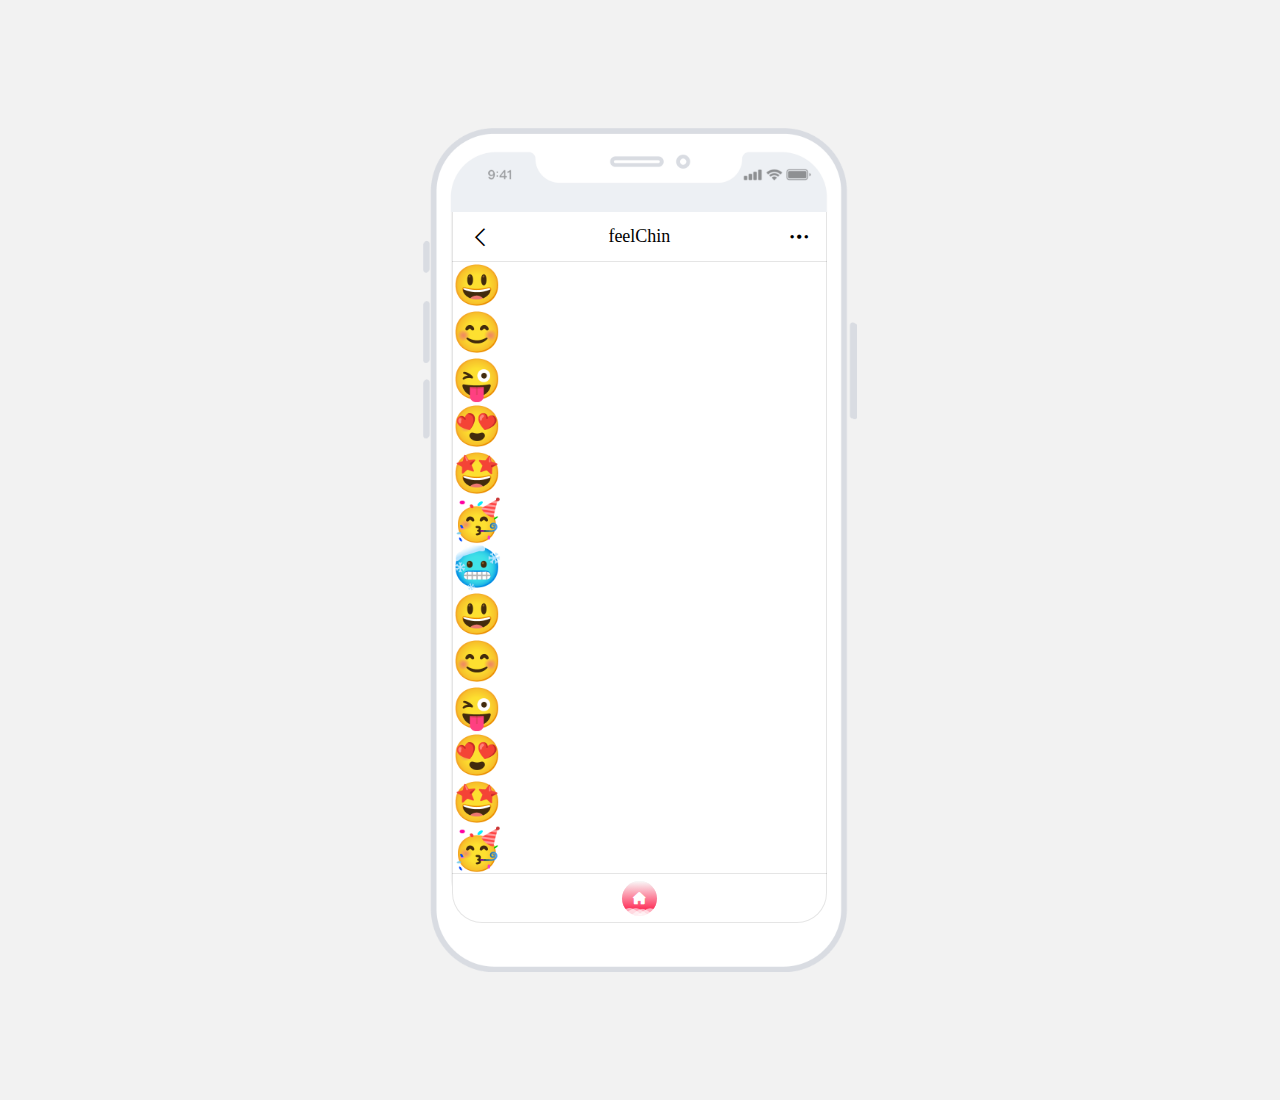
<file: demo/demo6/index.html>
<!DOCTYPE html>
<html lang="en">
<head>
    <meta charset="UTF-8">
    <meta http-equiv="X-UA-Compatible" content="IE=edge">
    <meta name="viewport" content="width=device-width, initial-scale=1.0">
    <link rel="stylesheet " href="css/index.css">
    <link rel="stylesheet" href="css/responsive.css">
    <title>移动端下拉页面功能</title>
</head>
<body>
    <div class="App">
        <div class="AppMobile">
            <figure class="AppMobileImg">
                <img class="imgs" src="../style/img/phone.png" alt="" />
                <div class="AppHtml">
                    <div class="AppWrapper">
                        <header>
                            <i class="webclose iconfont">&#xe633;</i>
                            <h5>feelChin</h5>
                            <i class="webmore iconfont">&#xe624;</i>
                        </header>
                        <div class="htmlWrapper mousebounce">
                            <ul>
                                <li>😃</li>
                                <li>😊</li>
                                <li>😜</li>
                                <li>😍</li>
                                <li>🤩</li>
                                <li>🥳</li>
                                <li>🥶</li>
                                <li>😃</li>
                                <li>😊</li>
                                <li>😜</li>
                                <li>😍</li>
                                <li>🤩</li>
                                <li>🥳</li>
                                <li>🥶</li>
                                <li>😃</li>
                                <li>😊</li>
                                <li>😜</li>
                                <li>😍</li>
                                <li>🤩</li>
                                <li>🥳</li>
                                <li>🥶</li>
                            </ul>
                        </div>
                        <footer class="Appnav">
                            <a href="">
                                <div class="icon active">
                                    <span class='iconfont'>&#xe600;</span>
                                    <figure><img class="imgs" src="../style/img/phone-yun.png" alt="" /></figure>
                                </div>
                            </a>
                        </footer>
                    </div>
                    <div class="AppWrapperBg"></div>
                </div>
            </figure>
        </div>
    </div>
    <script src='js/index.js'></script>
    <script>
        const ScrollRoot = function (mousebounce,overflow) {
            let ScrollApp = mousebounce,
                scroller = ScrollApp.children[0],
                min = 0,
                offsetY = 0,
                startY = 0,
                pointY = 0,
                isStarted = false,
                canScroll = false,
                ScrollAppTop = ScrollApp.scrollTop
                ScrollAppHeight = ScrollApp.clientHeight || ScrollApp.offfsetHeight,
                ScrollAppScrollHeight = ScrollApp.scrollHeight;

            if(overflow == false){
                ScrollAppTop = window.scrollY;
                ScrollAppHeight = window.innerHeight || document.documentElement.clientHeight || document.body.clientHeight,
                ScrollAppScrollHeight = document.body.scrollHeight;
            }
            
            if (ScrollAppTop == 0) {
                canScroll = true;
            }

            ScrollApp.addEventListener('scroll', function () {
                if(overflow == false){
                    ScrollAppTop = window.scrollY;
                }else{
                    ScrollAppTop = ScrollApp.scrollTop
                }
                if (ScrollAppTop > 0) {
                    canScroll = false;
                    scroller.style.transform = `none`;
                }
                if (ScrollAppTop + ScrollAppHeight >= ScrollAppScrollHeight) {
                    canScroll = true;
                   
                }
                if (ScrollAppTop <= 0) {
                    canScroll = true;
                }
            });

            const start = function(e){
                if (!canScroll) {
                    return
                }
                if(isStarted){   //第二次点击时不触发后续 直接 end
                    return
                }

                const point = e.touches ? e.touches[0] : e;
                isStarted = true;
                pointY = point.pageY;

                scroller.style.transitionDuration = '0ms';
                scroller.style.transitionTimingFunction = 'linear';
                scroller.style.transform = `translate3d(0, ${offsetY}px, 0)`;
            };
            const move = function(e){
                if (!isStarted) {
                    return
                }
                const point = e.touches ? e.touches[0] : e;
                const deltaY = point.pageY - pointY;

                let MoveoffsetY = Math.round(startY + deltaY);   // 浮点数坐标会影响渲染速度
                if (MoveoffsetY < min || MoveoffsetY > min) {  // 超出边界时增加阻力
                    MoveoffsetY = Math.round(startY + deltaY / 5);
                }
                offsetY = MoveoffsetY;   // 记录在触发惯性滑动条件下的偏移值和时间

                scroller.style.transform = `translate3d(0, ${offsetY}px, 0)`;
            };
            const end = function(e){
                if (!isStarted) {
                    return
                };
                isStarted = false;
                offsetY = 0;
                scroller.style.transitionDuration = 410 + 'ms';
                scroller.style.transitionTimingFunction = 'cubic-bezier(.25, .46, .45, .94)';
                scroller.style.transform = `translate3d(0, ${offsetY}px, 0)`;
            };


            scroller.addEventListener('touchstart', function (e) {
                start(e);
            });
            scroller.addEventListener('touchmove', function (e) {
                move(e);
            });
            scroller.addEventListener('touchend', function (e) {
                end(e);
            });
            scroller.addEventListener('touchcancel', function (e) {
                end(e);
            });
        };

        ScrollRoot(_('.mousebounce'),true);

    </script>
</body>
</html>
</file>
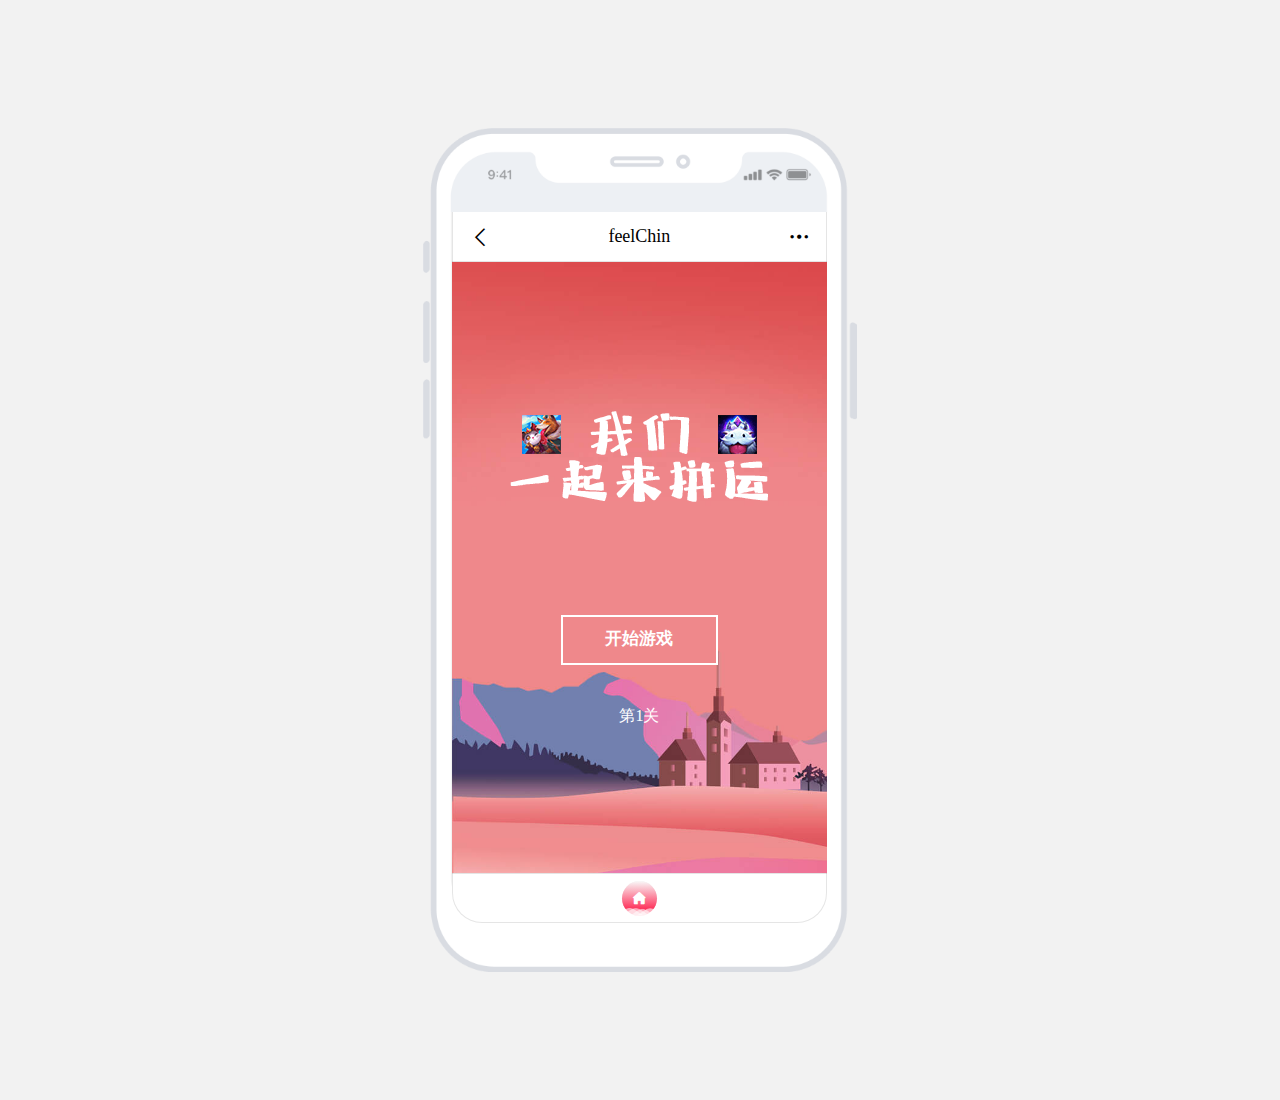
<file: demo/demo7/index.html>
<!DOCTYPE html>
<html lang="en">
<head>
    <meta charset="UTF-8">
    <meta http-equiv="X-UA-Compatible" content="IE=edge">
    <meta name="viewport" content="width=device-width, initial-scale=1.0">
    <link rel="stylesheet " href="css/index.css">
    <link rel="stylesheet" href="css/responsive.css">
    <title>小游戏-我们一起来拼运</title>
</head>
<body>
    <div class="App">
        <div class="AppMobile">
            <figure class="AppMobileImg">
                <img class="imgs" src="../style/img/phone.png" alt="" />
                <div class="AppHtml">
                    <div class="AppWrapper">
                        <header>
                            <i class="webclose iconfont">&#xe633;</i>
                            <h5>feelChin</h5>
                            <i class="webmore iconfont">&#xe624;</i>
                        </header>
                        <div class="htmlWrapper">
                            <div class="outsideBox active" style="background: url(img/0.jpg);background-size: cover;">
                                <figure><img src="img/1.png" alt=""></figure>
                                <button><span>开始游戏</span></button>
                                <p>第1关</p>
                            </div>
                            <div class="insideBox">
                                <div class="head">第1关</div>
                                <div class="box">
                                    <div class="title">
                                        <div class="player characterItems">
                                            <div class="character">
                                                <figure><img class="imgs" src="img/3.jpg" alt=""></figure>
                                                <div class="font">
                                                    <h5>玩家</h5>
                                                </div>
                                            </div>
                                            <div class="bloodBox">
                                                <div class="bloodLast"></div>
                                                <div class="blood"></div>
                                            </div>
                                        </div>
                                        <div class="moster characterItems">
                                            <div class="character">
                                                <figure><img class="imgs" src="img/2.jpg" alt=""></figure>
                                                <div class="font">
                                                    <h5>怪兽</h5>
                                                </div>
                                            </div>
                                            <div class="bloodBox">
                                                <div class="bloodLast"></div>
                                                <div class="blood"></div>
                                            </div>
                                        </div>
                                    </div>
                                    <div class="log">
                                        <ul></ul>
                                    </div>
                                    <div class="list">
                                        <div class="attclick">普通攻击</div>
                                        <div class="speclick">技能攻击</div>
                                        <div class="lifeclick">恢复生命</div>
                                        <div class="runclick">逃跑</div>
                                    </div>
                                </div>
                            </div>
                            <div class="death">
                                <div class="box">
                                    <figure>
                                        <img class="imgs" src="img/4.png" alt="">
                                        <div class="name"></div>
                                    </figure>
                                    <div class="font">
                                        <h5></h5>
                                    </div>
                                </div>
                                <div class="items">
                                    <div class="goon">下一关</div>
                                    <div class="close">返回</div>
                                </div>
                            </div>
                        </div>
                        <footer class="Appnav">
                            <a href="">
                                <div class="icon active">
                                    <span class='iconfont'>&#xe600;</span>
                                    <figure><img class="imgs" src="../style/img/phone-yun.png" alt="" /></figure>
                                </div>
                            </a>
                        </footer>
                    </div>
                    <div class="AppWrapperBg"></div>
                </div>
            </figure>
        </div>
    </div>
    <script src='js/index.js'></script>
    <script>
        let outsideBox = _('.outsideBox'),
            insideBox = _('.insideBox'),
            goGame = _('.outsideBox button'),
            playerHealth = 100,
            monsterHealth = 100,
            fightlog = [],
            count = 1,
            pattack = 5,
            mattack = 12,
            lifeCount = 11,
            huifuCount = lifeCount,
            player = _('.player .blood'),
            moster = _('.moster .blood'),
            log = _('.log ul'),
            attclick = _('.attclick'),
            speclick = _('.speclick'),
            lifeclick = _('.lifeclick'),
            runclick = _('.runclick'),
            death = _('.death'),
            goon = _('.death .goon'),
            deathClose = _('.death .close'),
            poetry = [
                '倚此天罡剑，壮士当羡傲黄泉，只是冬已现。',
                '花落秋风至， 萧瑟轻扬肃肃意， 残生终告止。',
                '锦绣乎山茶， 虽为璀璨终归去， 吾身如此花。',
                '寒刃已及体， 生死狭间忽有悟， 无非轮回矣。',
                '虽为弥留时， 谨献赞颂于吾师， 此身须臾至。',
                '寥落乎馀响， 尚存一息随之逝， 悲风共凄凉。',
                '春意虽盎然， 燕绿莺红非关我， 今已无所羡。',
                '身形渐迷离，幻梦忽觉惊坐起，朝露待日晞。',
                '别离时才方知这世间，花亦花，人亦人。'
            ];

        const calculateDanage = function (min, max) {
            return Math.max(Math.floor(Math.random() * max) + 1, min);
        };

        const playerAttacks = function (a, b) {
            let damage = calculateDanage(a, b);
            monsterHealth -= damage;

            moster.style.width = monsterHealth + '%';
            _('.moster .bloodLast').style.width = monsterHealth + '%';

            fightlog.unshift({
                isPlayer: true,
                text: '玩家的攻击对怪兽造成了' + damage + '点伤害'
            });
        };
        const monsterAttacks = function (a, b) {
            let damage = calculateDanage(a, b);
            playerHealth -= damage;

            player.style.width = playerHealth + '%';
            _('.player .bloodLast').style.width = playerHealth + '%';

            fightlog.unshift({
                isPlayer: false,
                text: '怪兽的攻击对玩家造成了' + damage + '点伤害'
            });
        };

        const die = function (who) {
            active(death, 'active');
            let title = _('.death .name');
            let text = _('.death h5');
            title.innerHTML = who;
            text.innerHTML = poetry[calculateDanage(0, poetry.length - 1)];
        };

        const winorfail = function () {
            if (playerHealth <= 0 && monsterHealth <= 0) {
                die('悲怆!  共亡');
                _('.death .name').style.fontSize = '24px';

                _('.death .items div').style.display = 'none';

                moster.style.display = 'none';
                _('.moster .bloodLast').style.display = 'none';
                player.style.display = 'none';
                _('.player .bloodLast').style.display = 'none';
            } else if (playerHealth <= 0) {
                die('玩家');

                _('.death .name').style.fontSize = '32px';
                _('.death .items div').style.display = 'flex';

                player.style.display = 'none';
                _('.player .bloodLast').style.display = 'none';
            } else if (monsterHealth <= 0) {
                die('怪兽');

                _('.death .name').style.fontSize = '32px';
                moster.style.display = 'none';
                _('.moster .bloodLast').style.display = 'flex';
            }
        };

        const logHTMl = function () {
            log.innerHTML = '';
            for (let i = 0; i < fightlog.length; i++) {
                let isPlayer = '';
                if (fightlog[i].isPlayer == true) {
                    isPlayer = 'Player'
                } else {
                    isPlayer = ''
                }
                log.innerHTML +=
                    ` 
                    <li class='${isPlayer}'>${fightlog[i].text}</li>
                    `
                    ;
            }
        };


        const attack = function () {
            playerAttacks(pattack, mattack);
            monsterAttacks(pattack, mattack);
            logHTMl();
            winorfail();
        };

        const specialAttack = function () {
            playerAttacks(pattack + 10, mattack + 20);
            monsterAttacks(pattack + 10, mattack + 20);
            logHTMl();
            winorfail();
        };

        const huifu = function () {
            huifuCount --;
            console.log(huifuCount)

            if(huifuCount <= 0){
                fightlog.unshift({
                    isPlayer: true,
                    text: '不能恢复了'
                });
                logHTMl();
                return
            }

            if (playerHealth <= 80) {
                playerHealth += 20
            } else {
                playerHealth = 100
            }
            fightlog.unshift({
                isPlayer: true,
                text: `剩余恢复次数为${huifuCount - 1}`
            });
            logHTMl();

            player.style.width = playerHealth + '%';
            _('.player .bloodLast').style.width = playerHealth + '%';
        };

        const taopao = function () {
            outsideBox.classList.add('active');
            death.classList.remove('active');
        }

        const reset = function(){
            moster.style.display = 'block';
            _('.moster .bloodLast').style.display = 'block';
            player.style.display = 'block';
            _('.player .bloodLast').style.display = 'block';

            moster.style.width = '100%';
            _('.moster .bloodLast').style.width = '100%';
            player.style.width = '100%';
            _('.player .bloodLast').style.width = '100%';

            playerHealth = 100;
            monsterHealth = 100;
            fightlog = [];
            logHTMl();
        };

        attclick.addEventListener('click', attack);
        speclick.addEventListener('click', specialAttack);
        lifeclick.addEventListener('click', huifu);
        runclick.addEventListener('click', taopao);
        deathClose.addEventListener('click', taopao);

        goGame.addEventListener('click', function () {
            outsideBox.classList.remove('active');
            _('.death .items div').style.display = 'flex';

            reset();

            huifuCount = lifeCount;
        });

        goon.addEventListener('click', function () {
            death.classList.remove('active');

            reset();

            count ++;
            _('.insideBox .head').innerHTML = `第${count}关`;
            _('.outsideBox p').innerHTML = `您上次到达了游戏的第${count}关`;

            lifeCount --;
            huifuCount = lifeCount;
            pattack += 5;
            mattack += 12;
        });

    </script>
</body>

</html>
</file>
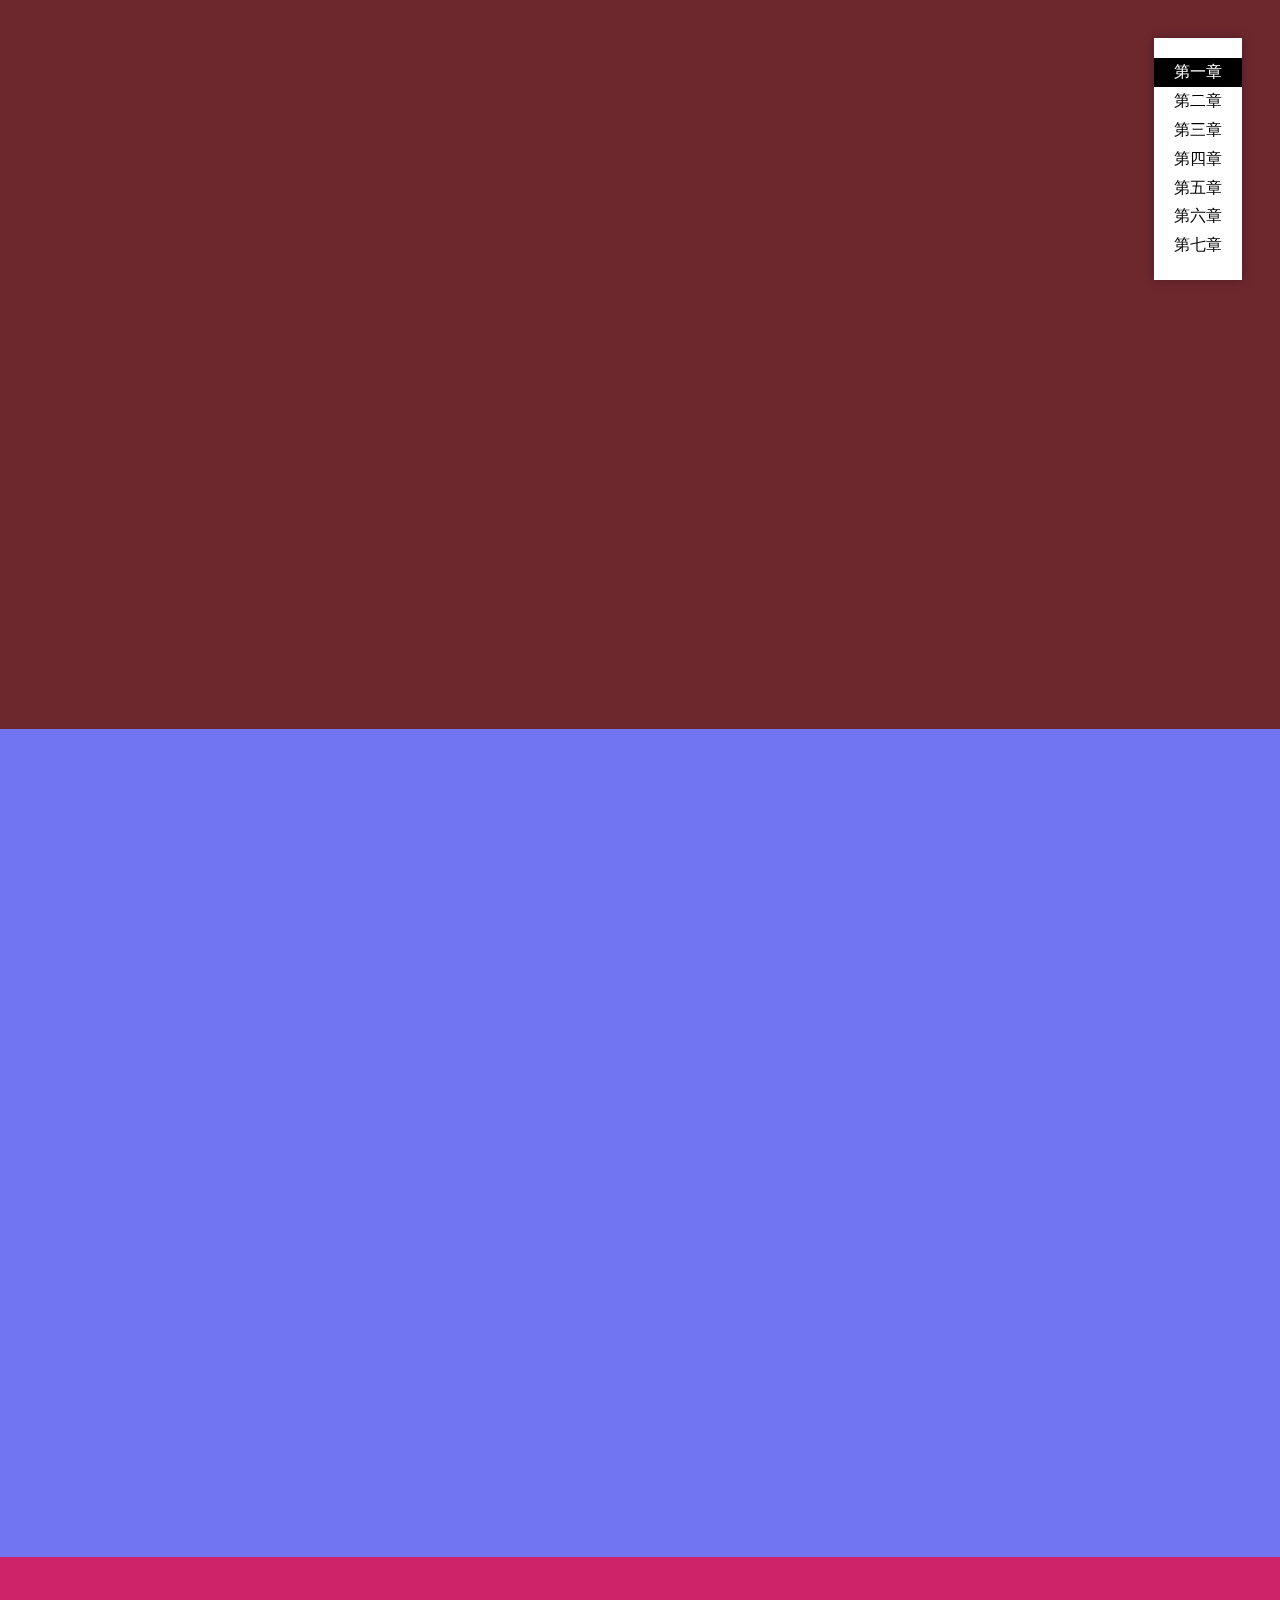
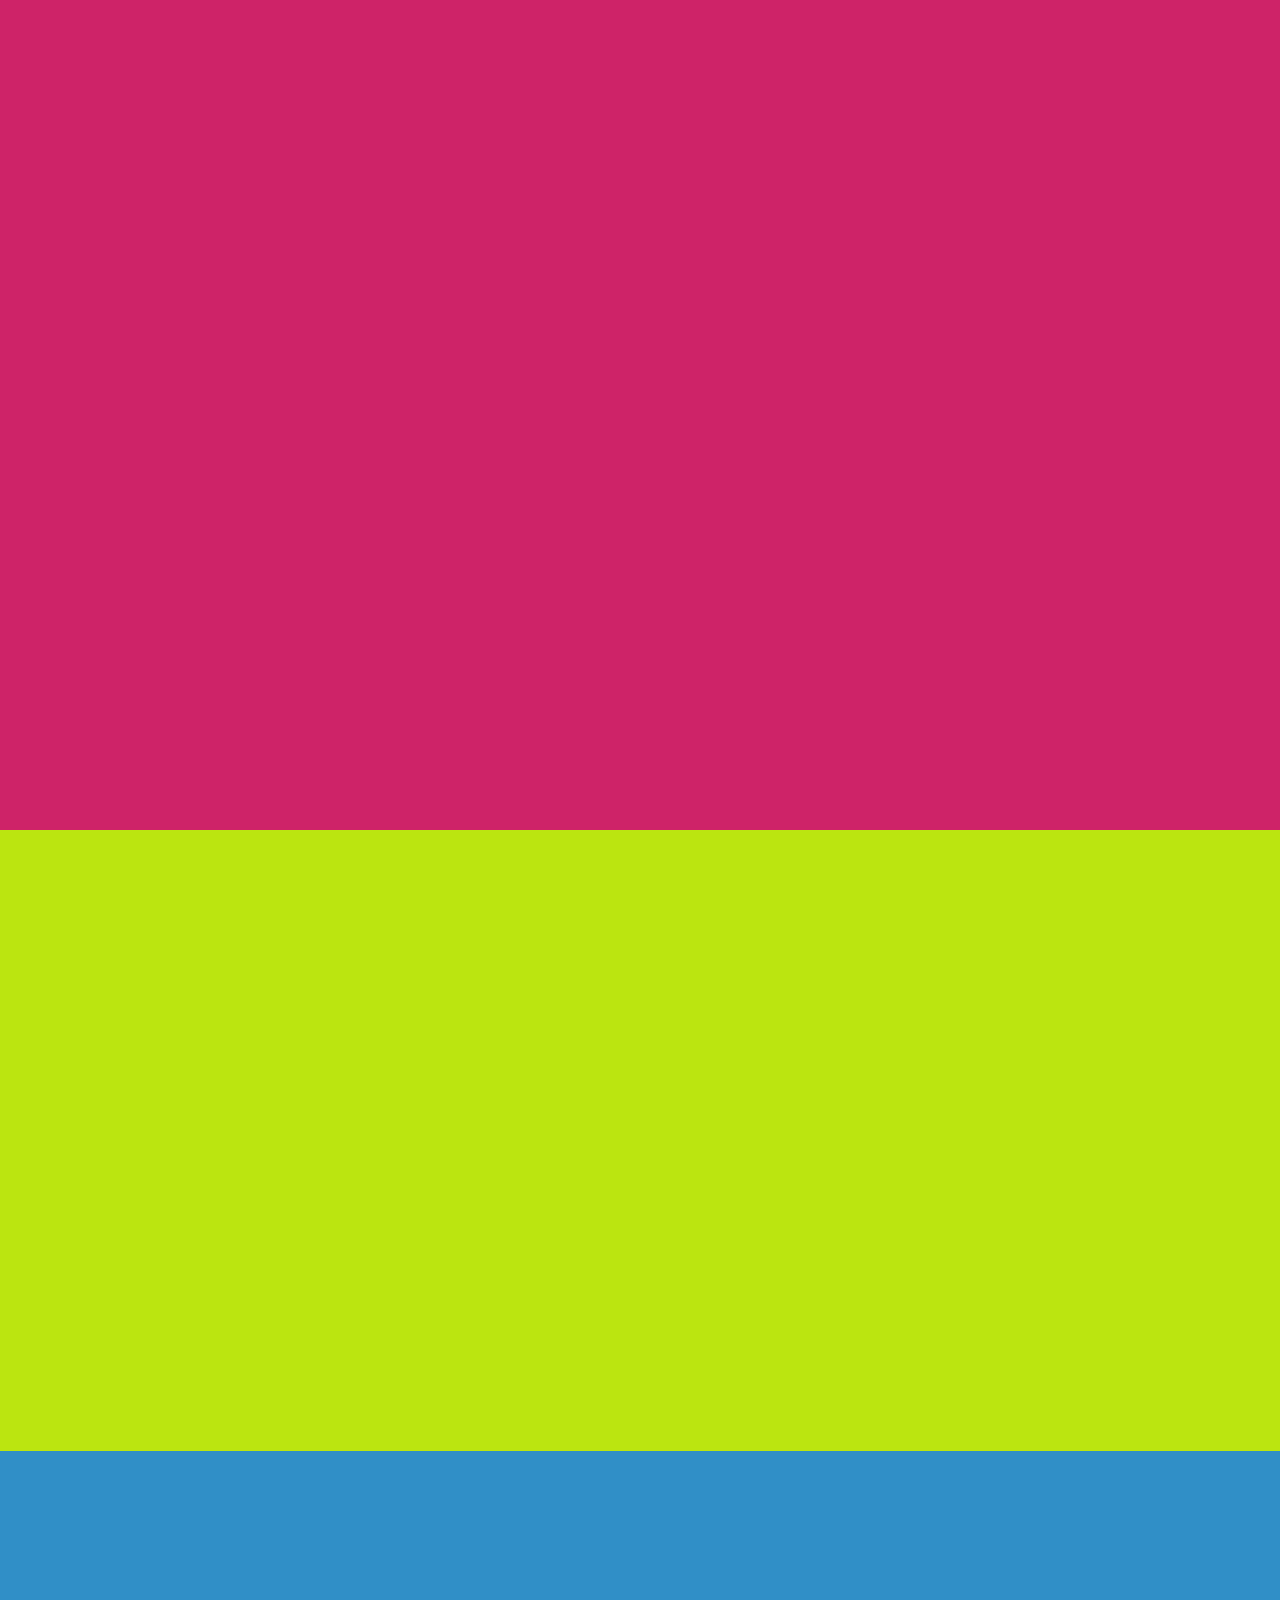
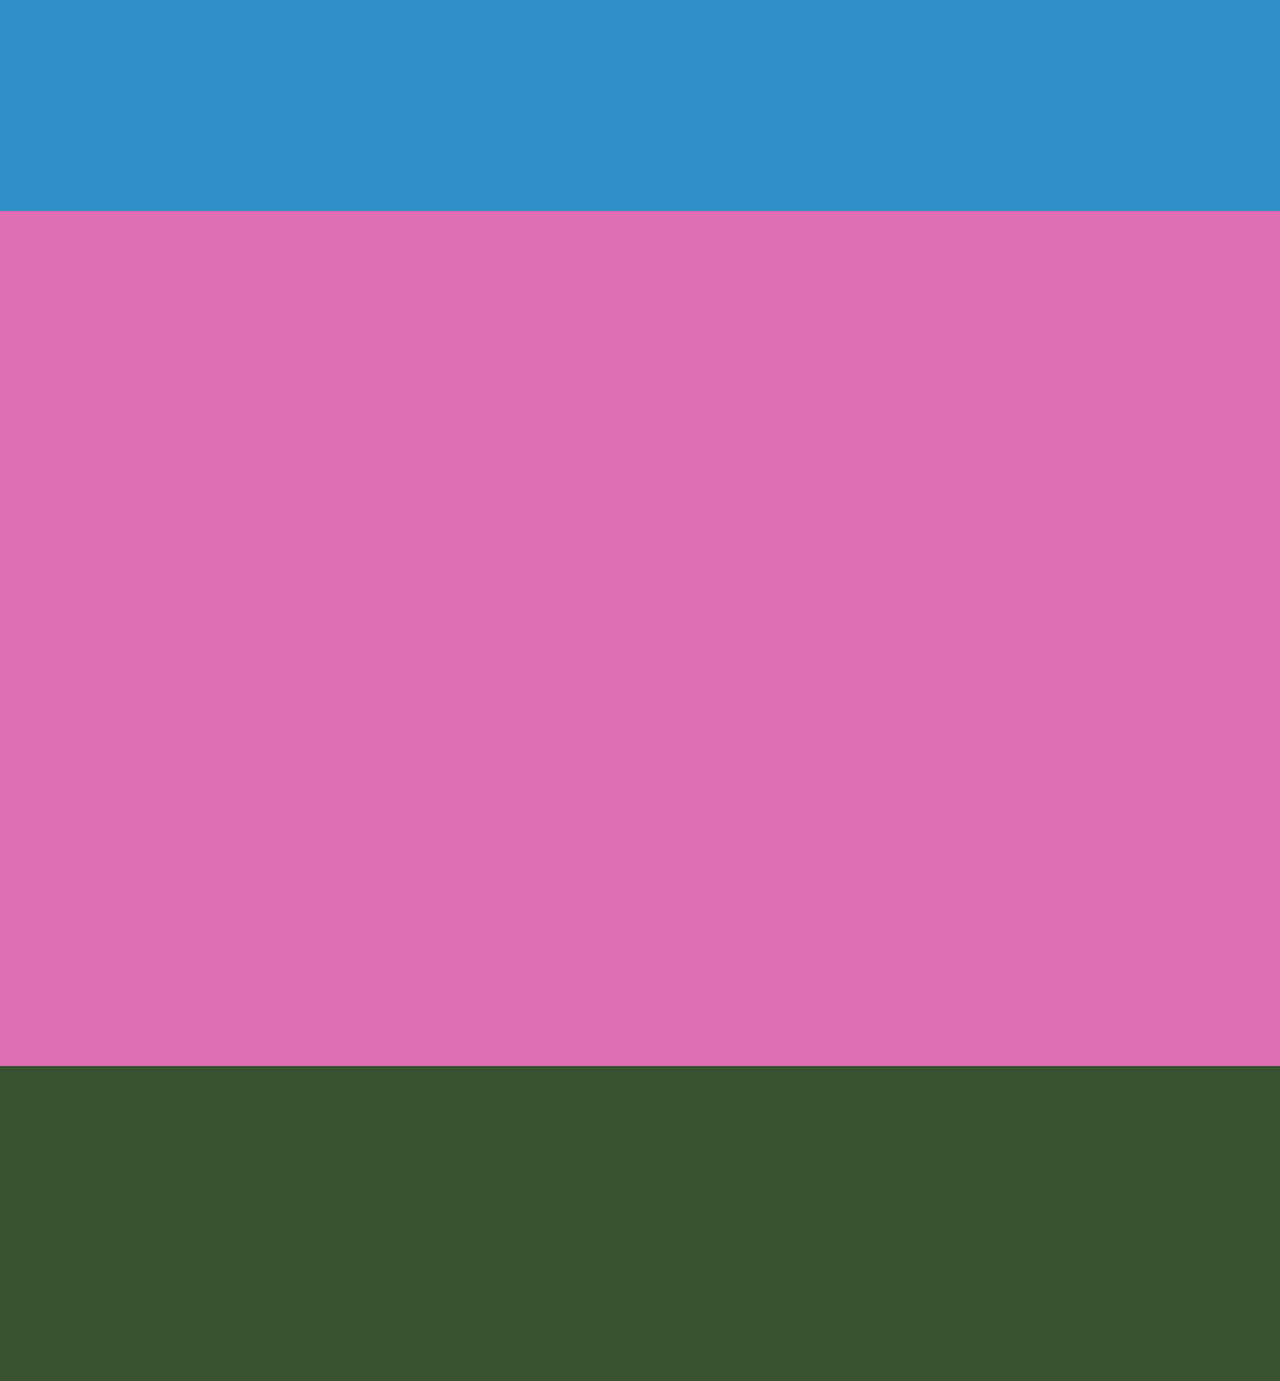
<file: demo/demo8/index.html>
<!DOCTYPE html>
<html lang="en">
<head>
    <meta charset="UTF-8">
    <meta http-equiv="X-UA-Compatible" content="IE=edge">
    <meta name="viewport" content="width=device-width, initial-scale=1.0">
    <link rel="stylesheet" href="css/index.css">
    <title>书签章节导航</title>
</head>
<body>
    <div class="bookNav"></div>
    <div class="book">
        <div class="item">
            <figure data-index="0" data-name="第一章"></figure>
            <div></div>
        </div>
        <div class="item">
            <figure data-index="1" data-name="第二章"></figure>
            <div></div>
        </div>
        <div class="item">
            <figure data-index="2" data-name="第三章"></figure>
            <div></div>
        </div>
        <div class="item">
            <figure data-index="3" data-name="第四章"></figure>
            <div></div>
        </div>
        <div class="item">
            <figure data-index="4" data-name="第五章"></figure>
            <div></div>
        </div>
        <div class="item">
            <figure data-index="5" data-name="第六章"></figure>
            <div></div>
        </div>
        <div class="item">
            <figure data-index="6" data-name="第七章"></figure>
            <div></div>
        </div>
    </div>
    <script>
        const bookTitle = document.querySelectorAll('.book figure');
        const bookNav = document.querySelector('.bookNav');

        const renderBookNav = () => {  // 渲染导航列表
            let html = ''
            bookTitle.forEach(el => {
                html += `
                    <div data-index="${el.getAttribute('data-index')}">${el.getAttribute('data-name')}</div>
                `
            })
            bookNav.innerHTML = html
        }
        renderBookNav();


        bookNav.addEventListener('click', e => {   // 点击导航联动
            let target = e.target;
            if (!target.classList.contains('active')) {
                let index = target.getAttribute('data-index');

                bookTitle[index].scrollIntoView({
                    behavior: 'smooth'
                });
            }
        })


        const child = bookNav.children;      // 更新类名
        const remove = () => {
            [...child].forEach(el => {
                el.classList.remove('active')
            })
        }

       
        const config = {                    // 观察器监听位置
            rootMargin: '0px',
            threshold: 0,
        };

        const observer = new IntersectionObserver(function (entries) {
            let visible, nearest, i;
            for (const item of bookTitle) {
                const rect = item.getBoundingClientRect();
                // 找到最近一个
                if (rect.bottom < 0) {
                    nearest = item;
                } else {
                    // 找到第一个可见
                    if (rect.top <= window.innerHeight) {
                        visible = item;
                        break;
                    }
                }
            }

            if (visible) {
                // 高亮可视标题
                i = visible.getAttribute('data-index')
            } else{
                // 高亮最近的标题
                i = nearest.getAttribute('data-index')
            }
            remove();

            child[i].classList.add('active')

        }, config)

        bookTitle.forEach(item => {
            observer.observe(item);
        });

    </script>
</body>
</html>
</file>
<file: static/css/main.fe9390d1.css>
*{margin:0;outline:none;padding:0}*,:after,:before,html{box-sizing:border-box}html{-webkit-tap-highlight-color:transparent;-webkit-user-select:none;user-select:none}body{font-size:4vw;scroll-behavior:smooth}body,html{height:100%}big,button,h1,h2,h3,h4,h5,h6,input,select,small,textarea{font-size:100%}table{border-collapse:collapse;border-spacing:0;text-align:left}menu,ol,ul{list-style:none}button,img,input,object,select,textarea{vertical-align:middle}article,aside,details,figcaption,figure,footer,header,hgroup,menu,nav,section{display:block}textarea{overflow:auto;resize:vertical}a,button,input,select,textarea{border:none;outline:none}input,textarea{display:block;-webkit-user-select:auto}button::-moz-focus-inner,input::-moz-focus-inner{border:0;padding:0}mark{background-color:initial}a,del,ins,s,u{color:inherit;text-decoration:none}sub,sup{vertical-align:initial}p{line-height:1.72}big,h1,h2,h3,h4,h5,h6,small,span,time{font-weight:400;line-height:1.2}audio,canvas,img,video{zoom:1;display:inline-block;font-size:0;line-height:1}img{width:100%}.page{min-height:calc(100vh - 13.333vw)}:root{--theme-white:#fff;--theme-light3:#f3f3f3;--theme-light6:#f6f6f6;--theme-light9:#f9f9f9;--theme-black:#000;--theme-gray3:#333;--theme-gray6:#666;--theme-gray9:#999;--theme-transparent:transparent;--white:#fff;--black:#000;--red:#f03;--coral:coral;--vanilla:#23e94e;--cyan:#61dafb;--lightBlue:#3875f6}[data-theme=dark]{--theme-white:#222;--theme-light3:#333;--theme-light6:#666;--theme-light9:#999;--theme-black:#fff;--theme-gray3:#f3f3f3;--theme-gray6:#ece3e3;--theme-gray9:#d6caca}@font-face{font-family:iconfont;src:url(../../static/media/iconfont.8fa1c6eec5f8878617ce.eot);src:url(../../static/media/iconfont.8fa1c6eec5f8878617ce.eot#iefix) format("embedded-opentype"),url(../../static/media/iconfont.e82c48beffaf6dd4c028.woff2) format("woff2"),url(../../static/media/iconfont.aba51a4ffbd709f8a06c.woff) format("woff"),url(../../static/media/iconfont.fb6fbb6f2532b0828337.ttf) format("truetype")}.iconfont{-webkit-font-smoothing:antialiased;-moz-osx-font-smoothing:grayscale;font-family:iconfont!important;font-size:16px;font-style:normal}.icon-zhanghaoquanxianguanli:before{content:"\eb68"}.icon-qianming:before{content:"\e69f"}.icon-7:before{content:"\e606"}.icon-nianling:before{content:"\e673"}.icon-didianPlaces12:before{content:"\e6be"}.icon-sousuo1:before{content:"\eafe"}.icon-jiantou-copy-copy:before{content:"\e654"}.icon-jiantou:before{content:"\e64e"}.icon-jiantou-copy:before{content:"\e652"}.icon-jiantou-copy-copy1:before{content:"\e653"}.icon-cuowu:before{content:"\e600"}.folding-wrapper{align-items:center;background:var(--theme-white);bottom:0;display:flex;justify-content:center;left:0;margin:auto;position:fixed;right:0;top:0}.folding-wrapper .sk-folding-cube{height:40px;margin:20px auto;position:relative;-webkit-transform:rotate(45deg);transform:rotate(45deg);width:40px}.folding-wrapper .sk-folding-cube .sk-cube{float:left;height:50%;position:relative;-webkit-transform:scale(1.1);transform:scale(1.1);width:50%}.folding-wrapper .sk-folding-cube .sk-cube:before{-webkit-animation:sk-foldCubeAngle 2.4s linear infinite both;animation:sk-foldCubeAngle 2.4s linear infinite both;background-color:var(--vanilla);content:"";height:100%;left:0;position:absolute;top:0;-webkit-transform-origin:100% 100%;transform-origin:100% 100%;width:100%}.folding-wrapper .sk-folding-cube .sk-cube2{-webkit-transform:scale(1.1) rotate(90deg);transform:scale(1.1) rotate(90deg)}.folding-wrapper .sk-folding-cube .sk-cube3{-webkit-transform:scale(1.1) rotate(180deg);transform:scale(1.1) rotate(180deg)}.folding-wrapper .sk-folding-cube .sk-cube4{-webkit-transform:scale(1.1) rotate(270deg);transform:scale(1.1) rotate(270deg)}.folding-wrapper .sk-folding-cube .sk-cube2:before{-webkit-animation-delay:.3s;animation-delay:.3s}.folding-wrapper .sk-folding-cube .sk-cube3:before{-webkit-animation-delay:.6s;animation-delay:.6s}.folding-wrapper .sk-folding-cube .sk-cube4:before{-webkit-animation-delay:.9s;animation-delay:.9s}@-webkit-keyframes sk-foldCubeAngle{0%,10%{opacity:0;-webkit-transform:perspective(140px) rotateX(-180deg);transform:perspective(140px) rotateX(-180deg)}25%,75%{opacity:1;-webkit-transform:perspective(140px) rotateX(0deg);transform:perspective(140px) rotateX(0deg)}90%,to{opacity:0;-webkit-transform:perspective(140px) rotateY(180deg);transform:perspective(140px) rotateY(180deg)}}@keyframes sk-foldCubeAngle{0%,10%{opacity:0;-webkit-transform:perspective(140px) rotateX(-180deg);transform:perspective(140px) rotateX(-180deg)}25%,75%{opacity:1;-webkit-transform:perspective(140px) rotateX(0deg);transform:perspective(140px) rotateX(0deg)}90%,to{opacity:0;-webkit-transform:perspective(140px) rotateY(180deg);transform:perspective(140px) rotateY(180deg)}}
/*# sourceMappingURL=main.fe9390d1.css.map*/
</file>
<file: demo/demo10/css/index.css>
*{margin:0;padding:0;outline:none}*,*:after,*:before{-webkit-box-sizing:border-box;box-sizing:border-box}html{-webkit-tap-highlight-color:transparent;-webkit-box-sizing:border-box;box-sizing:border-box}body{scroll-behavior:smooth;min-width:320px}html,body{height:100%}h1,h2,h3,h4,h5,h6,small,big,input,textarea,button,select{font-size:100%}table{border-collapse:collapse;border-spacing:0;text-align:left}ul,ol,menu{list-style:none}img,object,input,textarea,button,select{vertical-align:middle}article,aside,footer,header,section,nav,figure,figcaption,hgroup,details,menu{display:block}textarea{overflow:auto;resize:vertical}input,textarea,button,select,a{outline:none;border:none}input,textarea{display:block;-webkit-user-select:auto}button::-moz-focus-inner,input::-moz-focus-inner{padding:0;border:0}mark{background-color:transparent}a,ins,s,u,del{text-decoration:none;color:inherit}sup,sub{vertical-align:baseline}p{line-height:1.72}h1,h2,h3,h4,h5,h6,span,time,small,big{font-weight:400;line-height:1.2}video,img,audio,canvas{font-size:0;line-height:1;display:block;zoom:1}.scrollContainer{height:100%;width:100%;position:relative}.scrollItem1{height:3000px;background:#000}.scrollItem2{height:5000px}.imageSequence{position:-webkit-sticky;position:sticky;top:0;overflow:hidden}.imageSequence .text{position:absolute;top:30%;left:0;width:100%;text-align:center}.canvasContainer{position:relative;width:100%;height:100vh}canvas{position:absolute;left:0px;top:0px;width:100%;height:100%;-o-object-fit:cover;object-fit:cover;-o-object-position:center center;object-position:center center}
</file>
<file: demo/demo11/css/index.css>
*{margin:0;padding:0;outline:none}*,*:after,*:before{-webkit-box-sizing:border-box;box-sizing:border-box}html{-webkit-tap-highlight-color:transparent;-webkit-box-sizing:border-box;box-sizing:border-box}body{scroll-behavior:smooth;min-width:320px}html,body{height:100%}h1,h2,h3,h4,h5,h6,small,big,input,textarea,button,select{font-size:100%}table{border-collapse:collapse;border-spacing:0;text-align:left}ul,ol,menu{list-style:none}img,object,input,textarea,button,select{vertical-align:middle}article,aside,footer,header,section,nav,figure,figcaption,hgroup,details,menu{display:block}textarea{overflow:auto;resize:vertical}input,textarea,button,select,a{outline:none;border:none}input,textarea{display:block;-webkit-user-select:auto}button::-moz-focus-inner,input::-moz-focus-inner{padding:0;border:0}mark{background-color:transparent}a,ins,s,u,del{text-decoration:none;color:inherit}sup,sub{vertical-align:baseline}p{line-height:1.72}h1,h2,h3,h4,h5,h6,span,time,small,big{font-weight:400;line-height:1.2}video,img,audio,canvas{font-size:0;line-height:1;display:block;zoom:1}.App{width:100%;overflow:hidden}.virtual{position:relative;height:100vh;overflow-y:auto;overflow-x:hidden;-ms-overflow-style:none;overflow:-moz-scrollbars-none;overflow:-webkit-scrollbars-none;will-change:scroll-position}.virtual::-webkit-scrollbar{display:none}.virtual .virtualList{position:absolute;top:0;left:0;right:0;bottom:0}.virtual .virtualList .item{display:-webkit-box;display:-ms-flexbox;display:flex;-webkit-box-align:center;-ms-flex-align:center;align-items:center;padding:0 5%}.virtual .virtualList .item:nth-child(even){background:#f9f9f9}.virtual .virtualPlaceHolder{position:absolute;top:0;left:0;right:0;pointer-events:none}
</file>
<file: demo/demo12/css/index.css>
*{margin:0;padding:0;outline:none}*,*:after,*:before{-webkit-box-sizing:border-box;box-sizing:border-box}html{-webkit-tap-highlight-color:transparent;-webkit-box-sizing:border-box;box-sizing:border-box}body{scroll-behavior:smooth;min-width:320px}html,body{height:100%}h1,h2,h3,h4,h5,h6,small,big,input,textarea,button,select{font-size:100%}table{border-collapse:collapse;border-spacing:0;text-align:left}ul,ol,menu{list-style:none}img,object,input,textarea,button,select{vertical-align:middle}article,aside,footer,header,section,nav,figure,figcaption,hgroup,details,menu{display:block}textarea{overflow:auto;resize:vertical}input,textarea,button,select,a{outline:none;border:none}input,textarea{display:block;-webkit-user-select:auto}button::-moz-focus-inner,input::-moz-focus-inner{padding:0;border:0}mark{background-color:transparent}a,ins,s,u,del{text-decoration:none;color:inherit}sup,sub{vertical-align:baseline}p{line-height:1.72}h1,h2,h3,h4,h5,h6,span,time,small,big{font-weight:400;line-height:1.2}video,img,audio,canvas{font-size:0;line-height:1;display:block;zoom:1}.App{height:100vh;position:relative;overflow:hidden;margin:0 auto}.App .leftImg{position:absolute;width:100%;height:100%;top:0;left:0}.App .leftImg{background:#2a90d4}.App .rightImg{width:100%;height:100%;background:#0e0e1a}.App .control{position:absolute;top:0;left:50%;-webkit-transform:translateX(-50%);transform:translateX(-50%);width:1px;height:100%;z-index:2;cursor:ew-resize}.App .control:after{content:'';position:absolute;width:100%;height:100%;top:0;left:0;background:white;mix-blend-mode:color-dodge}.App .control .menu{position:absolute;top:50%;left:50%;-webkit-transform:translate(-50%, -50%);transform:translate(-50%, -50%);width:40px;height:40px;border-radius:50%;background:#f03;opacity:.7}
</file>
<file: demo/demo13/css/index.css>
*{margin:0;padding:0;outline:none}*,*:after,*:before{-webkit-box-sizing:border-box;box-sizing:border-box}html{-webkit-tap-highlight-color:transparent;-webkit-box-sizing:border-box;box-sizing:border-box}body{scroll-behavior:smooth;min-width:320px}html,body{height:100%}h1,h2,h3,h4,h5,h6,small,big,input,textarea,button,select{font-size:100%}table{border-collapse:collapse;border-spacing:0;text-align:left}ul,ol,menu{list-style:none}img,object,input,textarea,button,select{vertical-align:middle}article,aside,footer,header,section,nav,figure,figcaption,hgroup,details,menu{display:block}textarea{overflow:auto;resize:vertical}input,textarea,button,select,a{outline:none;border:none}input,textarea{display:block;-webkit-user-select:auto}button::-moz-focus-inner,input::-moz-focus-inner{padding:0;border:0}mark{background-color:transparent}a,ins,s,u,del{text-decoration:none;color:inherit}sup,sub{vertical-align:baseline}p{line-height:1.72}h1,h2,h3,h4,h5,h6,span,time,small,big{font-weight:400;line-height:1.2}video,img,audio,canvas{font-size:0;line-height:1;display:block;zoom:1}.App{width:100vw;height:100vh;background:#000;display:-webkit-box;display:-ms-flexbox;display:flex;-webkit-box-pack:center;-ms-flex-pack:center;justify-content:center;-webkit-box-align:center;-ms-flex-align:center;align-items:center}.App .items{width:70%;display:-webkit-box;display:-ms-flexbox;display:flex;-webkit-box-pack:justify;-ms-flex-pack:justify;justify-content:space-between;-ms-flex-wrap:wrap;flex-wrap:wrap}.App .items .item:nth-child(1){background:#fbaeff}.App .items .item:nth-child(2){background:#9c7b2e}.App .items .item:nth-child(3){background:#027a7d}.App .items .item:nth-child(4){background:#c17c3b}.App .items .item{width:48%;padding:5vw;margin:1.5vw 0}.cursordot{position:fixed;top:0;left:0;border-radius:100%;pointer-events:none;opacity:0;will-change:transform;background-size:contain;mix-blend-mode:exclusion}.cursordot::before{content:'';position:absolute;top:50%;left:50%;width:100%;height:100%;-webkit-transform:translate(-50%, -50%);transform:translate(-50%, -50%);border-radius:50%;background:white;mix-blend-mode:exclusion}.cursordot:after{content:'';position:absolute;top:50%;left:50%;width:100%;height:100%;border:1px solid white;-webkit-transform:translate(-50%, -50%) scale(1.2);transform:translate(-50%, -50%) scale(1.2);mix-blend-mode:exclusion;border-radius:50%}
</file>
<file: demo/demo14/css/index.css>
*{margin:0;padding:0;outline:none}*,*:after,*:before{-webkit-box-sizing:border-box;box-sizing:border-box}html{-webkit-tap-highlight-color:transparent;-webkit-box-sizing:border-box;box-sizing:border-box}body{scroll-behavior:smooth;min-width:320px}html,body{height:100%}h1,h2,h3,h4,h5,h6,small,big,input,textarea,button,select{font-size:100%}table{border-collapse:collapse;border-spacing:0;text-align:left}ul,ol,menu{list-style:none}img,object,input,textarea,button,select{vertical-align:middle}article,aside,footer,header,section,nav,figure,figcaption,hgroup,details,menu{display:block}textarea{overflow:auto;resize:vertical}input,textarea,button,select,a{outline:none;border:none}input,textarea{display:block;-webkit-user-select:auto}button::-moz-focus-inner,input::-moz-focus-inner{padding:0;border:0}mark{background-color:transparent}a,ins,s,u,del{text-decoration:none;color:inherit}sup,sub{vertical-align:baseline}p{line-height:1.72}h1,h2,h3,h4,h5,h6,span,time,small,big{font-weight:400;line-height:1.2}video,img,audio,canvas{font-size:0;line-height:1;display:block;zoom:1}button{height:32px;padding:0 15px;font-size:14px;line-height:30px;color:#FFF;border:1px solid transparent;background:#1890ff;border-radius:2px;cursor:pointer}.overlay{position:fixed;top:0;left:0;right:0;bottom:0;z-index:1000;pointer-events:none}.message-list{position:fixed;top:30px;left:0;right:0;list-style:none}.message-item{display:-webkit-box;display:-ms-flexbox;display:flex;-webkit-box-pack:center;-ms-flex-pack:center;justify-content:center;padding:8px}.message-item div{display:-webkit-box;display:-ms-flexbox;display:flex;-webkit-box-align:center;-ms-flex-align:center;align-items:center;padding:10px 16px;background:#FFF;border-radius:2px;-webkit-box-shadow:0 3px 6px -4px rgba(0,0,0,0.15);box-shadow:0 3px 6px -4px rgba(0,0,0,0.15)}.message-item .icon{width:16px;height:16px;margin-right:10px}.message-item .icon.loading{-webkit-animation:loading 1s linear infinite;animation:loading 1s linear infinite}@-webkit-keyframes loading{0%{-webkit-transform:rotate(0deg);transform:rotate(0deg)}100%{-webkit-transform:rotate(360deg);transform:rotate(360deg)}}@keyframes loading{0%{-webkit-transform:rotate(0deg);transform:rotate(0deg)}100%{-webkit-transform:rotate(360deg);transform:rotate(360deg)}}.message-item div span{font-size:14px;line-height:20px}.fade-in{-webkit-animation:fadeIn .3s ease forwards;animation:fadeIn .3s ease forwards}@-webkit-keyframes fadeIn{0%{opacity:0;-webkit-transform:translateY(-100%);transform:translateY(-100%)}100%{opacity:1;-webkit-transform:translateY(0);transform:translateY(0)}}@keyframes fadeIn{0%{opacity:0;-webkit-transform:translateY(-100%);transform:translateY(-100%)}100%{opacity:1;-webkit-transform:translateY(0);transform:translateY(0)}}.fade-out{-webkit-animation:fadeOut .3s ease forwards;animation:fadeOut .3s ease forwards}@-webkit-keyframes fadeOut{0%{opacity:1;-webkit-transform:translateY(0);transform:translateY(0)}100%{opacity:0;-webkit-transform:translateY(-100%);transform:translateY(-100%)}}@keyframes fadeOut{0%{opacity:1;-webkit-transform:translateY(0);transform:translateY(0)}100%{opacity:0;-webkit-transform:translateY(-100%);transform:translateY(-100%)}}
</file>
<file: demo/demo3/css/index.css>
@import url("../../style/iconfont/iconfont.css");*{margin:0;padding:0;outline:none}*,*:after,*:before{-webkit-box-sizing:border-box;box-sizing:border-box}html{-webkit-tap-highlight-color:transparent;-webkit-box-sizing:border-box;box-sizing:border-box}body{scroll-behavior:smooth;min-width:320px}h1,h2,h3,h4,h5,h6,small,big,input,textarea,button,select{font-size:100%}table{border-collapse:collapse;border-spacing:0;text-align:left}ul,ol,menu{list-style:none}img,object,input,textarea,button,select{vertical-align:middle}article,aside,footer,header,section,nav,figure,figcaption,hgroup,details,menu{display:block}textarea{overflow:auto;resize:vertical}input,textarea,button,select,a{outline:none;border:none}input,textarea{display:block;-webkit-user-select:auto}button::-moz-focus-inner,input::-moz-focus-inner{padding:0;border:0}mark{background-color:transparent}a,ins,s,u,del{text-decoration:none;color:inherit}sup,sub{vertical-align:baseline}p{line-height:1.72}h1,h2,h3,h4,h5,h6,span,time,small,big{font-weight:400;line-height:1.2}video,img,audio,canvas{font-size:0;line-height:1;display:block;zoom:1}.imgs{width:100%;max-width:100%;height:auto}.linkA{position:absolute;top:0;left:0;width:100%;height:100%;z-index:7}.ell{overflow:hidden;text-overflow:ellipsis;white-space:nowrap}.ells{display:-webkit-box;overflow:hidden;text-overflow:ellipsis;-webkit-line-clamp:3;-webkit-box-orient:vertical}.App{position:relative;width:100vw;height:auto;background:#f2f2f2}.App .AppMobile{padding:10vw 0}.App .AppMobile .AppMobileImg{position:relative;width:433.1px;margin:0 auto}.App .AppMobile .AppMobileImg .AppHtml{position:absolute;top:10%;left:6.56%;width:86.60%;height:84.18%;background:#fff}.App .AppMobile .AppMobileImg .AppHtml .AppWrapperBg{position:absolute;top:0;left:0;width:100%;height:100%;border:1px solid rgba(0,0,0,0.1);border-top:none;-webkit-box-sizing:border-box;box-sizing:border-box;border-bottom-left-radius:30px;border-bottom-right-radius:30px;pointer-events:none}.App .AppMobile .AppMobileImg .AppHtml .AppWrapper{position:absolute;top:0;left:0;width:100%;height:100%;display:-webkit-box;display:-ms-flexbox;display:flex;-webkit-box-orient:vertical;-webkit-box-direction:normal;-ms-flex-direction:column;flex-direction:column}.App .AppMobile .AppMobileImg .AppHtml .AppWrapper header{width:100%;height:50px;display:-webkit-box;display:-ms-flexbox;display:flex;-webkit-box-pack:justify;-ms-flex-pack:justify;justify-content:space-between;-webkit-box-align:center;-ms-flex-align:center;align-items:center;border-bottom:1px solid rgba(0,0,0,0.1);font-size:18px;padding:0 5%;-webkit-box-sizing:border-box;box-sizing:border-box}.App .AppMobile .AppMobileImg .AppHtml .AppWrapper header .iconfont{font-size:inherit}.App .AppMobile .AppMobileImg .AppHtml .AppWrapper .htmlWrapper{position:relative;-webkit-box-flex:1;-ms-flex:1;flex:1;overflow-y:auto;overflow-x:hidden;-ms-overflow-style:none;overflow:-moz-scrollbars-none;overflow:-webkit-scrollbars-none;-webkit-overflow-scrolling:touch}.App .AppMobile .AppMobileImg .AppHtml .AppWrapper .htmlWrapper::-webkit-scrollbar{display:none}.App .AppMobile .AppMobileImg .AppHtml .AppWrapper .Appnav{width:100%;height:50px;display:-webkit-box;display:-ms-flexbox;display:flex;background:#fff;border-top:1px solid rgba(0,0,0,0.1)}.App .AppMobile .AppMobileImg .AppHtml .AppWrapper .Appnav a{-webkit-box-flex:1;-ms-flex:1;flex:1;display:-webkit-box;display:-ms-flexbox;display:flex;-webkit-box-align:center;-ms-flex-align:center;align-items:center;-webkit-box-pack:center;-ms-flex-pack:center;justify-content:center;-webkit-box-orient:vertical;-webkit-box-direction:reverse;-ms-flex-direction:column-reverse;flex-direction:column-reverse}.App .AppMobile .AppMobileImg .AppHtml .AppWrapper .Appnav a .icon{position:relative;font-size:16px;width:35px;height:35px;border-radius:50%;display:-webkit-box;display:-ms-flexbox;display:flex;-webkit-box-align:center;-ms-flex-align:center;align-items:center;-webkit-box-pack:center;-ms-flex-pack:center;justify-content:center;z-index:2;font-size:0;line-height:1}.App .AppMobile .AppMobileImg .AppHtml .AppWrapper .Appnav a .icon.active:after{opacity:1;z-index:-1}.App .AppMobile .AppMobileImg .AppHtml .AppWrapper .Appnav a .icon.active span{color:#fff}.App .AppMobile .AppMobileImg .AppHtml .AppWrapper .Appnav a .icon.active figure{opacity:1}.App .AppMobile .AppMobileImg .AppHtml .AppWrapper .Appnav a .icon:after{content:'';position:absolute;top:0;left:0;width:100%;height:100%;border-radius:50%;background:-webkit-gradient(linear, left top, left bottom, from(#f9f9f9), to(#f03));background:linear-gradient(to bottom, #f9f9f9, #f03);z-index:-3;opacity:0;-webkit-transition:.4s;transition:.4s}.App .AppMobile .AppMobileImg .AppHtml .AppWrapper .Appnav a .icon:before{content:'';position:absolute;top:0;left:0;width:100%;height:100%;border-radius:50%;background:#f2f2f2;z-index:-2}.App .AppMobile .AppMobileImg .AppHtml .AppWrapper .Appnav a .icon span{line-height:1;color:#999;-webkit-transition:.3s;transition:.3s;position:relative}.App .AppMobile .AppMobileImg .AppHtml .AppWrapper .Appnav a .icon figure{position:absolute;width:100%;bottom:0;z-index:2;opacity:0;-webkit-transition:.3s;transition:.3s}@-webkit-keyframes musictxro{from{-webkit-transform:rotate(0);transform:rotate(0)}to{-webkit-transform:rotate(360deg);transform:rotate(360deg)}}@keyframes musictxro{from{-webkit-transform:rotate(0);transform:rotate(0)}to{-webkit-transform:rotate(360deg);transform:rotate(360deg)}}.musicBox{width:90%;margin:0 auto;padding:11% 0}.musicBox .music{text-align:center;font-size:0;line-height:1}.musicBox .music .musictx{width:100%}.musicBox .music .musictx figure{width:210px;border-radius:50%;overflow:hidden;margin:auto}.musicBox .music .musictx figure img{width:100%;-webkit-animation:musictxro 10s infinite linear;animation:musictxro 10s infinite linear;-webkit-animation-play-state:paused;animation-play-state:paused}.musicBox .music .musictx figure img.active{-webkit-animation-play-state:running;animation-play-state:running}.musicBox .music h5{margin:20px 0;font-size:16px;font-weight:400;color:#333}.musicBox .lrc{margin-top:20px;width:100%;height:180px;position:relative;overflow:hidden}.musicBox .lrc:after,.musicBox .lrc:before{content:'';position:absolute;top:-3px;left:0;width:100%;height:30px;background:-webkit-gradient(linear, left top, left bottom, from(white), to(transparent));background:linear-gradient(to bottom, white, transparent);z-index:3}.musicBox .lrc:after{top:initial;bottom:-3px;background:-webkit-gradient(linear, left bottom, left top, from(white), to(transparent));background:linear-gradient(to top, white, transparent)}.musicBox .lrc ul{position:absolute;top:0;width:100%;left:0;height:100%;text-align:center;font-size:15px;-webkit-transition-timing-function:ease-out;transition-timing-function:ease-out}.musicBox .lrc ul li{-webkit-transition:.4s;transition:.4s}.musicBox .lrc ul li.active{color:#13e318;font-size:18px}.musicBox .ctrl{width:100%;display:-webkit-box;display:-ms-flexbox;display:flex;-webkit-box-align:center;-ms-flex-align:center;align-items:center}.musicBox .ctrl .musicctrl{position:relative;width:22px;height:22px;border-radius:50%;border:1px solid #13e318;-webkit-box-sizing:border-box;box-sizing:border-box;display:-webkit-box;display:-ms-flexbox;display:flex;-webkit-box-align:center;-ms-flex-align:center;align-items:center;-webkit-box-pack:center;-ms-flex-pack:center;justify-content:center;color:#13e318;cursor:pointer}.musicBox .ctrl .musicctrl.active .pause{opacity:1;visibility:visible}.musicBox .ctrl .musicctrl.active .play{opacity:0;visibility:hidden}.musicBox .ctrl .musicctrl i{cursor:pointer;position:absolute;top:50%;left:50%;-webkit-transform:translate(-50%, -50%);transform:translate(-50%, -50%);font-size:12px;line-height:1;-webkit-transform-origin:center;transform-origin:center;-webkit-transform:translate(-50%, -50%) scale(0.8);transform:translate(-50%, -50%) scale(0.8);-webkit-transition:.4s;transition:.4s}.musicBox .ctrl .musicctrl i.pause{opacity:0;visibility:hidden}.musicBox .ctrl time{color:#999}.musicBox .ctrl .nowtime{margin-left:16px}.musicBox .ctrl .musictimeline{cursor:pointer;position:relative;-webkit-box-flex:1;-ms-flex:1;flex:1;height:8px;margin:0 24px}.musicBox .ctrl .musictimeline:after{content:'';position:absolute;top:50%;left:0;width:100%;height:1px;display:block;-webkit-transform:translateY(-50%);transform:translateY(-50%);background:#F0F0F0}.musicBox .ctrl .musictimeline span{position:absolute;top:50%;left:0;width:0%;height:1px;display:block;-webkit-transform:translateY(-50%);transform:translateY(-50%);background:#13e318}
</file>
<file: demo/demo3/css/responsive.css>
@media screen and (max-width: 450px){.App .AppMobile{padding:0}.App .AppMobile .AppMobileImg{width:100vw}.App .AppMobile .AppMobileImg>img{display:none}.App .AppMobile .AppMobileImg .AppHtml{position:static;top:0;left:0;width:100%;height:100vh}.App .AppMobile .AppMobileImg .AppHtml .AppWrapperBg{display:none}.App .AppMobile .AppMobileImg .AppHtml .AppWrapper header{display:none}}
</file>
<file: demo/demo4/css/index.css>
@import url("../../style/iconfont/iconfont.css");*{margin:0;padding:0;outline:none}*,*:after,*:before{-webkit-box-sizing:border-box;box-sizing:border-box}html{-webkit-tap-highlight-color:transparent;-webkit-box-sizing:border-box;box-sizing:border-box}body{scroll-behavior:smooth;min-width:320px}h1,h2,h3,h4,h5,h6,small,big,input,textarea,button,select{font-size:100%}table{border-collapse:collapse;border-spacing:0;text-align:left}ul,ol,menu{list-style:none}img,object,input,textarea,button,select{vertical-align:middle}article,aside,footer,header,section,nav,figure,figcaption,hgroup,details,menu{display:block}textarea{overflow:auto;resize:vertical}input,textarea,button,select,a{outline:none;border:none}input,textarea{display:block;-webkit-user-select:auto}button::-moz-focus-inner,input::-moz-focus-inner{padding:0;border:0}mark{background-color:transparent}a,ins,s,u,del{text-decoration:none;color:inherit}sup,sub{vertical-align:baseline}p{line-height:1.72}h1,h2,h3,h4,h5,h6,span,time,small,big{font-weight:400;line-height:1.2}video,img,audio,canvas{font-size:0;line-height:1;display:block;zoom:1}.imgs{width:100%;max-width:100%;height:auto}.linkA{position:absolute;top:0;left:0;width:100%;height:100%;z-index:7}.ell{overflow:hidden;text-overflow:ellipsis;white-space:nowrap}.ells{display:-webkit-box;overflow:hidden;text-overflow:ellipsis;-webkit-line-clamp:3;-webkit-box-orient:vertical}.App{position:relative;width:100vw;height:auto;background:#f2f2f2}.App .AppMobile{padding:10vw 0}.App .AppMobile .AppMobileImg{position:relative;width:433.1px;margin:0 auto}.App .AppMobile .AppMobileImg .AppHtml{position:absolute;top:10%;left:6.56%;width:86.60%;height:84.18%;background:#fff}.App .AppMobile .AppMobileImg .AppHtml .AppWrapperBg{position:absolute;top:0;left:0;width:100%;height:100%;border:1px solid rgba(0,0,0,0.1);border-top:none;-webkit-box-sizing:border-box;box-sizing:border-box;border-bottom-left-radius:30px;border-bottom-right-radius:30px;pointer-events:none}.App .AppMobile .AppMobileImg .AppHtml .AppWrapper{position:absolute;top:0;left:0;width:100%;height:100%;display:-webkit-box;display:-ms-flexbox;display:flex;-webkit-box-orient:vertical;-webkit-box-direction:normal;-ms-flex-direction:column;flex-direction:column}.App .AppMobile .AppMobileImg .AppHtml .AppWrapper header{width:100%;height:50px;display:-webkit-box;display:-ms-flexbox;display:flex;-webkit-box-pack:justify;-ms-flex-pack:justify;justify-content:space-between;-webkit-box-align:center;-ms-flex-align:center;align-items:center;border-bottom:1px solid rgba(0,0,0,0.1);font-size:18px;padding:0 5%;-webkit-box-sizing:border-box;box-sizing:border-box}.App .AppMobile .AppMobileImg .AppHtml .AppWrapper header .iconfont{font-size:inherit}.App .AppMobile .AppMobileImg .AppHtml .AppWrapper .htmlWrapper{position:relative;-webkit-box-flex:1;-ms-flex:1;flex:1;overflow-y:auto;overflow-x:hidden;-ms-overflow-style:none;overflow:-moz-scrollbars-none;overflow:-webkit-scrollbars-none;-webkit-overflow-scrolling:touch}.App .AppMobile .AppMobileImg .AppHtml .AppWrapper .htmlWrapper::-webkit-scrollbar{display:none}.App .AppMobile .AppMobileImg .AppHtml .AppWrapper .Appnav{width:100%;height:50px;display:-webkit-box;display:-ms-flexbox;display:flex;background:#fff;border-top:1px solid rgba(0,0,0,0.1)}.App .AppMobile .AppMobileImg .AppHtml .AppWrapper .Appnav a{-webkit-box-flex:1;-ms-flex:1;flex:1;display:-webkit-box;display:-ms-flexbox;display:flex;-webkit-box-align:center;-ms-flex-align:center;align-items:center;-webkit-box-pack:center;-ms-flex-pack:center;justify-content:center;-webkit-box-orient:vertical;-webkit-box-direction:reverse;-ms-flex-direction:column-reverse;flex-direction:column-reverse}.App .AppMobile .AppMobileImg .AppHtml .AppWrapper .Appnav a .icon{position:relative;font-size:16px;width:35px;height:35px;border-radius:50%;display:-webkit-box;display:-ms-flexbox;display:flex;-webkit-box-align:center;-ms-flex-align:center;align-items:center;-webkit-box-pack:center;-ms-flex-pack:center;justify-content:center;z-index:2;font-size:0;line-height:1}.App .AppMobile .AppMobileImg .AppHtml .AppWrapper .Appnav a .icon.active:after{opacity:1;z-index:-1}.App .AppMobile .AppMobileImg .AppHtml .AppWrapper .Appnav a .icon.active span{color:#fff}.App .AppMobile .AppMobileImg .AppHtml .AppWrapper .Appnav a .icon.active figure{opacity:1}.App .AppMobile .AppMobileImg .AppHtml .AppWrapper .Appnav a .icon:after{content:'';position:absolute;top:0;left:0;width:100%;height:100%;border-radius:50%;background:-webkit-gradient(linear, left top, left bottom, from(#f9f9f9), to(#f03));background:linear-gradient(to bottom, #f9f9f9, #f03);z-index:-3;opacity:0;-webkit-transition:.4s;transition:.4s}.App .AppMobile .AppMobileImg .AppHtml .AppWrapper .Appnav a .icon:before{content:'';position:absolute;top:0;left:0;width:100%;height:100%;border-radius:50%;background:#f2f2f2;z-index:-2}.App .AppMobile .AppMobileImg .AppHtml .AppWrapper .Appnav a .icon span{line-height:1;color:#999;-webkit-transition:.3s;transition:.3s;position:relative}.App .AppMobile .AppMobileImg .AppHtml .AppWrapper .Appnav a .icon figure{position:absolute;width:100%;bottom:0;z-index:2;opacity:0;-webkit-transition:.3s;transition:.3s}.pubuliu{width:90%;margin:5vw auto;position:relative}.pubuliu li{position:absolute;width:24%;z-index:3;font-size:0;line-height:1}.pubuliu li img{width:100%;display:block}.pubuliu li h5{width:100%;height:50px;text-align:center;font-size:15px;display:-webkit-box;display:-ms-flexbox;display:flex;-webkit-box-align:center;-ms-flex-align:center;align-items:center;-webkit-box-pack:center;-ms-flex-pack:center;justify-content:center;background:#f9f9f9;-webkit-box-shadow:0 0 12px rgba(0,0,0,0.15);box-shadow:0 0 12px rgba(0,0,0,0.15)}
</file>
<file: demo/demo4/css/responsive.css>
@media screen and (max-width: 1280px){.pubuliu li{width:32%}}@media screen and (max-width: 860px){.pubuliu li{width:48%}}@media screen and (max-width: 640px){.pubuliu li{width:100%}}@media screen and (max-width: 450px){.App .AppMobile{padding:0}.App .AppMobile .AppMobileImg{width:100vw}.App .AppMobile .AppMobileImg>img{display:none}.App .AppMobile .AppMobileImg .AppHtml{position:static;top:0;left:0;width:100%;height:100vh}.App .AppMobile .AppMobileImg .AppHtml .AppWrapperBg{display:none}.App .AppMobile .AppMobileImg .AppHtml .AppWrapper header{display:none}}
</file>
<file: demo/demo5/css/index.css>
@import url("../../style/iconfont/iconfont.css");*{margin:0;padding:0;outline:none}*,*:after,*:before{-webkit-box-sizing:border-box;box-sizing:border-box}html{-webkit-tap-highlight-color:transparent;-webkit-box-sizing:border-box;box-sizing:border-box}body{scroll-behavior:smooth;min-width:320px}h1,h2,h3,h4,h5,h6,small,big,input,textarea,button,select{font-size:100%}table{border-collapse:collapse;border-spacing:0;text-align:left}ul,ol,menu{list-style:none}img,object,input,textarea,button,select{vertical-align:middle}article,aside,footer,header,section,nav,figure,figcaption,hgroup,details,menu{display:block}textarea{overflow:auto;resize:vertical}input,textarea,button,select,a{outline:none;border:none}input,textarea{display:block;-webkit-user-select:auto}button::-moz-focus-inner,input::-moz-focus-inner{padding:0;border:0}mark{background-color:transparent}a,ins,s,u,del{text-decoration:none;color:inherit}sup,sub{vertical-align:baseline}p{line-height:1.72}h1,h2,h3,h4,h5,h6,span,time,small,big{font-weight:400;line-height:1.2}video,img,audio,canvas{font-size:0;line-height:1;display:block;zoom:1}.imgs{width:100%;max-width:100%;height:auto}.linkA{position:absolute;top:0;left:0;width:100%;height:100%;z-index:7}.ell{overflow:hidden;text-overflow:ellipsis;white-space:nowrap}.ells{display:-webkit-box;overflow:hidden;text-overflow:ellipsis;-webkit-line-clamp:3;-webkit-box-orient:vertical}.App{position:relative;width:100vw;height:auto;background:#f2f2f2}.App .AppMobile{padding:10vw 0}.App .AppMobile .AppMobileImg{position:relative;width:433.1px;margin:0 auto}.App .AppMobile .AppMobileImg .AppHtml{position:absolute;top:10%;left:6.56%;width:86.60%;height:84.18%;background:#fff}.App .AppMobile .AppMobileImg .AppHtml .AppWrapperBg{position:absolute;top:0;left:0;width:100%;height:100%;border:1px solid rgba(0,0,0,0.1);border-top:none;-webkit-box-sizing:border-box;box-sizing:border-box;border-bottom-left-radius:30px;border-bottom-right-radius:30px;pointer-events:none}.App .AppMobile .AppMobileImg .AppHtml .AppWrapper{position:absolute;top:0;left:0;width:100%;height:100%;display:-webkit-box;display:-ms-flexbox;display:flex;-webkit-box-orient:vertical;-webkit-box-direction:normal;-ms-flex-direction:column;flex-direction:column}.App .AppMobile .AppMobileImg .AppHtml .AppWrapper header{width:100%;height:50px;display:-webkit-box;display:-ms-flexbox;display:flex;-webkit-box-pack:justify;-ms-flex-pack:justify;justify-content:space-between;-webkit-box-align:center;-ms-flex-align:center;align-items:center;border-bottom:1px solid rgba(0,0,0,0.1);font-size:18px;padding:0 5%;-webkit-box-sizing:border-box;box-sizing:border-box}.App .AppMobile .AppMobileImg .AppHtml .AppWrapper header .iconfont{font-size:inherit}.App .AppMobile .AppMobileImg .AppHtml .AppWrapper .htmlWrapper{position:relative;-webkit-box-flex:1;-ms-flex:1;flex:1;overflow-y:auto;overflow-x:hidden;-ms-overflow-style:none;overflow:-moz-scrollbars-none;overflow:-webkit-scrollbars-none;-webkit-overflow-scrolling:touch}.App .AppMobile .AppMobileImg .AppHtml .AppWrapper .htmlWrapper::-webkit-scrollbar{display:none}.App .AppMobile .AppMobileImg .AppHtml .AppWrapper .Appnav{width:100%;height:50px;display:-webkit-box;display:-ms-flexbox;display:flex;background:#fff;border-top:1px solid rgba(0,0,0,0.1)}.App .AppMobile .AppMobileImg .AppHtml .AppWrapper .Appnav a{-webkit-box-flex:1;-ms-flex:1;flex:1;display:-webkit-box;display:-ms-flexbox;display:flex;-webkit-box-align:center;-ms-flex-align:center;align-items:center;-webkit-box-pack:center;-ms-flex-pack:center;justify-content:center;-webkit-box-orient:vertical;-webkit-box-direction:reverse;-ms-flex-direction:column-reverse;flex-direction:column-reverse}.App .AppMobile .AppMobileImg .AppHtml .AppWrapper .Appnav a .icon{position:relative;font-size:16px;width:35px;height:35px;border-radius:50%;display:-webkit-box;display:-ms-flexbox;display:flex;-webkit-box-align:center;-ms-flex-align:center;align-items:center;-webkit-box-pack:center;-ms-flex-pack:center;justify-content:center;z-index:2;font-size:0;line-height:1}.App .AppMobile .AppMobileImg .AppHtml .AppWrapper .Appnav a .icon.active:after{opacity:1;z-index:-1}.App .AppMobile .AppMobileImg .AppHtml .AppWrapper .Appnav a .icon.active span{color:#fff}.App .AppMobile .AppMobileImg .AppHtml .AppWrapper .Appnav a .icon.active figure{opacity:1}.App .AppMobile .AppMobileImg .AppHtml .AppWrapper .Appnav a .icon:after{content:'';position:absolute;top:0;left:0;width:100%;height:100%;border-radius:50%;background:-webkit-gradient(linear, left top, left bottom, from(#f9f9f9), to(#f03));background:linear-gradient(to bottom, #f9f9f9, #f03);z-index:-3;opacity:0;-webkit-transition:.4s;transition:.4s}.App .AppMobile .AppMobileImg .AppHtml .AppWrapper .Appnav a .icon:before{content:'';position:absolute;top:0;left:0;width:100%;height:100%;border-radius:50%;background:#f2f2f2;z-index:-2}.App .AppMobile .AppMobileImg .AppHtml .AppWrapper .Appnav a .icon span{line-height:1;color:#999;-webkit-transition:.3s;transition:.3s;position:relative}.App .AppMobile .AppMobileImg .AppHtml .AppWrapper .Appnav a .icon figure{position:absolute;width:100%;bottom:0;z-index:2;opacity:0;-webkit-transition:.3s;transition:.3s}.container{width:100%;height:100%}.container img{width:100%;height:100%;-o-object-fit:cover;object-fit:cover}.container img.active{display:none}
</file>
<file: demo/demo5/css/responsive.css>
@media screen and (max-width: 450px){.App .AppMobile{padding:0}.App .AppMobile .AppMobileImg{width:100vw}.App .AppMobile .AppMobileImg>img{display:none}.App .AppMobile .AppMobileImg .AppHtml{position:static;top:0;left:0;width:100%;height:100vh}.App .AppMobile .AppMobileImg .AppHtml .AppWrapperBg{display:none}.App .AppMobile .AppMobileImg .AppHtml .AppWrapper header{display:none}}
</file>
<file: demo/demo6/css/index.css>
@import url("../../style/iconfont/iconfont.css");*{margin:0;padding:0;outline:none}*,*:after,*:before{-webkit-box-sizing:border-box;box-sizing:border-box}html{-webkit-tap-highlight-color:transparent;-webkit-box-sizing:border-box;box-sizing:border-box}body{scroll-behavior:smooth;min-width:320px}h1,h2,h3,h4,h5,h6,small,big,input,textarea,button,select{font-size:100%}table{border-collapse:collapse;border-spacing:0;text-align:left}ul,ol,menu{list-style:none}img,object,input,textarea,button,select{vertical-align:middle}article,aside,footer,header,section,nav,figure,figcaption,hgroup,details,menu{display:block}textarea{overflow:auto;resize:vertical}input,textarea,button,select,a{outline:none;border:none}input,textarea{display:block;-webkit-user-select:auto}button::-moz-focus-inner,input::-moz-focus-inner{padding:0;border:0}mark{background-color:transparent}a,ins,s,u,del{text-decoration:none;color:inherit}sup,sub{vertical-align:baseline}p{line-height:1.72}h1,h2,h3,h4,h5,h6,span,time,small,big{font-weight:400;line-height:1.2}video,img,audio,canvas{font-size:0;line-height:1;display:block;zoom:1}.imgs{width:100%;max-width:100%;height:auto}.linkA{position:absolute;top:0;left:0;width:100%;height:100%;z-index:7}.ell{overflow:hidden;text-overflow:ellipsis;white-space:nowrap}.ells{display:-webkit-box;overflow:hidden;text-overflow:ellipsis;-webkit-line-clamp:3;-webkit-box-orient:vertical}.App{position:relative;width:100vw;height:auto;background:#f2f2f2}.App .AppMobile{padding:10vw 0}.App .AppMobile .AppMobileImg{position:relative;width:433.1px;margin:0 auto}.App .AppMobile .AppMobileImg .AppHtml{position:absolute;top:10%;left:6.56%;width:86.60%;height:84.18%;background:#fff}.App .AppMobile .AppMobileImg .AppHtml .AppWrapperBg{position:absolute;top:0;left:0;width:100%;height:100%;border:1px solid rgba(0,0,0,0.1);border-top:none;-webkit-box-sizing:border-box;box-sizing:border-box;border-bottom-left-radius:30px;border-bottom-right-radius:30px;pointer-events:none}.App .AppMobile .AppMobileImg .AppHtml .AppWrapper{position:absolute;top:0;left:0;width:100%;height:100%;display:-webkit-box;display:-ms-flexbox;display:flex;-webkit-box-orient:vertical;-webkit-box-direction:normal;-ms-flex-direction:column;flex-direction:column}.App .AppMobile .AppMobileImg .AppHtml .AppWrapper header{width:100%;height:50px;display:-webkit-box;display:-ms-flexbox;display:flex;-webkit-box-pack:justify;-ms-flex-pack:justify;justify-content:space-between;-webkit-box-align:center;-ms-flex-align:center;align-items:center;border-bottom:1px solid rgba(0,0,0,0.1);font-size:18px;padding:0 5%;-webkit-box-sizing:border-box;box-sizing:border-box}.App .AppMobile .AppMobileImg .AppHtml .AppWrapper header .iconfont{font-size:inherit}.App .AppMobile .AppMobileImg .AppHtml .AppWrapper .htmlWrapper{position:relative;-webkit-box-flex:1;-ms-flex:1;flex:1;overflow-y:auto;overflow-x:hidden;-ms-overflow-style:none;overflow:-moz-scrollbars-none;overflow:-webkit-scrollbars-none;-webkit-overflow-scrolling:touch}.App .AppMobile .AppMobileImg .AppHtml .AppWrapper .htmlWrapper::-webkit-scrollbar{display:none}.App .AppMobile .AppMobileImg .AppHtml .AppWrapper .Appnav{width:100%;height:50px;display:-webkit-box;display:-ms-flexbox;display:flex;background:#fff;border-top:1px solid rgba(0,0,0,0.1)}.App .AppMobile .AppMobileImg .AppHtml .AppWrapper .Appnav a{-webkit-box-flex:1;-ms-flex:1;flex:1;display:-webkit-box;display:-ms-flexbox;display:flex;-webkit-box-align:center;-ms-flex-align:center;align-items:center;-webkit-box-pack:center;-ms-flex-pack:center;justify-content:center;-webkit-box-orient:vertical;-webkit-box-direction:reverse;-ms-flex-direction:column-reverse;flex-direction:column-reverse}.App .AppMobile .AppMobileImg .AppHtml .AppWrapper .Appnav a .icon{position:relative;font-size:16px;width:35px;height:35px;border-radius:50%;display:-webkit-box;display:-ms-flexbox;display:flex;-webkit-box-align:center;-ms-flex-align:center;align-items:center;-webkit-box-pack:center;-ms-flex-pack:center;justify-content:center;z-index:2;font-size:0;line-height:1}.App .AppMobile .AppMobileImg .AppHtml .AppWrapper .Appnav a .icon.active:after{opacity:1;z-index:-1}.App .AppMobile .AppMobileImg .AppHtml .AppWrapper .Appnav a .icon.active span{color:#fff}.App .AppMobile .AppMobileImg .AppHtml .AppWrapper .Appnav a .icon.active figure{opacity:1}.App .AppMobile .AppMobileImg .AppHtml .AppWrapper .Appnav a .icon:after{content:'';position:absolute;top:0;left:0;width:100%;height:100%;border-radius:50%;background:-webkit-gradient(linear, left top, left bottom, from(#f9f9f9), to(#f03));background:linear-gradient(to bottom, #f9f9f9, #f03);z-index:-3;opacity:0;-webkit-transition:.4s;transition:.4s}.App .AppMobile .AppMobileImg .AppHtml .AppWrapper .Appnav a .icon:before{content:'';position:absolute;top:0;left:0;width:100%;height:100%;border-radius:50%;background:#f2f2f2;z-index:-2}.App .AppMobile .AppMobileImg .AppHtml .AppWrapper .Appnav a .icon span{line-height:1;color:#999;-webkit-transition:.3s;transition:.3s;position:relative}.App .AppMobile .AppMobileImg .AppHtml .AppWrapper .Appnav a .icon figure{position:absolute;width:100%;bottom:0;z-index:2;opacity:0;-webkit-transition:.3s;transition:.3s}.mousebounce{background:#f2f2f2}.mousebounce ul{width:100%;background:#fff}.mousebounce ul li{font-size:40px}
</file>
<file: demo/demo6/css/responsive.css>
@media screen and (max-width: 450px){.App .AppMobile{padding:0}.App .AppMobile .AppMobileImg{width:100vw}.App .AppMobile .AppMobileImg>img{display:none}.App .AppMobile .AppMobileImg .AppHtml{position:static;top:0;left:0;width:100%;height:100vh}.App .AppMobile .AppMobileImg .AppHtml .AppWrapperBg{display:none}.App .AppMobile .AppMobileImg .AppHtml .AppWrapper{position:static}.App .AppMobile .AppMobileImg .AppHtml .AppWrapper header{display:none}}
</file>
<file: demo/demo7/css/index.css>
@import url("../../style/iconfont/iconfont.css");*{margin:0;padding:0;outline:none}*,*:after,*:before{-webkit-box-sizing:border-box;box-sizing:border-box}html{-webkit-tap-highlight-color:transparent;-webkit-box-sizing:border-box;box-sizing:border-box}body{scroll-behavior:smooth;min-width:320px}h1,h2,h3,h4,h5,h6,small,big,input,textarea,button,select{font-size:100%}table{border-collapse:collapse;border-spacing:0;text-align:left}ul,ol,menu{list-style:none}img,object,input,textarea,button,select{vertical-align:middle}article,aside,footer,header,section,nav,figure,figcaption,hgroup,details,menu{display:block}textarea{overflow:auto;resize:vertical}input,textarea,button,select,a{outline:none;border:none}input,textarea{display:block;-webkit-user-select:auto}button::-moz-focus-inner,input::-moz-focus-inner{padding:0;border:0}mark{background-color:transparent}a,ins,s,u,del{text-decoration:none;color:inherit}sup,sub{vertical-align:baseline}p{line-height:1.72}h1,h2,h3,h4,h5,h6,span,time,small,big{font-weight:400;line-height:1.2}video,img,audio,canvas{font-size:0;line-height:1;display:block;zoom:1}.imgs{width:100%;max-width:100%;height:auto}.linkA{position:absolute;top:0;left:0;width:100%;height:100%;z-index:7}.ell{overflow:hidden;text-overflow:ellipsis;white-space:nowrap}.ells{display:-webkit-box;overflow:hidden;text-overflow:ellipsis;-webkit-line-clamp:3;-webkit-box-orient:vertical}.App{position:relative;width:100vw;height:auto;background:#f2f2f2}.App .AppMobile{padding:10vw 0}.App .AppMobile .AppMobileImg{position:relative;width:433.1px;margin:0 auto}.App .AppMobile .AppMobileImg .AppHtml{position:absolute;top:10%;left:6.56%;width:86.60%;height:84.18%;background:#fff}.App .AppMobile .AppMobileImg .AppHtml .AppWrapperBg{position:absolute;top:0;left:0;width:100%;height:100%;border:1px solid rgba(0,0,0,0.1);border-top:none;-webkit-box-sizing:border-box;box-sizing:border-box;border-bottom-left-radius:30px;border-bottom-right-radius:30px;pointer-events:none}.App .AppMobile .AppMobileImg .AppHtml .AppWrapper{position:absolute;top:0;left:0;width:100%;height:100%;display:-webkit-box;display:-ms-flexbox;display:flex;-webkit-box-orient:vertical;-webkit-box-direction:normal;-ms-flex-direction:column;flex-direction:column}.App .AppMobile .AppMobileImg .AppHtml .AppWrapper header{width:100%;height:50px;display:-webkit-box;display:-ms-flexbox;display:flex;-webkit-box-pack:justify;-ms-flex-pack:justify;justify-content:space-between;-webkit-box-align:center;-ms-flex-align:center;align-items:center;border-bottom:1px solid rgba(0,0,0,0.1);font-size:18px;padding:0 5%;-webkit-box-sizing:border-box;box-sizing:border-box}.App .AppMobile .AppMobileImg .AppHtml .AppWrapper header .iconfont{font-size:inherit}.App .AppMobile .AppMobileImg .AppHtml .AppWrapper .htmlWrapper{position:relative;-webkit-box-flex:1;-ms-flex:1;flex:1;overflow-y:auto;overflow-x:hidden;-ms-overflow-style:none;overflow:-moz-scrollbars-none;overflow:-webkit-scrollbars-none;-webkit-overflow-scrolling:touch}.App .AppMobile .AppMobileImg .AppHtml .AppWrapper .htmlWrapper::-webkit-scrollbar{display:none}.App .AppMobile .AppMobileImg .AppHtml .AppWrapper .Appnav{width:100%;height:50px;display:-webkit-box;display:-ms-flexbox;display:flex;background:#fff;border-top:1px solid rgba(0,0,0,0.1)}.App .AppMobile .AppMobileImg .AppHtml .AppWrapper .Appnav a{-webkit-box-flex:1;-ms-flex:1;flex:1;display:-webkit-box;display:-ms-flexbox;display:flex;-webkit-box-align:center;-ms-flex-align:center;align-items:center;-webkit-box-pack:center;-ms-flex-pack:center;justify-content:center;-webkit-box-orient:vertical;-webkit-box-direction:reverse;-ms-flex-direction:column-reverse;flex-direction:column-reverse}.App .AppMobile .AppMobileImg .AppHtml .AppWrapper .Appnav a .icon{position:relative;font-size:16px;width:35px;height:35px;border-radius:50%;display:-webkit-box;display:-ms-flexbox;display:flex;-webkit-box-align:center;-ms-flex-align:center;align-items:center;-webkit-box-pack:center;-ms-flex-pack:center;justify-content:center;z-index:2;font-size:0;line-height:1}.App .AppMobile .AppMobileImg .AppHtml .AppWrapper .Appnav a .icon.active:after{opacity:1;z-index:-1}.App .AppMobile .AppMobileImg .AppHtml .AppWrapper .Appnav a .icon.active span{color:#fff}.App .AppMobile .AppMobileImg .AppHtml .AppWrapper .Appnav a .icon.active figure{opacity:1}.App .AppMobile .AppMobileImg .AppHtml .AppWrapper .Appnav a .icon:after{content:'';position:absolute;top:0;left:0;width:100%;height:100%;border-radius:50%;background:-webkit-gradient(linear, left top, left bottom, from(#f9f9f9), to(#f03));background:linear-gradient(to bottom, #f9f9f9, #f03);z-index:-3;opacity:0;-webkit-transition:.4s;transition:.4s}.App .AppMobile .AppMobileImg .AppHtml .AppWrapper .Appnav a .icon:before{content:'';position:absolute;top:0;left:0;width:100%;height:100%;border-radius:50%;background:#f2f2f2;z-index:-2}.App .AppMobile .AppMobileImg .AppHtml .AppWrapper .Appnav a .icon span{line-height:1;color:#999;-webkit-transition:.3s;transition:.3s;position:relative}.App .AppMobile .AppMobileImg .AppHtml .AppWrapper .Appnav a .icon figure{position:absolute;width:100%;bottom:0;z-index:2;opacity:0;-webkit-transition:.3s;transition:.3s}.htmlWrapper .outsideBox{position:absolute;top:0;left:0;width:100%;height:100%;display:-webkit-box;display:-ms-flexbox;display:flex;-webkit-box-align:center;-ms-flex-align:center;align-items:center;-webkit-box-pack:center;-ms-flex-pack:center;justify-content:center;-webkit-box-orient:vertical;-webkit-box-direction:normal;-ms-flex-direction:column;flex-direction:column;color:#fff;-webkit-transition:.5s;transition:.5s;-webkit-transform:translateX(100%);transform:translateX(100%);opacity:0;z-index:4}.htmlWrapper .outsideBox.active{-webkit-transform:translateX(0);transform:translateX(0);opacity:1}.htmlWrapper .outsideBox button{position:relative;width:42%;height:50px;display:-webkit-box;display:-ms-flexbox;display:flex;-webkit-box-align:center;-ms-flex-align:center;align-items:center;-webkit-box-pack:center;-ms-flex-pack:center;justify-content:center;background:rgba(0,0,0,0);border:2px solid #fff;margin:30% 0 10%;cursor:pointer;line-height:normal}.htmlWrapper .outsideBox button span{font-size:17px;color:#fff;font-weight:700;-webkit-transition:.4s;transition:.4s}.htmlWrapper .outsideBox button:after{content:'';position:absolute;bottom:0;left:0;width:100%;height:0%;-webkit-transition:.5s;transition:.5s;background:#fff}.htmlWrapper .outsideBox button:hover:after{height:50%}.htmlWrapper .outsideBox button:hover span{mix-blend-mode:soft-light}.htmlWrapper .insideBox{position:absolute;top:0;left:0;width:100%;height:100%;z-index:2;background:#fff;display:-webkit-box;display:-ms-flexbox;display:flex;-webkit-box-orient:vertical;-webkit-box-direction:normal;-ms-flex-direction:column;flex-direction:column}.htmlWrapper .insideBox .head{height:50px;display:-webkit-box;display:-ms-flexbox;display:flex;-webkit-box-align:center;-ms-flex-align:center;align-items:center;-webkit-box-pack:center;-ms-flex-pack:center;justify-content:center;border-bottom:1px solid rgba(0,0,0,0.1);-webkit-box-sizing:border-box;box-sizing:border-box}.htmlWrapper .insideBox .box{padding:0 5%;-webkit-box-sizing:border-box;box-sizing:border-box}.htmlWrapper .insideBox .box .title{margin-top:30px}.htmlWrapper .insideBox .box .title .characterItems{display:-webkit-box;display:-ms-flexbox;display:flex;-webkit-box-align:center;-ms-flex-align:center;align-items:center;margin-bottom:40px}.htmlWrapper .insideBox .box .title .characterItems:last-child{margin-bottom:50px}.htmlWrapper .insideBox .box .title .characterItems .character{position:relative;display:-webkit-box;display:-ms-flexbox;display:flex;-webkit-box-orient:vertical;-webkit-box-direction:normal;-ms-flex-direction:column;flex-direction:column}.htmlWrapper .insideBox .box .title .characterItems .character figure{width:40px;border-radius:50%;overflow:hidden}.htmlWrapper .insideBox .box .title .characterItems .character .font{position:absolute;top:100%;left:50%;-webkit-transform:translateX(-50%);transform:translateX(-50%);white-space:nowrap;margin-top:2px}.htmlWrapper .insideBox .box .title .characterItems .bloodBox{margin-left:15px;-webkit-box-flex:1;-ms-flex:1;flex:1;height:24px;position:relative}.htmlWrapper .insideBox .box .title .characterItems .bloodBox:after{content:'';position:absolute;top:0;left:0;width:100%;height:100%;border-radius:15px;background:#f3f3f3;z-index:-1}.htmlWrapper .insideBox .box .title .characterItems .bloodBox .blood{position:absolute;top:0;left:0;width:100%;height:100%;-webkit-transition:.38s;transition:.38s;border-radius:15px;background:-webkit-gradient(linear, left top, right top, from(#13ca13), to(#3dc63d));background:linear-gradient(to right, #13ca13 0%, #3dc63d 100%)}.htmlWrapper .insideBox .box .title .characterItems .bloodBox .bloodLast{-webkit-transition:.4s;transition:.4s;position:absolute;top:0;left:0;width:100%;height:100%;border-radius:15px;background:red;-webkit-transition-timing-function:ease-in-out;transition-timing-function:ease-in-out;-webkit-transform-origin:left center;transform-origin:left center;-webkit-transform:scale(0.97);transform:scale(0.97)}.htmlWrapper .insideBox .box .log{background:#f9f9f9;height:200px;overflow-y:auto}.htmlWrapper .insideBox .box .log::-webkit-scrollbar{width:3px;height:3px;border-radius:3px;background-color:#fff}.htmlWrapper .insideBox .box .log::-webkit-scrollbar-thumb{background-color:#999}.htmlWrapper .insideBox .box .log::-moz-selection{background:#999;color:#fff;text-shadow:none}.htmlWrapper .insideBox .box .log ul li{font-size:13px;line-height:1.5}.htmlWrapper .insideBox .box .log ul li:nth-child(odd){color:#666}.htmlWrapper .insideBox .box .log ul li:nth-child(even){color:#999}.htmlWrapper .insideBox .box .list{display:-webkit-box;display:-ms-flexbox;display:flex;-webkit-box-pack:justify;-ms-flex-pack:justify;justify-content:space-between;-ms-flex-wrap:wrap;flex-wrap:wrap;margin-top:50px}.htmlWrapper .insideBox .box .list div{padding:0 15px;height:40px;margin:5px 0;background:#000;color:#fff;display:-webkit-box;display:-ms-flexbox;display:flex;-webkit-box-align:center;-ms-flex-align:center;align-items:center;-webkit-box-pack:center;-ms-flex-pack:center;justify-content:center}.htmlWrapper .death{position:absolute;top:0;left:0;width:100%;height:100%;z-index:3;display:-webkit-box;display:-ms-flexbox;display:flex;-webkit-box-align:center;-ms-flex-align:center;align-items:center;-webkit-box-pack:center;-ms-flex-pack:center;justify-content:center;opacity:0;visibility:hidden;background:rgba(0,0,0,0.3);-webkit-box-orient:vertical;-webkit-box-direction:normal;-ms-flex-direction:column;flex-direction:column;-webkit-transition:.5s;transition:.5s}.htmlWrapper .death.active{opacity:1;visibility:visible}.htmlWrapper .death.active .box{opacity:1;visibility:visible;-webkit-transform:scale(1);transform:scale(1)}.htmlWrapper .death.active .items{opacity:1;visibility:visible;-webkit-transform:translateY(0%);transform:translateY(0%)}.htmlWrapper .death .items{opacity:0;visibility:hidden;width:100%;display:-webkit-box;display:-ms-flexbox;display:flex;-webkit-box-pack:center;-ms-flex-pack:center;justify-content:center;-webkit-box-align:center;-ms-flex-align:center;align-items:center;height:32px;-webkit-transform:translateY(50%);transform:translateY(50%);-webkit-transition:.4s;transition:.4s;mix-blend-mode:hue;color:#fff}.htmlWrapper .death .items:hover{mix-blend-mode:inherit}.htmlWrapper .death .items div{width:20%;background:#3e5965;height:100%;display:-webkit-box;display:-ms-flexbox;display:flex;-webkit-box-align:center;-ms-flex-align:center;align-items:center;-webkit-box-pack:center;-ms-flex-pack:center;justify-content:center;margin:0 10px;text-shadow:0 2px 2px #000}.htmlWrapper .death .box{width:70%;opacity:0;visibility:hidden;-webkit-transform:scale(0.7);transform:scale(0.7);-webkit-transition:.5s;transition:.5s}.htmlWrapper .death .box figure{position:relative;z-index:1;-webkit-box-shadow:0 0 3px rgba(0,0,0,0.1);box-shadow:0 0 3px rgba(0,0,0,0.1)}.htmlWrapper .death .box figure .name{position:absolute;top:50%;left:50%;-webkit-transform:translate(-50%, -50%);transform:translate(-50%, -50%);font-size:30px;font-weight:700;color:#fff;mix-blend-mode:soft-light;margin-top:2%;text-shadow:0 1px 1px #000;white-space:pre-wrap}.htmlWrapper .death .box .font{position:relative;-webkit-transform:translateY(-15px);transform:translateY(-15px);padding:20px 12px;padding-top:30px;-webkit-box-sizing:border-box;box-sizing:border-box;background:#3e5965;border-bottom-left-radius:15px;border-bottom-right-radius:15px;z-index:0;-webkit-box-shadow:0 0 3px rgba(0,0,0,0.3);box-shadow:0 0 3px rgba(0,0,0,0.3)}.htmlWrapper .death .box .font h5{font-size:15px;color:#8d9193;text-shadow:0 2px 2px #000;line-height:1.6;mix-blend-mode:inherit;-webkit-filter:brightness(110%);filter:brightness(110%)}
</file>
<file: demo/demo7/css/responsive.css>
@media screen and (max-width: 450px){.App .AppMobile{padding:0}.App .AppMobile .AppMobileImg{width:100vw}.App .AppMobile .AppMobileImg>img{display:none}.App .AppMobile .AppMobileImg .AppHtml{position:static;top:0;left:0;width:100%;height:100vh}.App .AppMobile .AppMobileImg .AppHtml .AppWrapperBg{display:none}.App .AppMobile .AppMobileImg .AppHtml .AppWrapper header{display:none}}
</file>
<file: demo/demo8/css/index.css>
*{margin:0;padding:0;outline:none}*,*:after,*:before{-webkit-box-sizing:border-box;box-sizing:border-box}html{-webkit-tap-highlight-color:transparent;-webkit-box-sizing:border-box;box-sizing:border-box}body{scroll-behavior:smooth;min-width:320px}html,body{height:100%}h1,h2,h3,h4,h5,h6,small,big,input,textarea,button,select{font-size:100%}table{border-collapse:collapse;border-spacing:0;text-align:left}ul,ol,menu{list-style:none}img,object,input,textarea,button,select{vertical-align:middle}article,aside,footer,header,section,nav,figure,figcaption,hgroup,details,menu{display:block}textarea{overflow:auto;resize:vertical}input,textarea,button,select,a{outline:none;border:none}input,textarea{display:block;-webkit-user-select:auto}button::-moz-focus-inner,input::-moz-focus-inner{padding:0;border:0}mark{background-color:transparent}a,ins,s,u,del{text-decoration:none;color:inherit}sup,sub{vertical-align:baseline}p{line-height:1.72}h1,h2,h3,h4,h5,h6,span,time,small,big{font-weight:400;line-height:1.2}video,img,audio,canvas{font-size:0;line-height:1;display:block;zoom:1}.book{width:100%;height:100%}.book .item:nth-child(1) div{height:81vh;background:#6d282e}.book .item:nth-child(2) div{height:92vh;background:#7275f1}.book .item:nth-child(3) div{height:97vh;background:#ce2368}.book .item:nth-child(4) div{height:69vh;background:#bbe510}.book .item:nth-child(5) div{height:40vh;background:#308fc7}.book .item:nth-child(6) div{height:95vh;background:#e06eb5}.book .item:nth-child(7) div{height:35vh;background:#385130}.bookNav{position:fixed;top:3vw;right:3vw;padding:20px 0;background:white;-webkit-box-shadow:0 0 10px rgba(0,0,0,0.3);box-shadow:0 0 10px rgba(0,0,0,0.3)}.bookNav div{padding:0 20px;font-size:16px;line-height:1.8;cursor:pointer}.bookNav div.active{background:#000;color:white;-webkit-transition:.1s;transition:.1s}
</file>
<file: demo/demo0/css/index.css>
*{margin:0;padding:0}@font-face{font-family:swiper-icons;src:url("data:application/font-woff;charset=utf-8;base64, [base64]//wADZ2x5ZgAAAywAAADMAAAD2MHtryVoZWFkAAABbAAAADAAAAA2E2+eoWhoZWEAAAGcAAAAHwAAACQC9gDzaG10eAAAAigAAAAZAAAArgJkABFsb2NhAAAC0AAAAFoAAABaFQAUGG1heHAAAAG8AAAAHwAAACAAcABAbmFtZQAAA/gAAAE5AAACXvFdBwlwb3N0AAAFNAAAAGIAAACE5s74hXjaY2BkYGAAYpf5Hu/j+W2+MnAzMYDAzaX6QjD6/4//Bxj5GA8AuRwMYGkAPywL13jaY2BkYGA88P8Agx4j+/8fQDYfA1AEBWgDAIB2BOoAeNpjYGRgYNBh4GdgYgABEMnIABJzYNADCQAACWgAsQB42mNgYfzCOIGBlYGB0YcxjYGBwR1Kf2WQZGhhYGBiYGVmgAFGBiQQkOaawtDAoMBQxXjg/wEGPcYDDA4wNUA2CCgwsAAAO4EL6gAAeNpj2M0gyAACqxgGNWBkZ2D4/wMA+xkDdgAAAHjaY2BgYGaAYBkGRgYQiAHyGMF8FgYHIM3DwMHABGQrMOgyWDLEM1T9/w8UBfEMgLzE////P/5//f/V/xv+r4eaAAeMbAxwIUYmIMHEgKYAYjUcsDAwsLKxc3BycfPw8jEQA/[base64]/uznmfPFBNODM2K7MTQ45YEAZqGP81AmGGcF3iPqOop0r1SPTaTbVkfUe4HXj97wYE+yNwWYxwWu4v1ugWHgo3S1XdZEVqWM7ET0cfnLGxWfkgR42o2PvWrDMBSFj/IHLaF0zKjRgdiVMwScNRAoWUoH78Y2icB/yIY09An6AH2Bdu/UB+yxopYshQiEvnvu0dURgDt8QeC8PDw7Fpji3fEA4z/PEJ6YOB5hKh4dj3EvXhxPqH/SKUY3rJ7srZ4FZnh1PMAtPhwP6fl2PMJMPDgeQ4rY8YT6Gzao0eAEA409DuggmTnFnOcSCiEiLMgxCiTI6Cq5DZUd3Qmp10vO0LaLTd2cjN4fOumlc7lUYbSQcZFkutRG7g6JKZKy0RmdLY680CDnEJ+UMkpFFe1RN7nxdVpXrC4aTtnaurOnYercZg2YVmLN/d/gczfEimrE/fs/bOuq29Zmn8tloORaXgZgGa78yO9/cnXm2BpaGvq25Dv9S4E9+5SIc9PqupJKhYFSSl47+Qcr1mYNAAAAeNptw0cKwkAAAMDZJA8Q7OUJvkLsPfZ6zFVERPy8qHh2YER+3i/BP83vIBLLySsoKimrqKqpa2hp6+jq6RsYGhmbmJqZSy0sraxtbO3sHRydnEMU4uR6yx7JJXveP7WrDycAAAAAAAH//wACeNpjYGRgYOABYhkgZgJCZgZNBkYGLQZtIJsFLMYAAAw3ALgAeNolizEKgDAQBCchRbC2sFER0YD6qVQiBCv/H9ezGI6Z5XBAw8CBK/m5iQQVauVbXLnOrMZv2oLdKFa8Pjuru2hJzGabmOSLzNMzvutpB3N42mNgZGBg4GKQYzBhYMxJLMlj4GBgAYow/P/PAJJhLM6sSoWKfWCAAwDAjgbRAAB42mNgYGBkAIIbCZo5IPrmUn0hGA0AO8EFTQAA") format("woff");font-weight:400;font-style:normal}:root{--swiper-theme-color:#007aff}.swiper-container{margin-left:auto;margin-right:auto;position:relative;overflow:hidden;list-style:none;padding:0;z-index:1}.swiper-container-vertical>.swiper-wrapper{-webkit-box-orient:vertical;-webkit-box-direction:normal;-ms-flex-direction:column;flex-direction:column}.swiper-wrapper{position:relative;width:100%;height:100%;z-index:1;display:-webkit-box;display:-ms-flexbox;display:flex;-webkit-transition-property:-webkit-transform;transition-property:-webkit-transform;transition-property:transform;transition-property:transform, -webkit-transform;-webkit-box-sizing:content-box;box-sizing:content-box}.swiper-container-android .swiper-slide,.swiper-wrapper{-webkit-transform:translate3d(0px, 0, 0);transform:translate3d(0px, 0, 0)}.swiper-container-multirow>.swiper-wrapper{-ms-flex-wrap:wrap;flex-wrap:wrap}.swiper-container-multirow-column>.swiper-wrapper{-ms-flex-wrap:wrap;flex-wrap:wrap;-webkit-box-orient:vertical;-webkit-box-direction:normal;-ms-flex-direction:column;flex-direction:column}.swiper-container-free-mode>.swiper-wrapper{-webkit-transition-timing-function:ease-out;transition-timing-function:ease-out;margin:0 auto}.swiper-slide{-ms-flex-negative:0;flex-shrink:0;width:100%;height:100%;position:relative;-webkit-transition-property:-webkit-transform;transition-property:-webkit-transform;transition-property:transform;transition-property:transform, -webkit-transform}.swiper-slide-invisible-blank{visibility:hidden}.swiper-container-autoheight,.swiper-container-autoheight .swiper-slide{height:auto}.swiper-container-autoheight .swiper-wrapper{-webkit-box-align:start;-ms-flex-align:start;align-items:flex-start;-webkit-transition-property:height,-webkit-transform;transition-property:height,-webkit-transform;transition-property:transform,height;transition-property:transform,height,-webkit-transform}.swiper-container-3d{-webkit-perspective:1200px;perspective:1200px}.swiper-container-3d .swiper-cube-shadow,.swiper-container-3d .swiper-slide,.swiper-container-3d .swiper-slide-shadow-bottom,.swiper-container-3d .swiper-slide-shadow-left,.swiper-container-3d .swiper-slide-shadow-right,.swiper-container-3d .swiper-slide-shadow-top,.swiper-container-3d .swiper-wrapper{-webkit-transform-style:preserve-3d;transform-style:preserve-3d}.swiper-container-3d .swiper-slide-shadow-bottom,.swiper-container-3d .swiper-slide-shadow-left,.swiper-container-3d .swiper-slide-shadow-right,.swiper-container-3d .swiper-slide-shadow-top{position:absolute;left:0;top:0;width:100%;height:100%;pointer-events:none;z-index:10}.swiper-container-3d .swiper-slide-shadow-left{background-image:-webkit-gradient(linear, right top, left top, from(rgba(0,0,0,0.5)), to(rgba(0,0,0,0)));background-image:linear-gradient(to left, rgba(0,0,0,0.5), rgba(0,0,0,0))}.swiper-container-3d .swiper-slide-shadow-right{background-image:-webkit-gradient(linear, left top, right top, from(rgba(0,0,0,0.5)), to(rgba(0,0,0,0)));background-image:linear-gradient(to right, rgba(0,0,0,0.5), rgba(0,0,0,0))}.swiper-container-3d .swiper-slide-shadow-top{background-image:-webkit-gradient(linear, left bottom, left top, from(rgba(0,0,0,0.5)), to(rgba(0,0,0,0)));background-image:linear-gradient(to top, rgba(0,0,0,0.5), rgba(0,0,0,0))}.swiper-container-3d .swiper-slide-shadow-bottom{background-image:-webkit-gradient(linear, left top, left bottom, from(rgba(0,0,0,0.5)), to(rgba(0,0,0,0)));background-image:linear-gradient(to bottom, rgba(0,0,0,0.5), rgba(0,0,0,0))}.swiper-container-css-mode>.swiper-wrapper{overflow:auto;scrollbar-width:none;-ms-overflow-style:none}.swiper-container-css-mode>.swiper-wrapper::-webkit-scrollbar{display:none}.swiper-container-css-mode>.swiper-wrapper>.swiper-slide{scroll-snap-align:start start}.swiper-container-horizontal.swiper-container-css-mode>.swiper-wrapper{-ms-scroll-snap-type:x mandatory;scroll-snap-type:x mandatory}.swiper-container-vertical.swiper-container-css-mode>.swiper-wrapper{-ms-scroll-snap-type:y mandatory;scroll-snap-type:y mandatory}:root{--swiper-navigation-size:44px}.swiper-button-next,.swiper-button-prev{position:absolute;top:50%;width:calc(var(--swiper-navigation-size)/ 44 * 27);height:var(--swiper-navigation-size);margin-top:calc(-1 * var(--swiper-navigation-size)/ 2);z-index:10;cursor:pointer;display:-webkit-box;display:-ms-flexbox;display:flex;-webkit-box-align:center;-ms-flex-align:center;align-items:center;-webkit-box-pack:center;-ms-flex-pack:center;justify-content:center;color:var(--swiper-navigation-color, var(--swiper-theme-color))}.swiper-button-next.swiper-button-disabled,.swiper-button-prev.swiper-button-disabled{opacity:.35;cursor:auto;pointer-events:none}.swiper-button-next:after,.swiper-button-prev:after{font-family:swiper-icons;font-size:var(--swiper-navigation-size);text-transform:none !important;letter-spacing:0;text-transform:none;font-variant:initial;line-height:1}.swiper-button-prev,.swiper-container-rtl .swiper-button-next{left:10px;right:auto}.swiper-button-prev:after,.swiper-container-rtl .swiper-button-next:after{content:'prev'}.swiper-button-next,.swiper-container-rtl .swiper-button-prev{right:10px;left:auto}.swiper-button-next:after,.swiper-container-rtl .swiper-button-prev:after{content:'next'}.swiper-button-next.swiper-button-white,.swiper-button-prev.swiper-button-white{--swiper-navigation-color:#ffffff}.swiper-button-next.swiper-button-black,.swiper-button-prev.swiper-button-black{--swiper-navigation-color:#000000}.swiper-button-lock{display:none}.swiper-pagination{position:absolute;text-align:center;-webkit-transition:.3s opacity;transition:.3s opacity;-webkit-transform:translate3d(0, 0, 0);transform:translate3d(0, 0, 0);z-index:10}.swiper-pagination.swiper-pagination-hidden{opacity:0}.swiper-container-horizontal>.swiper-pagination-bullets,.swiper-pagination-custom,.swiper-pagination-fraction{bottom:10px;left:0;width:100%}.swiper-pagination-bullets-dynamic{overflow:hidden;font-size:0}.swiper-pagination-bullets-dynamic .swiper-pagination-bullet{-webkit-transform:scale(0.33);transform:scale(0.33);position:relative}.swiper-pagination-bullets-dynamic .swiper-pagination-bullet-active{-webkit-transform:scale(1);transform:scale(1)}.swiper-pagination-bullets-dynamic .swiper-pagination-bullet-active-main{-webkit-transform:scale(1);transform:scale(1)}.swiper-pagination-bullets-dynamic .swiper-pagination-bullet-active-prev{-webkit-transform:scale(0.66);transform:scale(0.66)}.swiper-pagination-bullets-dynamic .swiper-pagination-bullet-active-prev-prev{-webkit-transform:scale(0.33);transform:scale(0.33)}.swiper-pagination-bullets-dynamic .swiper-pagination-bullet-active-next{-webkit-transform:scale(0.66);transform:scale(0.66)}.swiper-pagination-bullets-dynamic .swiper-pagination-bullet-active-next-next{-webkit-transform:scale(0.33);transform:scale(0.33)}.swiper-pagination-bullet{width:8px;height:8px;display:inline-block;border-radius:100%;background:#000;opacity:.2}button.swiper-pagination-bullet{border:none;margin:0;padding:0;-webkit-box-shadow:none;box-shadow:none;-webkit-appearance:none;-moz-appearance:none;appearance:none}.swiper-pagination-clickable .swiper-pagination-bullet{cursor:pointer}.swiper-pagination-bullet-active{opacity:1;background:var(--swiper-pagination-color, var(--swiper-theme-color))}.swiper-container-vertical>.swiper-pagination-bullets{right:10px;top:50%;-webkit-transform:translate3d(0px, -50%, 0);transform:translate3d(0px, -50%, 0)}.swiper-container-vertical>.swiper-pagination-bullets .swiper-pagination-bullet{margin:6px 0;display:block}.swiper-container-vertical>.swiper-pagination-bullets.swiper-pagination-bullets-dynamic{top:50%;-webkit-transform:translateY(-50%);transform:translateY(-50%);width:8px}.swiper-container-vertical>.swiper-pagination-bullets.swiper-pagination-bullets-dynamic .swiper-pagination-bullet{display:inline-block;-webkit-transition:.2s transform,.2s top;transition:.2s transform,.2s top}.swiper-container-horizontal>.swiper-pagination-bullets .swiper-pagination-bullet{margin:0 4px}.swiper-container-horizontal>.swiper-pagination-bullets.swiper-pagination-bullets-dynamic{left:50%;-webkit-transform:translateX(-50%);transform:translateX(-50%);white-space:nowrap}.swiper-container-horizontal>.swiper-pagination-bullets.swiper-pagination-bullets-dynamic .swiper-pagination-bullet{-webkit-transition:.2s transform,.2s left;transition:.2s transform,.2s left}.swiper-container-horizontal.swiper-container-rtl>.swiper-pagination-bullets-dynamic .swiper-pagination-bullet{-webkit-transition:.2s transform,.2s right;transition:.2s transform,.2s right}.swiper-pagination-progressbar{background:rgba(0,0,0,0.25);position:absolute}.swiper-pagination-progressbar .swiper-pagination-progressbar-fill{background:var(--swiper-pagination-color, var(--swiper-theme-color));position:absolute;left:0;top:0;width:100%;height:100%;-webkit-transform:scale(0);transform:scale(0);-webkit-transform-origin:left top;transform-origin:left top}.swiper-container-rtl .swiper-pagination-progressbar .swiper-pagination-progressbar-fill{-webkit-transform-origin:right top;transform-origin:right top}.swiper-container-horizontal>.swiper-pagination-progressbar,.swiper-container-vertical>.swiper-pagination-progressbar.swiper-pagination-progressbar-opposite{width:100%;height:4px;left:0;top:0}.swiper-container-horizontal>.swiper-pagination-progressbar.swiper-pagination-progressbar-opposite,.swiper-container-vertical>.swiper-pagination-progressbar{width:4px;height:100%;left:0;top:0}.swiper-pagination-white{--swiper-pagination-color:#ffffff}.swiper-pagination-black{--swiper-pagination-color:#000000}.swiper-pagination-lock{display:none}.swiper-scrollbar{border-radius:10px;position:relative;-ms-touch-action:none;background:rgba(0,0,0,0.1)}.swiper-container-horizontal>.swiper-scrollbar{position:absolute;left:1%;bottom:3px;z-index:50;height:5px;width:98%}.swiper-container-vertical>.swiper-scrollbar{position:absolute;right:3px;top:1%;z-index:50;width:5px;height:98%}.swiper-scrollbar-drag{height:100%;width:100%;position:relative;background:rgba(0,0,0,0.5);border-radius:10px;left:0;top:0}.swiper-scrollbar-cursor-drag{cursor:move}.swiper-scrollbar-lock{display:none}.swiper-zoom-container{width:100%;height:100%;display:-webkit-box;display:-ms-flexbox;display:flex;-webkit-box-pack:center;-ms-flex-pack:center;justify-content:center;-webkit-box-align:center;-ms-flex-align:center;align-items:center;text-align:center}.swiper-zoom-container>canvas,.swiper-zoom-container>img,.swiper-zoom-container>svg{max-width:100%;max-height:100%;-o-object-fit:contain;object-fit:contain}.swiper-slide-zoomed{cursor:move}.swiper-lazy-preloader{width:42px;height:42px;position:absolute;left:50%;top:50%;margin-left:-21px;margin-top:-21px;z-index:10;-webkit-transform-origin:50%;transform-origin:50%;-webkit-animation:swiper-preloader-spin 1s infinite linear;animation:swiper-preloader-spin 1s infinite linear;-webkit-box-sizing:border-box;box-sizing:border-box;border:4px solid var(--swiper-preloader-color, var(--swiper-theme-color));border-radius:50%;border-top-color:transparent}.swiper-lazy-preloader-white{--swiper-preloader-color:#fff}.swiper-lazy-preloader-black{--swiper-preloader-color:#000}@-webkit-keyframes swiper-preloader-spin{100%{-webkit-transform:rotate(360deg);transform:rotate(360deg)}}@keyframes swiper-preloader-spin{100%{-webkit-transform:rotate(360deg);transform:rotate(360deg)}}.swiper-container .swiper-notification{position:absolute;left:0;top:0;pointer-events:none;opacity:0;z-index:-1000}.swiper-container-fade.swiper-container-free-mode .swiper-slide{-webkit-transition-timing-function:ease-out;transition-timing-function:ease-out}.swiper-container-fade .swiper-slide{pointer-events:none;-webkit-transition-property:opacity;transition-property:opacity}.swiper-container-fade .swiper-slide .swiper-slide{pointer-events:none}.swiper-container-fade .swiper-slide-active,.swiper-container-fade .swiper-slide-active .swiper-slide-active{pointer-events:auto}.swiper-container-cube{overflow:visible}.swiper-container-cube .swiper-slide{pointer-events:none;-webkit-backface-visibility:hidden;backface-visibility:hidden;z-index:1;visibility:hidden;-webkit-transform-origin:0 0;transform-origin:0 0;width:100%;height:100%}.swiper-container-cube .swiper-slide .swiper-slide{pointer-events:none}.swiper-container-cube.swiper-container-rtl .swiper-slide{-webkit-transform-origin:100% 0;transform-origin:100% 0}.swiper-container-cube .swiper-slide-active,.swiper-container-cube .swiper-slide-active .swiper-slide-active{pointer-events:auto}.swiper-container-cube .swiper-slide-active,.swiper-container-cube .swiper-slide-next,.swiper-container-cube .swiper-slide-next+.swiper-slide,.swiper-container-cube .swiper-slide-prev{pointer-events:auto;visibility:visible}.swiper-container-cube .swiper-slide-shadow-bottom,.swiper-container-cube .swiper-slide-shadow-left,.swiper-container-cube .swiper-slide-shadow-right,.swiper-container-cube .swiper-slide-shadow-top{z-index:0;-webkit-backface-visibility:hidden;backface-visibility:hidden}.swiper-container-cube .swiper-cube-shadow{position:absolute;left:0;bottom:0px;width:100%;height:100%;background:#000;opacity:.6;-webkit-filter:blur(50px);filter:blur(50px);z-index:0}.swiper-container-flip{overflow:visible}.swiper-container-flip .swiper-slide{pointer-events:none;-webkit-backface-visibility:hidden;backface-visibility:hidden;z-index:1}.swiper-container-flip .swiper-slide .swiper-slide{pointer-events:none}.swiper-container-flip .swiper-slide-active,.swiper-container-flip .swiper-slide-active .swiper-slide-active{pointer-events:auto}.swiper-container-flip .swiper-slide-shadow-bottom,.swiper-container-flip .swiper-slide-shadow-left,.swiper-container-flip .swiper-slide-shadow-right,.swiper-container-flip .swiper-slide-shadow-top{z-index:0;-webkit-backface-visibility:hidden;backface-visibility:hidden}html{overflow-x:hidden;overflow-y:hidden}body{background:#aa171c}.swiper-container{width:100vw;height:100vh}.swiper-slide.swiper-slide-active.yellow div img{-webkit-transform:translateY(0);transform:translateY(0);opacity:1;-webkit-transition-delay:.5s;transition-delay:.5s}.swiper-slide.swiper-slide-active.red div{-webkit-transform:translateY(0);transform:translateY(0);opacity:1;-webkit-transition-delay:.4s;transition-delay:.4s}.a{padding-top:50%}.b{padding-top:15%}.red{background:#aa171c}.red section img{position:absolute;width:100vw;height:100vh;-o-object-fit:cover;object-fit:cover}.red section img:nth-child(2){width:50%;right:0;height:auto;bottom:0%}.red div{position:absolute;top:0;left:0;right:0;bottom:0;margin:auto;display:-webkit-box;display:-ms-flexbox;display:flex;-webkit-box-align:center;-ms-flex-align:center;align-items:center;-webkit-box-orient:vertical;-webkit-box-direction:normal;-ms-flex-direction:column;flex-direction:column;-webkit-box-pack:center;-ms-flex-pack:center;justify-content:center;-webkit-transition:.7s;transition:.7s;-webkit-transform:translateY(10%);transform:translateY(10%);opacity:0}.red div figure:nth-child(1){width:50%}.red div figure:nth-child(2){width:60%;margin:20px 0}.red div figure:nth-child(3){width:55%}.red div figure img{width:100%}#canvas{margin:0 auto;display:block;padding-top:5%;padding-bottom:20%}.blue #swiper_2_bg{width:100%;height:100%;background:url("../images/swiper_2/bg.jpg")}.blue div{color:white;text-align:center;font-size:20px}.blue div:first-child{padding-top:30%}.green{overflow:hidden}.green .swiper_3_bg{width:100vw;height:100vh;background:url("../images/swiper_3/bg.png") bottom center no-repeat;background-size:cover;font-size:0;line-height:1;will-change:transform}.green .swiper_3_bg img{position:absolute;width:100%;height:100%;-o-object-fit:cover;object-fit:cover;-webkit-transition:.7s;transition:.7s;z-index:1}.green .swiper_3_bg img.active{width:100% !important;top:50% !important;left:50% !important;z-index:99;-webkit-transform:translate3d(-50%, -50%, 0) rotate(0) !important;transform:translate3d(-50%, -50%, 0) rotate(0) !important}.yellow img{width:100%;height:auto}.yellow div{width:100%;position:absolute;top:0}.yellow div img{display:-webkit-box;display:-ms-flexbox;display:flex;margin:0 auto;opacity:0;-webkit-transform:translateY(50%);transform:translateY(50%);-webkit-transition:.5s;transition:.5s}.yellow #s2019{width:20%;padding-top:28%;padding-bottom:2%}.yellow #xnkl{width:50%}
</file>
